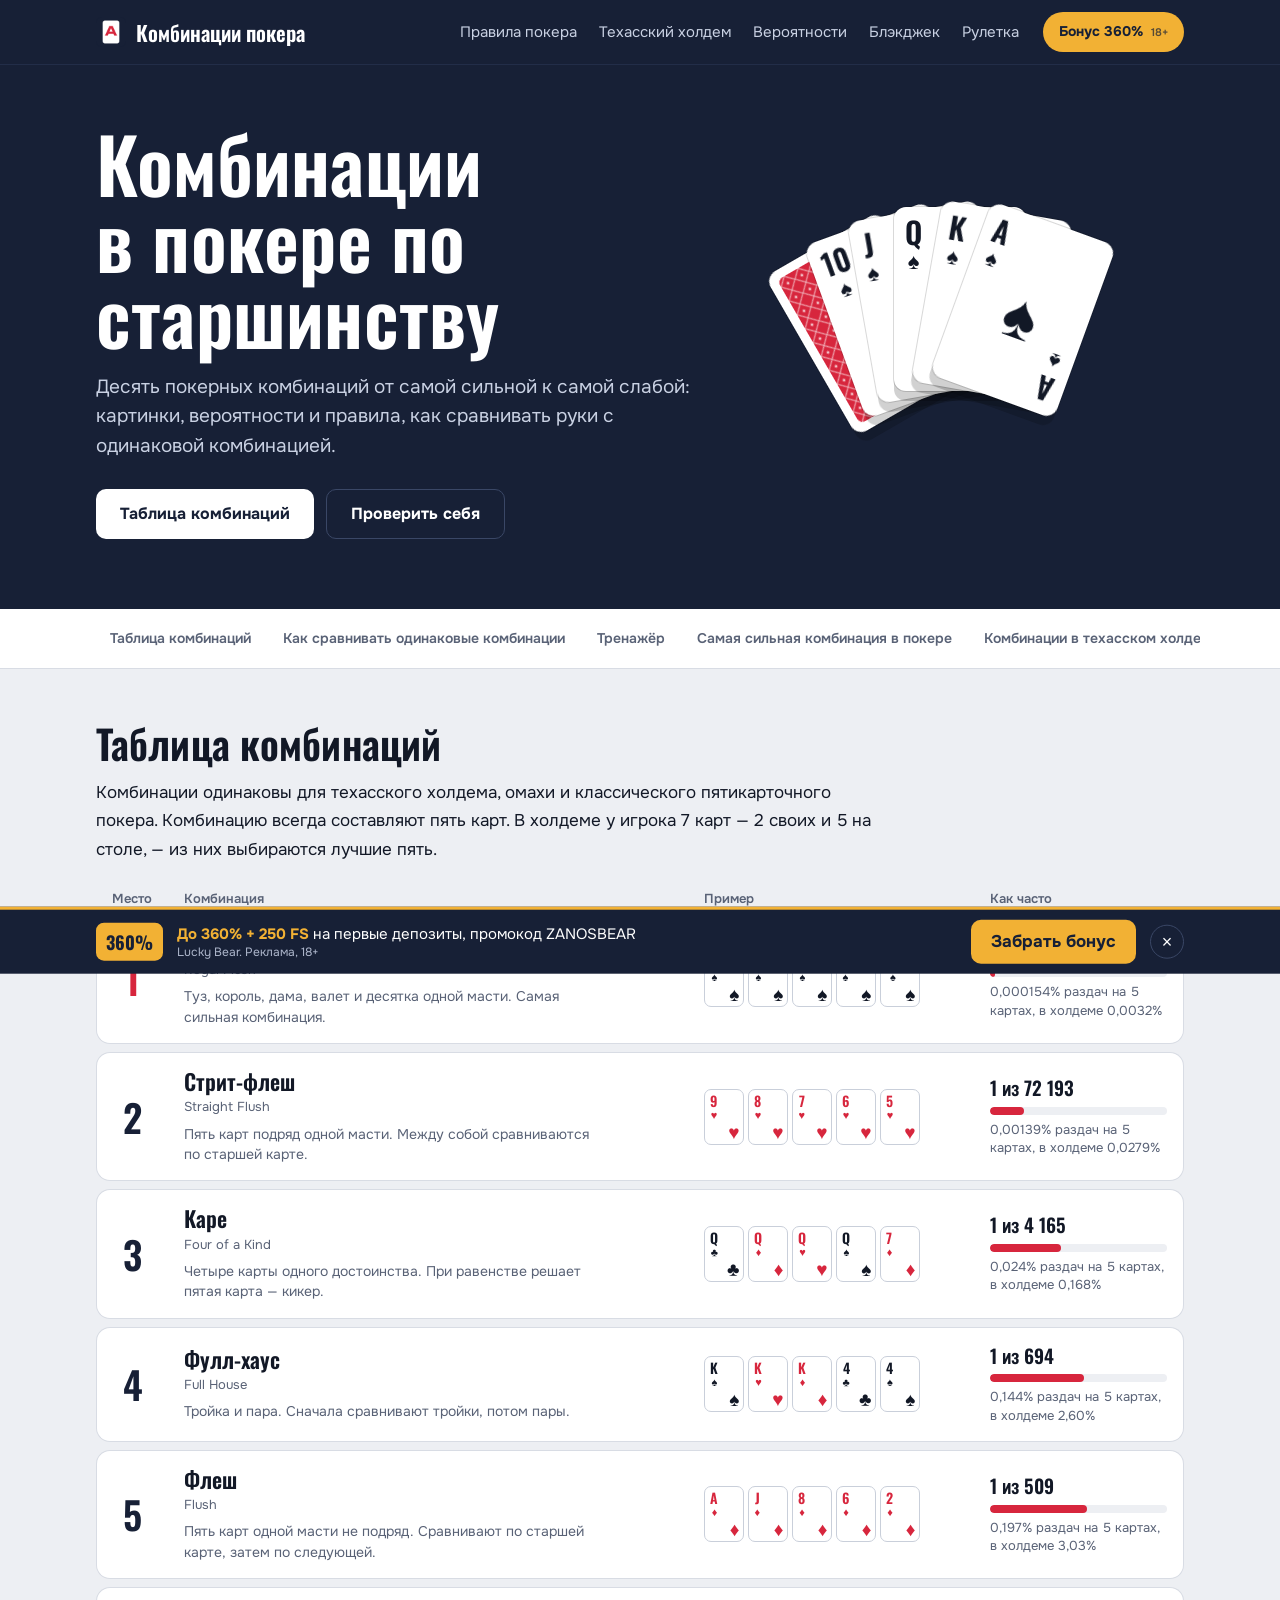
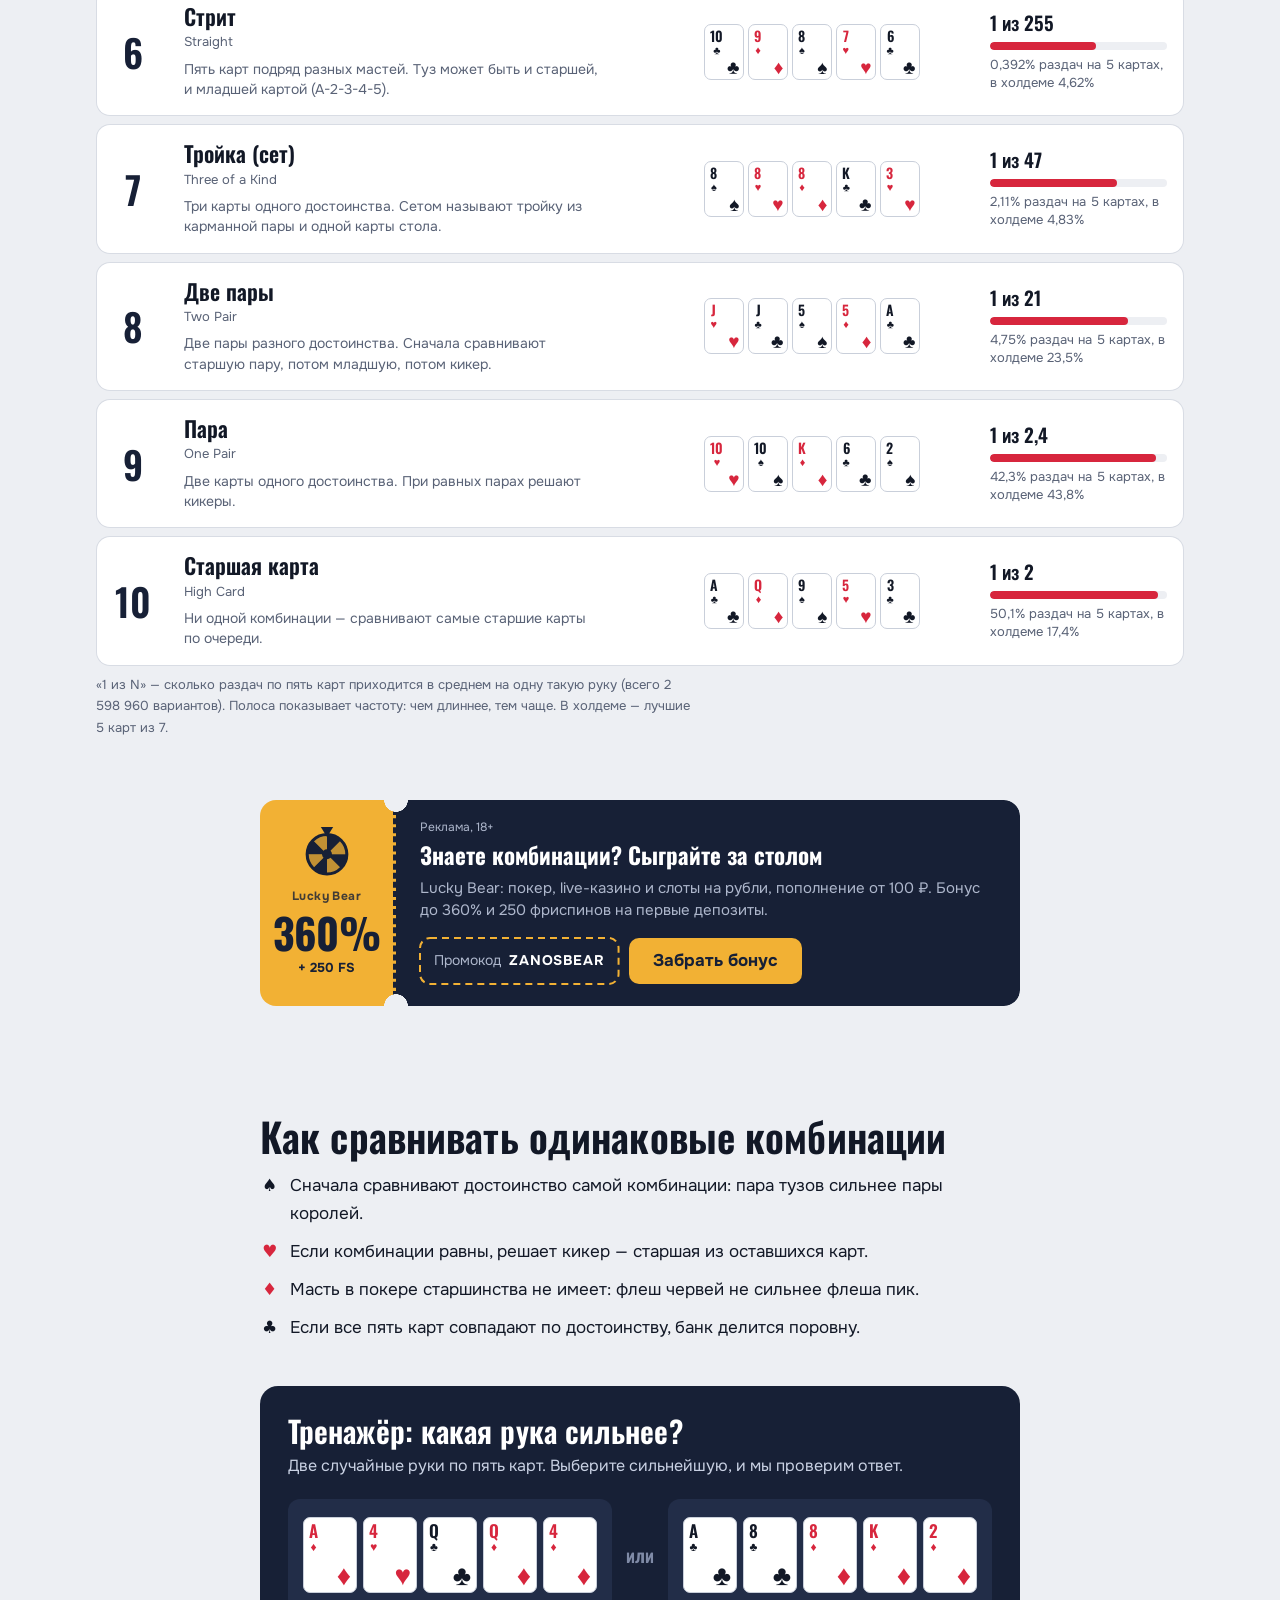
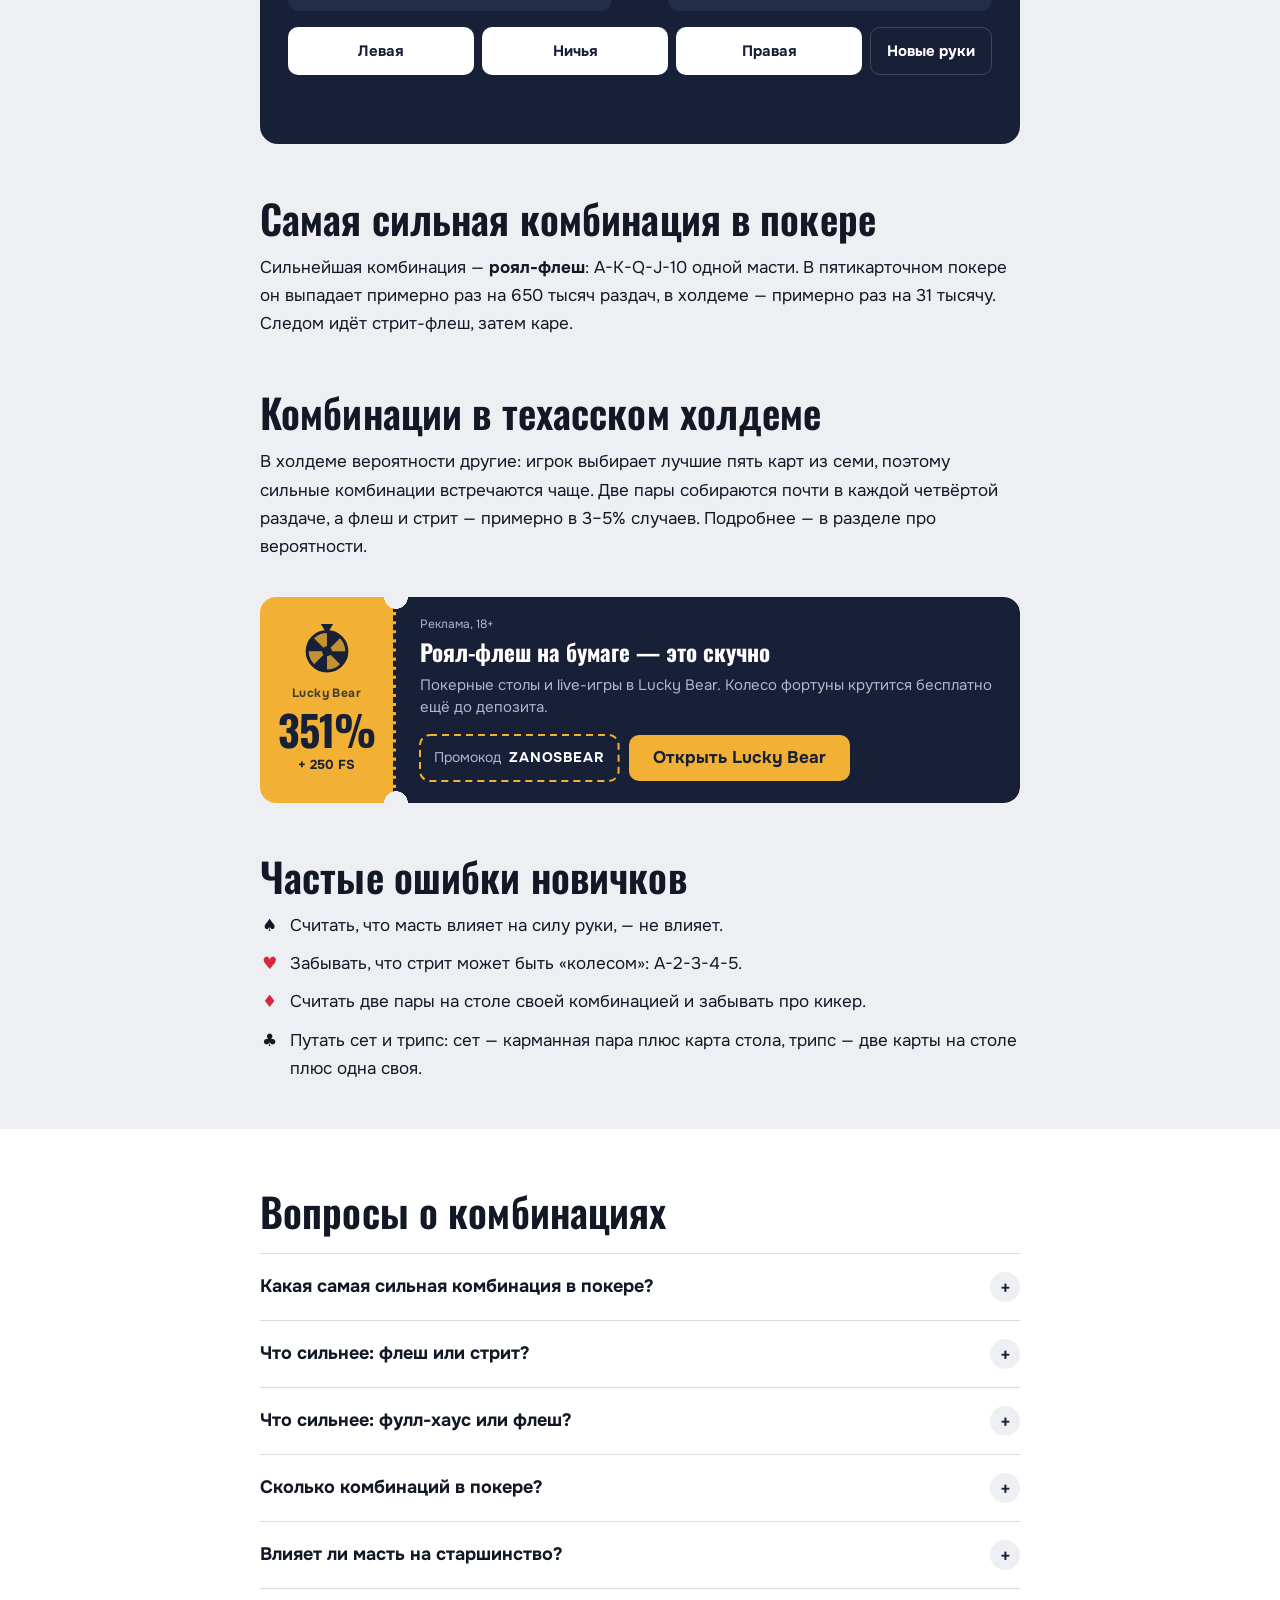
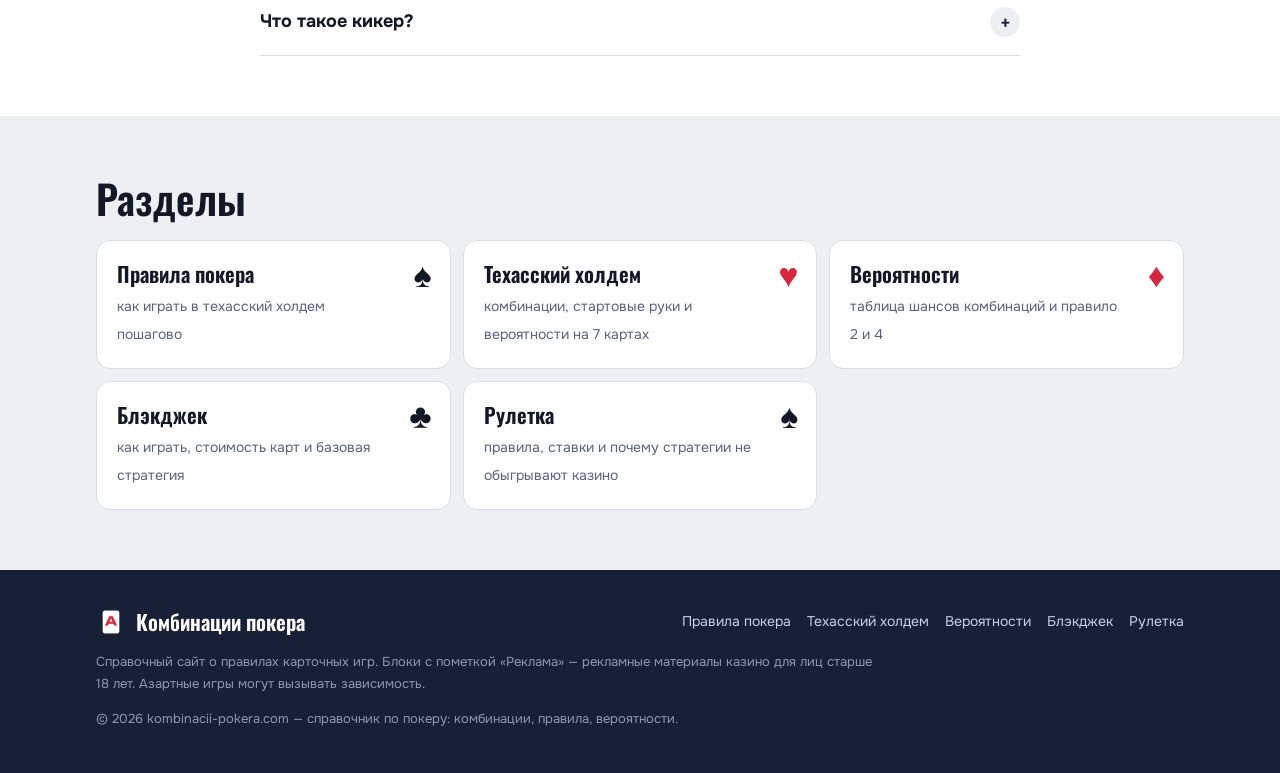
<file: index.html>
<!DOCTYPE html>
<html lang="ru">
<head>
<meta charset="utf-8" />
<meta name="viewport" content="width=device-width, initial-scale=1" />
<title>Комбинации в покере по старшинству — таблица с картинками и вероятностями</title>
<meta name="description" content="Все комбинации в покере по старшинству: от роял-флеша до старшей карты. Таблица с картинками, вероятности в 5-карточном покере и техасском холдеме, как сравнивать руки и кикеры. Тренажёр «какая рука сильнее»." />
<meta name="keywords" content="комбинации в покере, комбинации в покере по старшинству, комбинации покера, сильнейшая комбинация в покере, комбинации в покере техасский холдем, комбинации карт в покере" />
<meta name="robots" content="index, follow, max-image-preview:large" />
<meta name="theme-color" content="#172036" />
<meta name="yandex-verification" content="bfbb67720492504c" />
<link rel="canonical" href="https://kombinacii-pokera.com/" />
<meta property="og:type" content="website" />
<meta property="og:site_name" content="Комбинации покера" />
<meta property="og:title" content="Комбинации в покере по старшинству — таблица с картинками и вероятностями" />
<meta property="og:description" content="Все комбинации в покере по старшинству: от роял-флеша до старшей карты. Таблица с картинками, вероятности в 5-карточном покере и техасском холдеме, как сравнивать руки и кикеры. Тренажёр «какая рука сильнее»." />
<meta property="og:url" content="https://kombinacii-pokera.com/" />
<meta property="og:image" content="https://kombinacii-pokera.com/assets/og.png" />
<meta property="og:locale" content="ru_RU" />
<link rel="icon" href="/favicon.ico" sizes="any" />
<link rel="apple-touch-icon" href="/assets/icon-180.png" />
<link rel="preconnect" href="https://fonts.googleapis.com" />
<link rel="preconnect" href="https://fonts.gstatic.com" crossorigin />
<link rel="stylesheet" href="https://fonts.googleapis.com/css2?family=Oswald:wght@500;600&family=Onest:wght@400;600;700&display=swap" />
<link rel="stylesheet" href="/assets/site.css?v=9" />
<script type="application/ld+json">{"@context": "https://schema.org", "@graph": [{"@type": "Organization", "@id": "https://kombinacii-pokera.com/#org", "name": "Комбинации покера", "alternateName": ["Комбинации в покере", "Покер по старшинству"], "url": "https://kombinacii-pokera.com/", "logo": {"@type": "ImageObject", "url": "https://kombinacii-pokera.com/assets/icon-180.png"}}, {"@type": "WebSite", "@id": "https://kombinacii-pokera.com/#website", "url": "https://kombinacii-pokera.com/", "name": "Комбинации покера", "inLanguage": "ru-RU", "publisher": {"@id": "https://kombinacii-pokera.com/#org"}}, {"@type": "FAQPage", "@id": "https://kombinacii-pokera.com/#faq", "mainEntity": [{"@type": "Question", "name": "Какая самая сильная комбинация в покере?", "acceptedAnswer": {"@type": "Answer", "text": "Роял-флеш: туз, король, дама, валет и десятка одной масти."}}, {"@type": "Question", "name": "Что сильнее: флеш или стрит?", "acceptedAnswer": {"@type": "Answer", "text": "Флеш. Он выпадает реже стрита, поэтому стоит выше."}}, {"@type": "Question", "name": "Что сильнее: фулл-хаус или флеш?", "acceptedAnswer": {"@type": "Answer", "text": "Фулл-хаус."}}, {"@type": "Question", "name": "Сколько комбинаций в покере?", "acceptedAnswer": {"@type": "Answer", "text": "Десять: роял-флеш, стрит-флеш, каре, фулл-хаус, флеш, стрит, тройка, две пары, пара и старшая карта."}}, {"@type": "Question", "name": "Влияет ли масть на старшинство?", "acceptedAnswer": {"@type": "Answer", "text": "Нет. При полностью равных руках банк делится."}}, {"@type": "Question", "name": "Что такое кикер?", "acceptedAnswer": {"@type": "Answer", "text": "Старшая карта вне комбинации. Она решает исход, когда комбинации у игроков одинаковые."}}]}]}</script>
<!-- Yandex.Metrika counter --><script type="text/javascript">(function(m,e,t,r,i,k,a){m[i]=m[i]||function(){(m[i].a=m[i].a||[]).push(arguments)};m[i].l=1*new Date();for(var j=0;j<document.scripts.length;j++){if(document.scripts[j].src===r){return;}}k=e.createElement(t),a=e.getElementsByTagName(t)[0],k.async=1,k.src=r,a.parentNode.insertBefore(k,a)})(window,document,"script","https://mc.yandex.ru/metrika/tag.js?id=114197072","ym");ym(114197072,"init",{ssr:true,webvisor:false,clickmap:true,ecommerce:"dataLayer",accurateTrackBounce:true,trackLinks:true});</script><noscript><div><img src="https://mc.yandex.ru/watch/114197072" style="position:absolute;left:-9999px;" alt=""></div></noscript><!-- /Yandex.Metrika counter -->
</head>
<body class="poker">
<header class="top"><div class="wrap top__in"><a class="logo" href="/"><img src="/assets/icon-180.png" alt="" width="30" height="30" />Комбинации покера</a><nav class="nav" aria-label="Меню"><a href="/pravila/">Правила покера</a><a href="/holdem/">Техасский холдем</a><a href="/veroyatnosti/">Вероятности</a><a href="/blackjack/">Блэкджек</a><a href="/ruletka/">Рулетка</a></nav><a class="hcta" href="https://joyspin757.xyz/36ieun" target="_blank" rel="nofollow sponsored noopener">Бонус 360%<span class="hcta__a">18+</span></a></div></header>
<main><section class="hero"><div class="wrap hero__in"><div><h1>Комбинации в покере по старшинству</h1><p>Десять покерных комбинаций от самой сильной к самой слабой: картинки, вероятности и правила, как сравнивать руки с одинаковой комбинацией.</p>
<div class="hero__btns"><a class="b b--w" href="#s76507">Таблица комбинаций</a><a class="b b--line" href="#quiz">Проверить себя</a></div></div>
<div class="fan" role="img" aria-label="Роял-флеш: туз, король, дама, валет и десятка пик"><span class="card card--back" style="--r:-30deg" aria-hidden="true"></span><span style="--r:-20deg" class="card" role="img" aria-label="10♠"><span class="card__i">10<i>♠︎</i></span><span class="card__s" aria-hidden="true">♠︎</span><span class="card__i card__i--b">10<i>♠︎</i></span></span><span style="--r:-10deg" class="card" role="img" aria-label="J♠"><span class="card__i">J<i>♠︎</i></span><span class="card__s" aria-hidden="true">♠︎</span><span class="card__i card__i--b">J<i>♠︎</i></span></span><span style="--r:0deg" class="card" role="img" aria-label="Q♠"><span class="card__i">Q<i>♠︎</i></span><span class="card__s" aria-hidden="true">♠︎</span><span class="card__i card__i--b">Q<i>♠︎</i></span></span><span style="--r:10deg" class="card" role="img" aria-label="K♠"><span class="card__i">K<i>♠︎</i></span><span class="card__s" aria-hidden="true">♠︎</span><span class="card__i card__i--b">K<i>♠︎</i></span></span><span style="--r:20deg" class="card" role="img" aria-label="A♠"><span class="card__i">A<i>♠︎</i></span><span class="card__s" aria-hidden="true">♠︎</span><span class="card__i card__i--b">A<i>♠︎</i></span></span></div></div></section>
<nav class="secnav" aria-label="Содержание"><div class="wrap secnav__in"><a href="#s76507">Таблица комбинаций</a><a href="#s73242">Как сравнивать одинаковые комбинации</a><a href="#quiz">Тренажёр</a><a href="#s32226">Самая сильная комбинация в покере</a><a href="#s54052">Комбинации в техасском холдеме</a><a href="#s51870">Частые ошибки новичков</a><a href="#faq">Вопросы</a></div></nav>
<div class="wrap"><section class="wide"><h2 class="wide__h" id="s76507">Таблица комбинаций</h2><p>Комбинации одинаковы для техасского холдема, омахи и классического пятикарточного покера. Комбинацию всегда составляют пять карт. В холдеме у игрока 7 карт — 2 своих и 5 на столе, — из них выбираются лучшие пять.</p><table class="lad"><thead><tr><th>Место</th><th>Комбинация</th><th>Пример</th><th>Как часто</th></tr></thead><tbody><tr><td class="lad__n">1</td><td class="lad__h"><b>Роял-флеш</b><span class="lad__en">Royal Flush</span><small>Туз, король, дама, валет и десятка одной масти. Самая сильная комбинация.</small></td><td class="lad__c"><div class="cards"><span class="card" role="img" aria-label="A♠"><span class="card__i">A<i>♠︎</i></span><span class="card__s" aria-hidden="true">♠︎</span></span><span class="card" role="img" aria-label="K♠"><span class="card__i">K<i>♠︎</i></span><span class="card__s" aria-hidden="true">♠︎</span></span><span class="card" role="img" aria-label="Q♠"><span class="card__i">Q<i>♠︎</i></span><span class="card__s" aria-hidden="true">♠︎</span></span><span class="card" role="img" aria-label="J♠"><span class="card__i">J<i>♠︎</i></span><span class="card__s" aria-hidden="true">♠︎</span></span><span class="card" role="img" aria-label="10♠"><span class="card__i">10<i>♠︎</i></span><span class="card__s" aria-hidden="true">♠︎</span></span></div></td><td class="lad__p"><span class="odds">1 из 649 740</span><span class="meter" title="Частота: 0,000154%"><i style="width:3%"></i></span><small>0,000154% раздач на 5 картах, в холдеме 0,0032%</small></td></tr><tr><td class="lad__n">2</td><td class="lad__h"><b>Стрит-флеш</b><span class="lad__en">Straight Flush</span><small>Пять карт подряд одной масти. Между собой сравниваются по старшей карте.</small></td><td class="lad__c"><div class="cards"><span class="card r" role="img" aria-label="9♥"><span class="card__i">9<i>♥︎</i></span><span class="card__s" aria-hidden="true">♥︎</span></span><span class="card r" role="img" aria-label="8♥"><span class="card__i">8<i>♥︎</i></span><span class="card__s" aria-hidden="true">♥︎</span></span><span class="card r" role="img" aria-label="7♥"><span class="card__i">7<i>♥︎</i></span><span class="card__s" aria-hidden="true">♥︎</span></span><span class="card r" role="img" aria-label="6♥"><span class="card__i">6<i>♥︎</i></span><span class="card__s" aria-hidden="true">♥︎</span></span><span class="card r" role="img" aria-label="5♥"><span class="card__i">5<i>♥︎</i></span><span class="card__s" aria-hidden="true">♥︎</span></span></div></td><td class="lad__p"><span class="odds">1 из 72 193</span><span class="meter" title="Частота: 0,00139%"><i style="width:19%"></i></span><small>0,00139% раздач на 5 картах, в холдеме 0,0279%</small></td></tr><tr><td class="lad__n">3</td><td class="lad__h"><b>Каре</b><span class="lad__en">Four of a Kind</span><small>Четыре карты одного достоинства. При равенстве решает пятая карта — кикер.</small></td><td class="lad__c"><div class="cards"><span class="card" role="img" aria-label="Q♣"><span class="card__i">Q<i>♣︎</i></span><span class="card__s" aria-hidden="true">♣︎</span></span><span class="card r" role="img" aria-label="Q♦"><span class="card__i">Q<i>♦︎</i></span><span class="card__s" aria-hidden="true">♦︎</span></span><span class="card r" role="img" aria-label="Q♥"><span class="card__i">Q<i>♥︎</i></span><span class="card__s" aria-hidden="true">♥︎</span></span><span class="card" role="img" aria-label="Q♠"><span class="card__i">Q<i>♠︎</i></span><span class="card__s" aria-hidden="true">♠︎</span></span><span class="card r" role="img" aria-label="7♦"><span class="card__i">7<i>♦︎</i></span><span class="card__s" aria-hidden="true">♦︎</span></span></div></td><td class="lad__p"><span class="odds">1 из 4 165</span><span class="meter" title="Частота: 0,024%"><i style="width:40%"></i></span><small>0,024% раздач на 5 картах, в холдеме 0,168%</small></td></tr><tr><td class="lad__n">4</td><td class="lad__h"><b>Фулл-хаус</b><span class="lad__en">Full House</span><small>Тройка и пара. Сначала сравнивают тройки, потом пары.</small></td><td class="lad__c"><div class="cards"><span class="card" role="img" aria-label="K♠"><span class="card__i">K<i>♠︎</i></span><span class="card__s" aria-hidden="true">♠︎</span></span><span class="card r" role="img" aria-label="K♥"><span class="card__i">K<i>♥︎</i></span><span class="card__s" aria-hidden="true">♥︎</span></span><span class="card r" role="img" aria-label="K♦"><span class="card__i">K<i>♦︎</i></span><span class="card__s" aria-hidden="true">♦︎</span></span><span class="card" role="img" aria-label="4♣"><span class="card__i">4<i>♣︎</i></span><span class="card__s" aria-hidden="true">♣︎</span></span><span class="card" role="img" aria-label="4♠"><span class="card__i">4<i>♠︎</i></span><span class="card__s" aria-hidden="true">♠︎</span></span></div></td><td class="lad__p"><span class="odds">1 из 694</span><span class="meter" title="Частота: 0,144%"><i style="width:53%"></i></span><small>0,144% раздач на 5 картах, в холдеме 2,60%</small></td></tr><tr><td class="lad__n">5</td><td class="lad__h"><b>Флеш</b><span class="lad__en">Flush</span><small>Пять карт одной масти не подряд. Сравнивают по старшей карте, затем по следующей.</small></td><td class="lad__c"><div class="cards"><span class="card r" role="img" aria-label="A♦"><span class="card__i">A<i>♦︎</i></span><span class="card__s" aria-hidden="true">♦︎</span></span><span class="card r" role="img" aria-label="J♦"><span class="card__i">J<i>♦︎</i></span><span class="card__s" aria-hidden="true">♦︎</span></span><span class="card r" role="img" aria-label="8♦"><span class="card__i">8<i>♦︎</i></span><span class="card__s" aria-hidden="true">♦︎</span></span><span class="card r" role="img" aria-label="6♦"><span class="card__i">6<i>♦︎</i></span><span class="card__s" aria-hidden="true">♦︎</span></span><span class="card r" role="img" aria-label="2♦"><span class="card__i">2<i>♦︎</i></span><span class="card__s" aria-hidden="true">♦︎</span></span></div></td><td class="lad__p"><span class="odds">1 из 509</span><span class="meter" title="Частота: 0,197%"><i style="width:55%"></i></span><small>0,197% раздач на 5 картах, в холдеме 3,03%</small></td></tr><tr><td class="lad__n">6</td><td class="lad__h"><b>Стрит</b><span class="lad__en">Straight</span><small>Пять карт подряд разных мастей. Туз может быть и старшей, и младшей картой (A-2-3-4-5).</small></td><td class="lad__c"><div class="cards"><span class="card" role="img" aria-label="10♣"><span class="card__i">10<i>♣︎</i></span><span class="card__s" aria-hidden="true">♣︎</span></span><span class="card r" role="img" aria-label="9♦"><span class="card__i">9<i>♦︎</i></span><span class="card__s" aria-hidden="true">♦︎</span></span><span class="card" role="img" aria-label="8♠"><span class="card__i">8<i>♠︎</i></span><span class="card__s" aria-hidden="true">♠︎</span></span><span class="card r" role="img" aria-label="7♥"><span class="card__i">7<i>♥︎</i></span><span class="card__s" aria-hidden="true">♥︎</span></span><span class="card" role="img" aria-label="6♣"><span class="card__i">6<i>♣︎</i></span><span class="card__s" aria-hidden="true">♣︎</span></span></div></td><td class="lad__p"><span class="odds">1 из 255</span><span class="meter" title="Частота: 0,392%"><i style="width:60%"></i></span><small>0,392% раздач на 5 картах, в холдеме 4,62%</small></td></tr><tr><td class="lad__n">7</td><td class="lad__h"><b>Тройка (сет)</b><span class="lad__en">Three of a Kind</span><small>Три карты одного достоинства. Сетом называют тройку из карманной пары и одной карты стола.</small></td><td class="lad__c"><div class="cards"><span class="card" role="img" aria-label="8♠"><span class="card__i">8<i>♠︎</i></span><span class="card__s" aria-hidden="true">♠︎</span></span><span class="card r" role="img" aria-label="8♥"><span class="card__i">8<i>♥︎</i></span><span class="card__s" aria-hidden="true">♥︎</span></span><span class="card r" role="img" aria-label="8♦"><span class="card__i">8<i>♦︎</i></span><span class="card__s" aria-hidden="true">♦︎</span></span><span class="card" role="img" aria-label="K♣"><span class="card__i">K<i>♣︎</i></span><span class="card__s" aria-hidden="true">♣︎</span></span><span class="card r" role="img" aria-label="3♥"><span class="card__i">3<i>♥︎</i></span><span class="card__s" aria-hidden="true">♥︎</span></span></div></td><td class="lad__p"><span class="odds">1 из 47</span><span class="meter" title="Частота: 2,11%"><i style="width:72%"></i></span><small>2,11% раздач на 5 картах, в холдеме 4,83%</small></td></tr><tr><td class="lad__n">8</td><td class="lad__h"><b>Две пары</b><span class="lad__en">Two Pair</span><small>Две пары разного достоинства. Сначала сравнивают старшую пару, потом младшую, потом кикер.</small></td><td class="lad__c"><div class="cards"><span class="card r" role="img" aria-label="J♥"><span class="card__i">J<i>♥︎</i></span><span class="card__s" aria-hidden="true">♥︎</span></span><span class="card" role="img" aria-label="J♣"><span class="card__i">J<i>♣︎</i></span><span class="card__s" aria-hidden="true">♣︎</span></span><span class="card" role="img" aria-label="5♠"><span class="card__i">5<i>♠︎</i></span><span class="card__s" aria-hidden="true">♠︎</span></span><span class="card r" role="img" aria-label="5♦"><span class="card__i">5<i>♦︎</i></span><span class="card__s" aria-hidden="true">♦︎</span></span><span class="card" role="img" aria-label="A♣"><span class="card__i">A<i>♣︎</i></span><span class="card__s" aria-hidden="true">♣︎</span></span></div></td><td class="lad__p"><span class="odds">1 из 21</span><span class="meter" title="Частота: 4,75%"><i style="width:78%"></i></span><small>4,75% раздач на 5 картах, в холдеме 23,5%</small></td></tr><tr><td class="lad__n">9</td><td class="lad__h"><b>Пара</b><span class="lad__en">One Pair</span><small>Две карты одного достоинства. При равных парах решают кикеры.</small></td><td class="lad__c"><div class="cards"><span class="card r" role="img" aria-label="10♥"><span class="card__i">10<i>♥︎</i></span><span class="card__s" aria-hidden="true">♥︎</span></span><span class="card" role="img" aria-label="10♠"><span class="card__i">10<i>♠︎</i></span><span class="card__s" aria-hidden="true">♠︎</span></span><span class="card r" role="img" aria-label="K♦"><span class="card__i">K<i>♦︎</i></span><span class="card__s" aria-hidden="true">♦︎</span></span><span class="card" role="img" aria-label="6♣"><span class="card__i">6<i>♣︎</i></span><span class="card__s" aria-hidden="true">♣︎</span></span><span class="card" role="img" aria-label="2♠"><span class="card__i">2<i>♠︎</i></span><span class="card__s" aria-hidden="true">♠︎</span></span></div></td><td class="lad__p"><span class="odds">1 из 2,4</span><span class="meter" title="Частота: 42,3%"><i style="width:94%"></i></span><small>42,3% раздач на 5 картах, в холдеме 43,8%</small></td></tr><tr><td class="lad__n">10</td><td class="lad__h"><b>Старшая карта</b><span class="lad__en">High Card</span><small>Ни одной комбинации — сравнивают самые старшие карты по очереди.</small></td><td class="lad__c"><div class="cards"><span class="card" role="img" aria-label="A♣"><span class="card__i">A<i>♣︎</i></span><span class="card__s" aria-hidden="true">♣︎</span></span><span class="card r" role="img" aria-label="Q♦"><span class="card__i">Q<i>♦︎</i></span><span class="card__s" aria-hidden="true">♦︎</span></span><span class="card" role="img" aria-label="9♠"><span class="card__i">9<i>♠︎</i></span><span class="card__s" aria-hidden="true">♠︎</span></span><span class="card r" role="img" aria-label="5♥"><span class="card__i">5<i>♥︎</i></span><span class="card__s" aria-hidden="true">♥︎</span></span><span class="card" role="img" aria-label="3♣"><span class="card__i">3<i>♣︎</i></span><span class="card__s" aria-hidden="true">♣︎</span></span></div></td><td class="lad__p"><span class="odds">1 из 2</span><span class="meter" title="Частота: 50,1%"><i style="width:95%"></i></span><small>50,1% раздач на 5 картах, в холдеме 17,4%</small></td></tr></tbody></table><p class="note">«1 из N» — сколько раздач по пять карт приходится в среднем на одну такую руку (всего 2 598 960 вариантов). Полоса показывает частоту: чем длиннее, тем чаще. В холдеме — лучшие 5 карт из 7.</p></section><div class="col"><aside class="lbc"><div class="lbc__stub"><span class="lbc__wheel" aria-hidden="true"><svg viewBox="-20 -22 40 42"><g class="lbw"><path d="M0 0L0.00 -16.00A16 16 0 0 1 11.31 -11.31z" fill="currentColor" fill-opacity="1"/><path d="M0 0L11.31 -11.31A16 16 0 0 1 16.00 0.00z" fill="currentColor" fill-opacity=".22"/><path d="M0 0L16.00 0.00A16 16 0 0 1 11.31 11.31z" fill="currentColor" fill-opacity="1"/><path d="M0 0L11.31 11.31A16 16 0 0 1 0.00 16.00z" fill="currentColor" fill-opacity=".22"/><path d="M0 0L0.00 16.00A16 16 0 0 1 -11.31 11.31z" fill="currentColor" fill-opacity="1"/><path d="M0 0L-11.31 11.31A16 16 0 0 1 -16.00 0.00z" fill="currentColor" fill-opacity=".22"/><path d="M0 0L-16.00 0.00A16 16 0 0 1 -11.31 -11.31z" fill="currentColor" fill-opacity="1"/><path d="M0 0L-11.31 -11.31A16 16 0 0 1 -0.00 -16.00z" fill="currentColor" fill-opacity=".22"/></g><circle r="16" fill="none" stroke="currentColor" stroke-width="2.5"/><circle r="4" fill="currentColor"/><path d="M-5 -22h10l-5 8z" fill="currentColor"/></svg></span><span class="lbc__brand">Lucky Bear</span><b class="lbc__pct">360%</b><span class="lbc__fs">+ 250 FS</span></div><div class="lbc__main"><p class="lbc__ad">Реклама, 18+</p><p class="lbc__t">Знаете комбинации? Сыграйте за столом</p><p class="lbc__d">Lucky Bear: покер, live-казино и слоты на рубли, пополнение от 100 ₽. Бонус до 360% и 250 фриспинов на первые депозиты.</p><div class="lbc__row"><span class="lbc__code"><svg class="lbc__ants" aria-hidden="true"><rect width="100%" height="100%" rx="10"/></svg>Промокод <b>ZANOSBEAR</b></span><a class="lbc__go" href="https://joyspin757.xyz/36ieun" target="_blank" rel="nofollow sponsored noopener">Забрать бонус</a></div></div></aside><article class="art"><h2 id="s73242">Как сравнивать одинаковые комбинации</h2><ul><li>Сначала сравнивают достоинство самой комбинации: пара тузов сильнее пары королей.</li><li>Если комбинации равны, решает кикер — старшая из оставшихся карт.</li><li>Масть в покере старшинства не имеет: флеш червей не сильнее флеша пик.</li><li>Если все пять карт совпадают по достоинству, банк делится поровну.</li></ul><section class="quiz" id="quiz" aria-labelledby="qt"><h2 id="qt">Тренажёр: какая рука сильнее?<span class="quiz__score" id="qs"></span></h2><p>Две случайные руки по пять карт. Выберите сильнейшую, и мы проверим ответ.</p>
<div class="quiz__hands"><div class="quiz__h"><div class="cards" id="qa"></div></div><span class="quiz__vs" aria-hidden="true">или</span><div class="quiz__h"><div class="cards" id="qb"></div></div></div>
<div class="quiz__b"><button type="button" data-q="1">Левая</button><button type="button" data-q="0">Ничья</button><button type="button" data-q="-1">Правая</button><button type="button" class="alt" id="qn">Новые руки</button></div>
<div class="quiz__r" id="qr" aria-live="polite"></div><aside class="lbc" id="qpromo"><div class="lbc__stub"><span class="lbc__wheel" aria-hidden="true"><svg viewBox="-20 -22 40 42"><g class="lbw"><path d="M0 0L0.00 -16.00A16 16 0 0 1 11.31 -11.31z" fill="currentColor" fill-opacity="1"/><path d="M0 0L11.31 -11.31A16 16 0 0 1 16.00 0.00z" fill="currentColor" fill-opacity=".22"/><path d="M0 0L16.00 0.00A16 16 0 0 1 11.31 11.31z" fill="currentColor" fill-opacity="1"/><path d="M0 0L11.31 11.31A16 16 0 0 1 0.00 16.00z" fill="currentColor" fill-opacity=".22"/><path d="M0 0L0.00 16.00A16 16 0 0 1 -11.31 11.31z" fill="currentColor" fill-opacity="1"/><path d="M0 0L-11.31 11.31A16 16 0 0 1 -16.00 0.00z" fill="currentColor" fill-opacity=".22"/><path d="M0 0L-16.00 0.00A16 16 0 0 1 -11.31 -11.31z" fill="currentColor" fill-opacity="1"/><path d="M0 0L-11.31 -11.31A16 16 0 0 1 -0.00 -16.00z" fill="currentColor" fill-opacity=".22"/></g><circle r="16" fill="none" stroke="currentColor" stroke-width="2.5"/><circle r="4" fill="currentColor"/><path d="M-5 -22h10l-5 8z" fill="currentColor"/></svg></span><span class="lbc__brand">Lucky Bear</span><b class="lbc__pct">360%</b><span class="lbc__fs">+ 250 FS</span></div><div class="lbc__main"><p class="lbc__ad">Реклама, 18+</p><p class="lbc__t">Три верных ответа — вы знаете комбинации</p><p class="lbc__d">Lucky Bear: покер, live-казино и слоты на рубли, пополнение от 100 ₽. Бонус до 360% и 250 фриспинов на первые депозиты.</p><div class="lbc__row"><span class="lbc__code"><svg class="lbc__ants" aria-hidden="true"><rect width="100%" height="100%" rx="10"/></svg>Промокод <b>ZANOSBEAR</b></span><a class="lbc__go" href="https://joyspin757.xyz/36ieun" target="_blank" rel="nofollow sponsored noopener">Забрать бонус</a></div></div></aside></section>
<script>(function(){var R='23456789TJQKA',S=['\u2660','\u2665','\u2666','\u2663'],V='\ufe0e',N=['Старшая карта','Пара','Две пары','Тройка','Стрит','Флеш','Фулл-хаус','Каре','Стрит-флеш','Роял-флеш'],ok3=0,tot=0;
function deck(){var d=[];for(var r=0;r<13;r++)for(var s=0;s<4;s++)d.push({r:r+2,s:s});for(var i=d.length-1;i>0;i--){var j=Math.floor(Math.random()*(i+1)),t=d[i];d[i]=d[j];d[j]=t}return d}
function ev(h){var rs=h.map(function(c){return c.r}).sort(function(a,b){return b-a}),fl=h.every(function(c){return c.s===h[0].s}),cnt={};rs.forEach(function(r){cnt[r]=(cnt[r]||0)+1});
var g=Object.keys(cnt).map(Number).sort(function(a,b){return cnt[b]-cnt[a]||b-a}),u=Object.keys(cnt).map(Number).sort(function(a,b){return b-a}),st=0;
if(u.length===5){if(u[0]-u[4]===4)st=u[0];else if(u.join()==='14,5,4,3,2')st=5}
var c=g.map(function(r){return cnt[r]}),k;
if(st&&fl)k=[st===14?9:8,st];else if(c[0]===4)k=[7].concat(g);else if(c[0]===3&&c[1]===2)k=[6].concat(g);else if(fl)k=[5].concat(rs);else if(st)k=[4,st];
else if(c[0]===3)k=[3].concat(g);else if(c[0]===2&&c[1]===2)k=[2].concat(g);else if(c[0]===2)k=[1].concat(g);else k=[0].concat(rs);return k}
function cmp(a,b){for(var i=0;i<Math.max(a.length,b.length);i++){var x=a[i]||0,y=b[i]||0;if(x!==y)return x>y?1:-1}return 0}
function cd(c){var r=R[c.r-2]==='T'?'10':R[c.r-2],s=S[c.s];return '<span class="card'+(c.s===1||c.s===2?' r':'')+'" role="img" aria-label="'+r+s+'"><span class="card__i">'+r+'<i>'+s+V+'</i></span><span class="card__s" aria-hidden="true">'+s+V+'</span></span>'}
function show(id,h,o){document.getElementById(id).innerHTML=h.map(function(c,k){return cd(c).replace('<span class="card','<span style="--i:'+(k+o)+'" class="card is-deal')}).join('')}
function fx(el,c){if(!el)return;el.classList.remove(c);void el.offsetWidth;el.classList.add(c)}
var A,Bh,done;function deal(){var d=deck();A=d.slice(0,5);Bh=d.slice(5,10);show('qa',A,0);show('qb',Bh,5);document.getElementById('qr').textContent='';done=false;document.querySelectorAll('.quiz__h').forEach(function(h){h.classList.remove('is-win','is-lose')});document.querySelectorAll('.quiz [data-q]').forEach(function(x){x.classList.remove('is-ok','is-bad')});document.getElementById('qn').classList.remove('is-next')}
document.querySelectorAll('.quiz [data-q]').forEach(function(b){b.addEventListener('click',function(){if(done)return;done=true;var a=ev(A),bb=ev(Bh),res=cmp(a,bb),ok=String(res)===b.getAttribute('data-q');tot++;if(ok)ok3++;
document.getElementById('qs').textContent=ok3+' из '+tot;fx(document.getElementById('qs'),'is-pop');b.classList.add(ok?'is-ok':'is-bad');var hs=document.querySelectorAll('.quiz__h');if(res){hs[res>0?0:1].classList.add('is-win');hs[res>0?1:0].classList.add('is-lose')}document.getElementById('qn').classList.add('is-next');fx(document.getElementById('qr'),'is-new');if(ok3>=3){var qp=document.getElementById('qpromo');if(qp)qp.classList.add('on')}
document.getElementById('qr').textContent=(ok?'Верно. ':'Неверно. ')+'Слева: '+N[a[0]]+', справа: '+N[bb[0]]+(res===0?'. Ничья.':res>0?'. Сильнее левая.':'. Сильнее правая.')+' Нажмите «Новые руки».'})});
document.getElementById('qn').addEventListener('click',deal);deal()})();(function(){if(!('IntersectionObserver' in window))return;document.documentElement.classList.add('js-anim');var io=new IntersectionObserver(function(es){es.forEach(function(e){if(e.isIntersecting){e.target.classList.add('is-in');io.unobserve(e.target)}})},{threshold:.15});document.querySelectorAll('.lad').forEach(function(t){io.observe(t);setTimeout(function(){t.classList.add('is-in')},4000)})})();</script><h2 id="s32226">Самая сильная комбинация в покере</h2><p>Сильнейшая комбинация — <strong>роял-флеш</strong>: A-K-Q-J-10 одной масти. В пятикарточном покере он выпадает примерно раз на 650 тысяч раздач, в холдеме — примерно раз на 31 тысячу. Следом идёт стрит-флеш, затем каре.</p><h2 id="s54052">Комбинации в техасском холдеме</h2><p>В холдеме вероятности другие: игрок выбирает лучшие пять карт из семи, поэтому сильные комбинации встречаются чаще. Две пары собираются почти в каждой четвёртой раздаче, а флеш и стрит — примерно в 3–5% случаев. Подробнее — в разделе про вероятности.</p><aside class="lbc"><div class="lbc__stub"><span class="lbc__wheel" aria-hidden="true"><svg viewBox="-20 -22 40 42"><g class="lbw"><path d="M0 0L0.00 -16.00A16 16 0 0 1 11.31 -11.31z" fill="currentColor" fill-opacity="1"/><path d="M0 0L11.31 -11.31A16 16 0 0 1 16.00 0.00z" fill="currentColor" fill-opacity=".22"/><path d="M0 0L16.00 0.00A16 16 0 0 1 11.31 11.31z" fill="currentColor" fill-opacity="1"/><path d="M0 0L11.31 11.31A16 16 0 0 1 0.00 16.00z" fill="currentColor" fill-opacity=".22"/><path d="M0 0L0.00 16.00A16 16 0 0 1 -11.31 11.31z" fill="currentColor" fill-opacity="1"/><path d="M0 0L-11.31 11.31A16 16 0 0 1 -16.00 0.00z" fill="currentColor" fill-opacity=".22"/><path d="M0 0L-16.00 0.00A16 16 0 0 1 -11.31 -11.31z" fill="currentColor" fill-opacity="1"/><path d="M0 0L-11.31 -11.31A16 16 0 0 1 -0.00 -16.00z" fill="currentColor" fill-opacity=".22"/></g><circle r="16" fill="none" stroke="currentColor" stroke-width="2.5"/><circle r="4" fill="currentColor"/><path d="M-5 -22h10l-5 8z" fill="currentColor"/></svg></span><span class="lbc__brand">Lucky Bear</span><b class="lbc__pct">360%</b><span class="lbc__fs">+ 250 FS</span></div><div class="lbc__main"><p class="lbc__ad">Реклама, 18+</p><p class="lbc__t">Роял-флеш на бумаге — это скучно</p><p class="lbc__d">Покерные столы и live-игры в Lucky Bear. Колесо фортуны крутится бесплатно ещё до депозита.</p><div class="lbc__row"><span class="lbc__code"><svg class="lbc__ants" aria-hidden="true"><rect width="100%" height="100%" rx="10"/></svg>Промокод <b>ZANOSBEAR</b></span><a class="lbc__go" href="https://joyspin757.xyz/36ieun" target="_blank" rel="nofollow sponsored noopener">Открыть Lucky Bear</a></div></div></aside><h2 id="s51870">Частые ошибки новичков</h2><ul><li>Считать, что масть влияет на силу руки, — не влияет.</li><li>Забывать, что стрит может быть «колесом»: A-2-3-4-5.</li><li>Считать две пары на столе своей комбинацией и забывать про кикер.</li><li>Путать сет и трипс: сет — карманная пара плюс карта стола, трипс — две карты на столе плюс одна своя.</li></ul></article></div></div>
<section class="sec sec--paper" id="faq"><div class="wrap"><div class="col"><h2 class="t">Вопросы о комбинациях</h2><div class="faq"><details><summary>Какая самая сильная комбинация в покере?</summary><p>Роял-флеш: туз, король, дама, валет и десятка одной масти.</p></details><details><summary>Что сильнее: флеш или стрит?</summary><p>Флеш. Он выпадает реже стрита, поэтому стоит выше.</p></details><details><summary>Что сильнее: фулл-хаус или флеш?</summary><p>Фулл-хаус.</p></details><details><summary>Сколько комбинаций в покере?</summary><p>Десять: роял-флеш, стрит-флеш, каре, фулл-хаус, флеш, стрит, тройка, две пары, пара и старшая карта.</p></details><details><summary>Влияет ли масть на старшинство?</summary><p>Нет. При полностью равных руках банк делится.</p></details><details><summary>Что такое кикер?</summary><p>Старшая карта вне комбинации. Она решает исход, когда комбинации у игроков одинаковые.</p></details></div></div></div></section>
<section class="sec"><div class="wrap"><h2 class="t">Разделы</h2><div class="hub"><a href="/pravila/"><b>Правила покера</b><span>как играть в техасский холдем пошагово</span></a><a href="/holdem/"><b>Техасский холдем</b><span>комбинации, стартовые руки и вероятности на 7 картах</span></a><a href="/veroyatnosti/"><b>Вероятности</b><span>таблица шансов комбинаций и правило 2 и 4</span></a><a href="/blackjack/"><b>Блэкджек</b><span>как играть, стоимость карт и базовая стратегия</span></a><a href="/ruletka/"><b>Рулетка</b><span>правила, ставки и почему стратегии не обыгрывают казино</span></a></div></div></section></main>
<footer class="foot"><div class="wrap"><div class="foot__top"><a class="logo" href="/"><img src="/assets/icon-180.png" alt="" width="30" height="30" />Комбинации покера</a><nav class="foot__nav"><a href="/pravila/">Правила покера</a><a href="/holdem/">Техасский холдем</a><a href="/veroyatnosti/">Вероятности</a><a href="/blackjack/">Блэкджек</a><a href="/ruletka/">Рулетка</a></nav></div><p class="foot__note">Справочный сайт о правилах карточных игр. Блоки с пометкой «Реклама» — рекламные материалы казино для лиц старше 18 лет. Азартные игры могут вызывать зависимость.</p><p class="foot__copy">© 2026 kombinacii-pokera.com — справочник по покеру: комбинации, правила, вероятности.</p></div></footer>
<div class="lbbar" id="lbbar" role="complementary" aria-label="Реклама"><div class="lbbar__in"><span class="lbbadge">360%</span><div class="lbbar__t"><b>До 360% + 250 FS</b><span class="lbbar__d"> на первые депозиты, промокод ZANOSBEAR</span><small>Lucky Bear. Реклама, 18+</small></div><a class="lbbar__go" href="https://joyspin757.xyz/36ieun" target="_blank" rel="nofollow sponsored noopener">Забрать бонус</a><button class="lbbar__x" type="button" aria-label="Закрыть рекламу">×</button></div></div>
<script>(function(){if(!('IntersectionObserver' in window)||matchMedia('(prefers-reduced-motion: reduce)').matches)return;function spin(c){c.classList.remove('is-spin');void c.offsetWidth;c.classList.add('is-spin')}function count(c){var e=c.querySelector('.lbc__pct'),t0=null;if(!e)return;function f(t){t0=t0||t;var k=Math.min(1,(t-t0)/1100);e.textContent=Math.round(360*(1-Math.pow(1-k,3)))+'%';if(k<1)requestAnimationFrame(f);else{c.classList.add('is-pop')}}requestAnimationFrame(f)}var io=new IntersectionObserver(function(es){es.forEach(function(x){var c=x.target;if(!x.isIntersecting){c.__v=0;return}c.__v=1;if(!c.__d){c.__d=1;count(c);spin(c);setInterval(function(){if(c.__v)spin(c)},9000)}})},{threshold:.5});document.querySelectorAll('.lbc').forEach(function(c){io.observe(c)})})()</script><script>(function(){var b=document.getElementById('lbbar');if(!b)return;try{if(sessionStorage.getItem('lbx')){b.remove();return}}catch(e){}var on=false;function f(){var s=(window.scrollY||document.documentElement.scrollTop)>450;if(s!==on){on=s;b.classList.toggle('on',s);document.body.classList.toggle('has-lbbar',s)}}window.addEventListener('scroll',f,{passive:true});f();b.querySelector('.lbbar__x').addEventListener('click',function(){b.remove();document.body.classList.remove('has-lbbar');try{sessionStorage.setItem('lbx','1')}catch(e){}})})()</script>
</body>
</html>
</file>
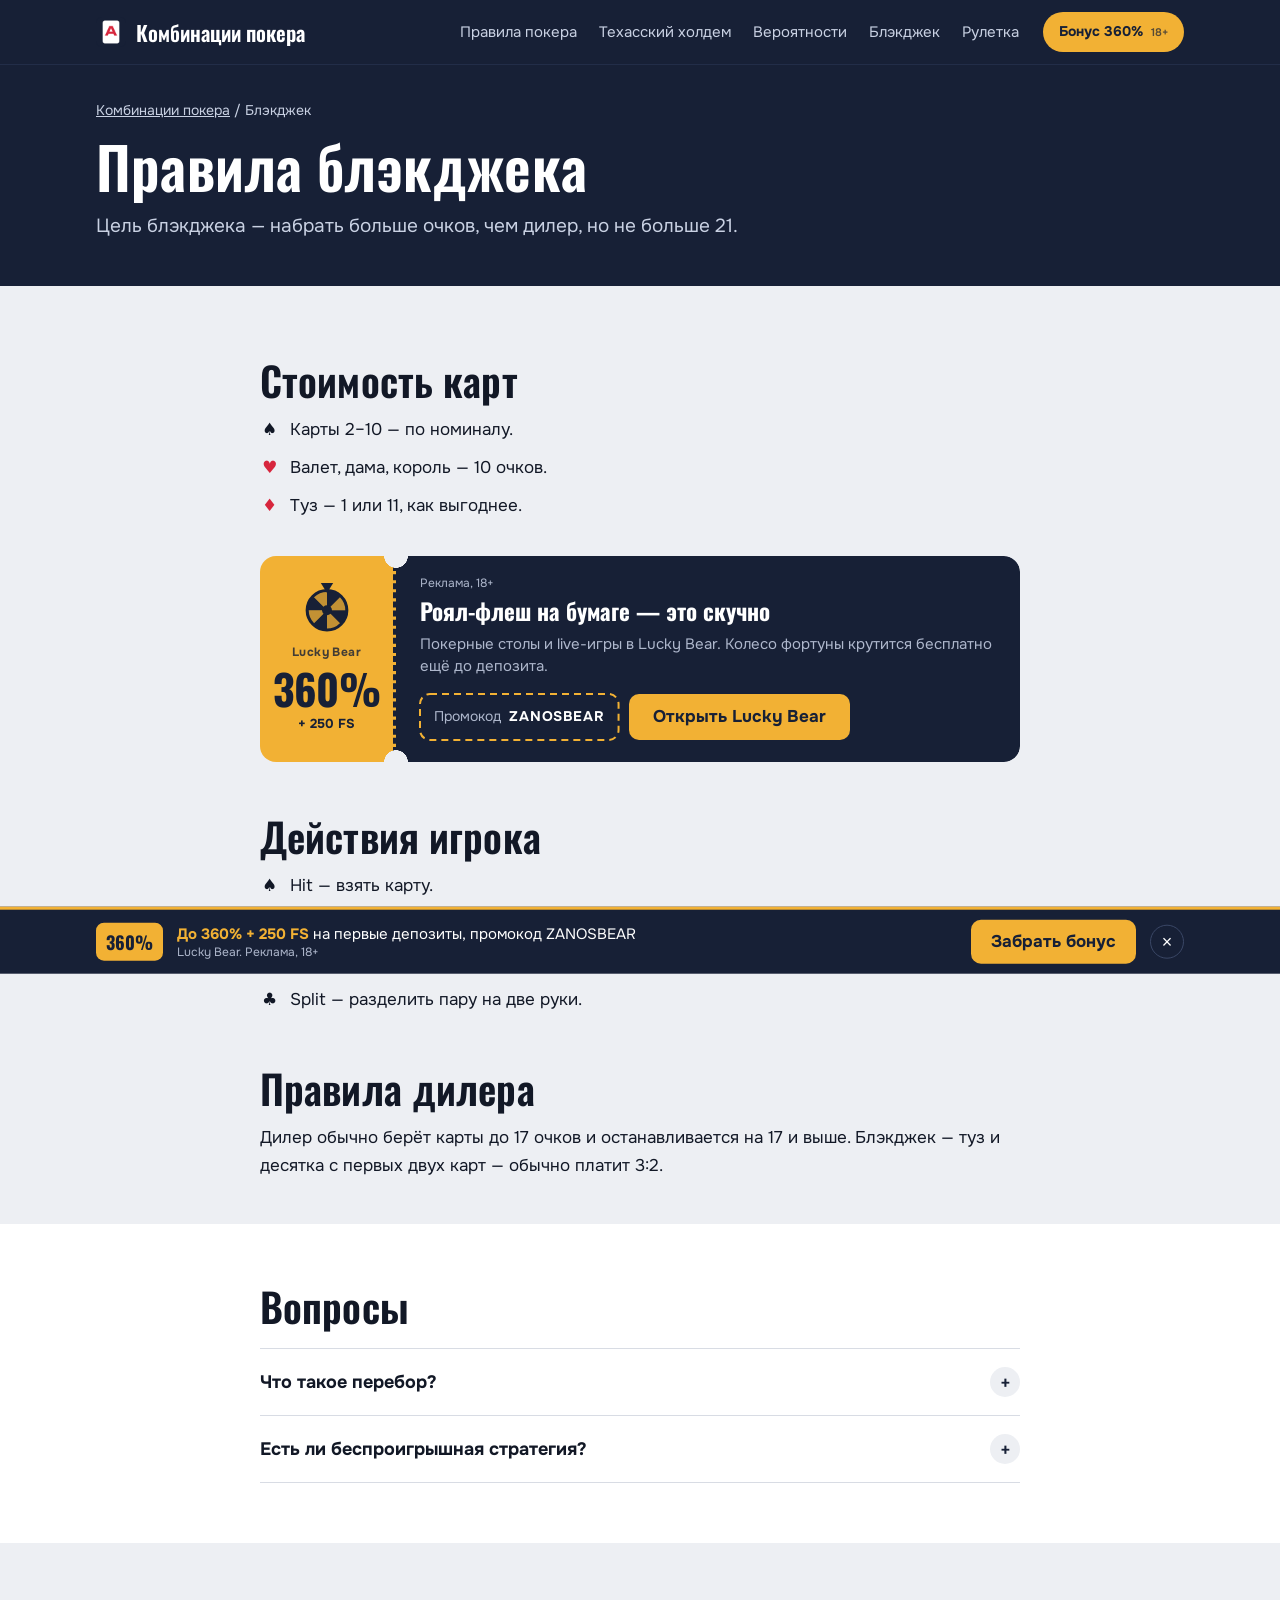
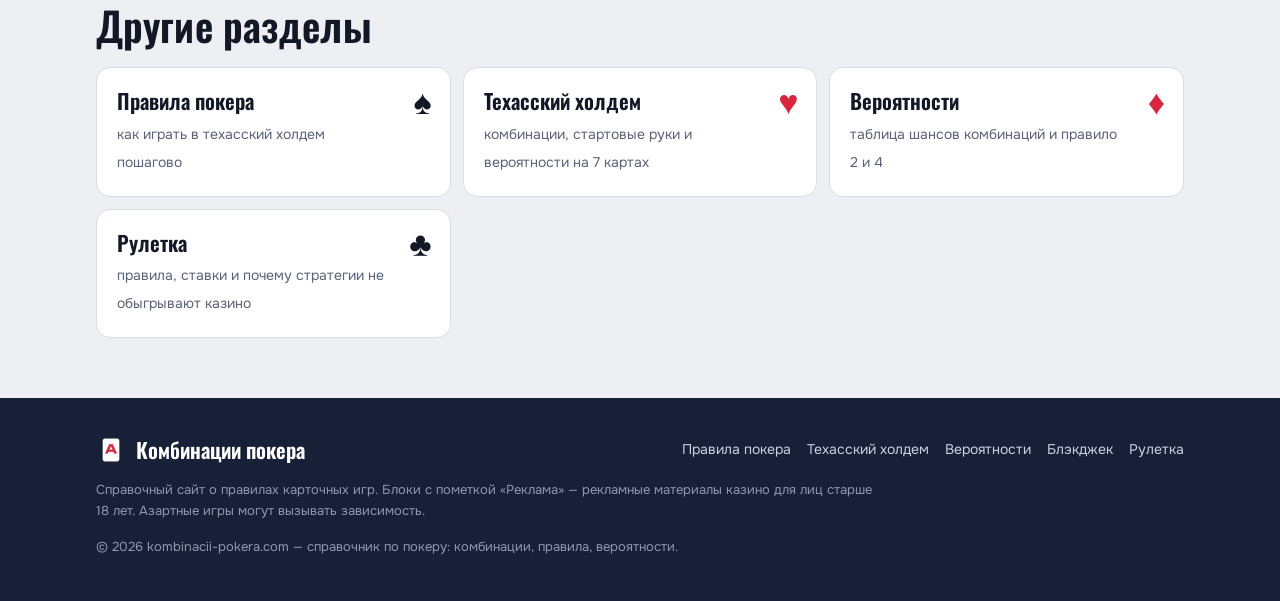
<file: blackjack/index.html>
<!DOCTYPE html>
<html lang="ru">
<head>
<meta charset="utf-8" />
<meta name="viewport" content="width=device-width, initial-scale=1" />
<title>Правила блэкджека — как играть, стоимость карт и базовая стратегия</title>
<meta name="description" content="Правила блэкджека простыми словами: цель игры, стоимость карт, действия игрока, правила дилера и основы базовой стратегии." />
<meta name="robots" content="index, follow, max-image-preview:large" />
<meta name="theme-color" content="#172036" />
<meta name="yandex-verification" content="bfbb67720492504c" />
<link rel="canonical" href="https://kombinacii-pokera.com/blackjack/" />
<meta property="og:type" content="website" />
<meta property="og:site_name" content="Комбинации покера" />
<meta property="og:title" content="Правила блэкджека — как играть, стоимость карт и базовая стратегия" />
<meta property="og:description" content="Правила блэкджека простыми словами: цель игры, стоимость карт, действия игрока, правила дилера и основы базовой стратегии." />
<meta property="og:url" content="https://kombinacii-pokera.com/blackjack/" />
<meta property="og:image" content="https://kombinacii-pokera.com/assets/og.png" />
<meta property="og:locale" content="ru_RU" />
<link rel="icon" href="/favicon.ico" sizes="any" />
<link rel="apple-touch-icon" href="/assets/icon-180.png" />
<link rel="preconnect" href="https://fonts.googleapis.com" />
<link rel="preconnect" href="https://fonts.gstatic.com" crossorigin />
<link rel="stylesheet" href="https://fonts.googleapis.com/css2?family=Oswald:wght@500;600&family=Onest:wght@400;600;700&display=swap" />
<link rel="stylesheet" href="/assets/site.css?v=9" />
<script type="application/ld+json">{"@context": "https://schema.org", "@graph": [{"@type": "WebPage", "@id": "https://kombinacii-pokera.com/blackjack/#page", "url": "https://kombinacii-pokera.com/blackjack/", "name": "Правила блэкджека — как играть, стоимость карт и базовая стратегия", "description": "Правила блэкджека простыми словами: цель игры, стоимость карт, действия игрока, правила дилера и основы базовой стратегии.", "inLanguage": "ru-RU", "isPartOf": {"@id": "https://kombinacii-pokera.com/#website"}}, {"@type": "BreadcrumbList", "itemListElement": [{"@type": "ListItem", "position": 1, "name": "Комбинации покера", "item": "https://kombinacii-pokera.com/"}, {"@type": "ListItem", "position": 2, "name": "Блэкджек", "item": "https://kombinacii-pokera.com/blackjack/"}]}, {"@type": "FAQPage", "@id": "https://kombinacii-pokera.com/blackjack/#faq", "mainEntity": [{"@type": "Question", "name": "Что такое перебор?", "acceptedAnswer": {"@type": "Answer", "text": "Больше 21 очка — рука проигрывает сразу."}}, {"@type": "Question", "name": "Есть ли беспроигрышная стратегия?", "acceptedAnswer": {"@type": "Answer", "text": "Нет. Базовая стратегия лишь уменьшает преимущество казино."}}]}]}</script>
<!-- Yandex.Metrika counter --><script type="text/javascript">(function(m,e,t,r,i,k,a){m[i]=m[i]||function(){(m[i].a=m[i].a||[]).push(arguments)};m[i].l=1*new Date();for(var j=0;j<document.scripts.length;j++){if(document.scripts[j].src===r){return;}}k=e.createElement(t),a=e.getElementsByTagName(t)[0],k.async=1,k.src=r,a.parentNode.insertBefore(k,a)})(window,document,"script","https://mc.yandex.ru/metrika/tag.js?id=114197072","ym");ym(114197072,"init",{ssr:true,webvisor:false,clickmap:true,ecommerce:"dataLayer",accurateTrackBounce:true,trackLinks:true});</script><noscript><div><img src="https://mc.yandex.ru/watch/114197072" style="position:absolute;left:-9999px;" alt=""></div></noscript><!-- /Yandex.Metrika counter -->
</head>
<body class="poker">
<header class="top"><div class="wrap top__in"><a class="logo" href="/"><img src="/assets/icon-180.png" alt="" width="30" height="30" />Комбинации покера</a><nav class="nav" aria-label="Меню"><a href="/pravila/">Правила покера</a><a href="/holdem/">Техасский холдем</a><a href="/veroyatnosti/">Вероятности</a><a href="/blackjack/">Блэкджек</a><a href="/ruletka/">Рулетка</a></nav><a class="hcta" href="https://joyspin757.xyz/36ieun" target="_blank" rel="nofollow sponsored noopener">Бонус 360%<span class="hcta__a">18+</span></a></div></header>
<main><section class="phead"><div class="wrap"><nav class="crumbs"><a href="/">Комбинации покера</a> / Блэкджек</nav>
<h1>Правила блэкджека</h1><p>Цель блэкджека — набрать больше очков, чем дилер, но не больше 21.</p></div></section><div class="wrap"><div class="col"><article class="art"><h2 id="s3484">Стоимость карт</h2><ul><li>Карты 2–10 — по номиналу.</li><li>Валет, дама, король — 10 очков.</li><li>Туз — 1 или 11, как выгоднее.</li></ul><aside class="lbc"><div class="lbc__stub"><span class="lbc__wheel" aria-hidden="true"><svg viewBox="-20 -22 40 42"><g class="lbw"><path d="M0 0L0.00 -16.00A16 16 0 0 1 11.31 -11.31z" fill="currentColor" fill-opacity="1"/><path d="M0 0L11.31 -11.31A16 16 0 0 1 16.00 0.00z" fill="currentColor" fill-opacity=".22"/><path d="M0 0L16.00 0.00A16 16 0 0 1 11.31 11.31z" fill="currentColor" fill-opacity="1"/><path d="M0 0L11.31 11.31A16 16 0 0 1 0.00 16.00z" fill="currentColor" fill-opacity=".22"/><path d="M0 0L0.00 16.00A16 16 0 0 1 -11.31 11.31z" fill="currentColor" fill-opacity="1"/><path d="M0 0L-11.31 11.31A16 16 0 0 1 -16.00 0.00z" fill="currentColor" fill-opacity=".22"/><path d="M0 0L-16.00 0.00A16 16 0 0 1 -11.31 -11.31z" fill="currentColor" fill-opacity="1"/><path d="M0 0L-11.31 -11.31A16 16 0 0 1 -0.00 -16.00z" fill="currentColor" fill-opacity=".22"/></g><circle r="16" fill="none" stroke="currentColor" stroke-width="2.5"/><circle r="4" fill="currentColor"/><path d="M-5 -22h10l-5 8z" fill="currentColor"/></svg></span><span class="lbc__brand">Lucky Bear</span><b class="lbc__pct">360%</b><span class="lbc__fs">+ 250 FS</span></div><div class="lbc__main"><p class="lbc__ad">Реклама, 18+</p><p class="lbc__t">Роял-флеш на бумаге — это скучно</p><p class="lbc__d">Покерные столы и live-игры в Lucky Bear. Колесо фортуны крутится бесплатно ещё до депозита.</p><div class="lbc__row"><span class="lbc__code"><svg class="lbc__ants" aria-hidden="true"><rect width="100%" height="100%" rx="10"/></svg>Промокод <b>ZANOSBEAR</b></span><a class="lbc__go" href="https://joyspin757.xyz/36ieun" target="_blank" rel="nofollow sponsored noopener">Открыть Lucky Bear</a></div></div></aside><h2 id="s20390">Действия игрока</h2><ul><li>Hit — взять карту.</li><li>Stand — остановиться.</li><li>Double — удвоить ставку и взять одну карту.</li><li>Split — разделить пару на две руки.</li></ul><h2 id="s4874">Правила дилера</h2><p>Дилер обычно берёт карты до 17 очков и останавливается на 17 и выше. Блэкджек — туз и десятка с первых двух карт — обычно платит 3:2.</p></article></div></div>
<section class="sec sec--paper"><div class="wrap"><div class="col"><h2 class="t">Вопросы</h2><div class="faq"><details><summary>Что такое перебор?</summary><p>Больше 21 очка — рука проигрывает сразу.</p></details><details><summary>Есть ли беспроигрышная стратегия?</summary><p>Нет. Базовая стратегия лишь уменьшает преимущество казино.</p></details></div></div></div></section>
<section class="sec"><div class="wrap"><h2 class="t">Другие разделы</h2><div class="hub"><a href="/pravila/"><b>Правила покера</b><span>как играть в техасский холдем пошагово</span></a><a href="/holdem/"><b>Техасский холдем</b><span>комбинации, стартовые руки и вероятности на 7 картах</span></a><a href="/veroyatnosti/"><b>Вероятности</b><span>таблица шансов комбинаций и правило 2 и 4</span></a><a href="/ruletka/"><b>Рулетка</b><span>правила, ставки и почему стратегии не обыгрывают казино</span></a></div></div></section></main>
<footer class="foot"><div class="wrap"><div class="foot__top"><a class="logo" href="/"><img src="/assets/icon-180.png" alt="" width="30" height="30" />Комбинации покера</a><nav class="foot__nav"><a href="/pravila/">Правила покера</a><a href="/holdem/">Техасский холдем</a><a href="/veroyatnosti/">Вероятности</a><a href="/blackjack/">Блэкджек</a><a href="/ruletka/">Рулетка</a></nav></div><p class="foot__note">Справочный сайт о правилах карточных игр. Блоки с пометкой «Реклама» — рекламные материалы казино для лиц старше 18 лет. Азартные игры могут вызывать зависимость.</p><p class="foot__copy">© 2026 kombinacii-pokera.com — справочник по покеру: комбинации, правила, вероятности.</p></div></footer>
<div class="lbbar" id="lbbar" role="complementary" aria-label="Реклама"><div class="lbbar__in"><span class="lbbadge">360%</span><div class="lbbar__t"><b>До 360% + 250 FS</b><span class="lbbar__d"> на первые депозиты, промокод ZANOSBEAR</span><small>Lucky Bear. Реклама, 18+</small></div><a class="lbbar__go" href="https://joyspin757.xyz/36ieun" target="_blank" rel="nofollow sponsored noopener">Забрать бонус</a><button class="lbbar__x" type="button" aria-label="Закрыть рекламу">×</button></div></div>
<script>(function(){if(!('IntersectionObserver' in window)||matchMedia('(prefers-reduced-motion: reduce)').matches)return;function spin(c){c.classList.remove('is-spin');void c.offsetWidth;c.classList.add('is-spin')}function count(c){var e=c.querySelector('.lbc__pct'),t0=null;if(!e)return;function f(t){t0=t0||t;var k=Math.min(1,(t-t0)/1100);e.textContent=Math.round(360*(1-Math.pow(1-k,3)))+'%';if(k<1)requestAnimationFrame(f);else{c.classList.add('is-pop')}}requestAnimationFrame(f)}var io=new IntersectionObserver(function(es){es.forEach(function(x){var c=x.target;if(!x.isIntersecting){c.__v=0;return}c.__v=1;if(!c.__d){c.__d=1;count(c);spin(c);setInterval(function(){if(c.__v)spin(c)},9000)}})},{threshold:.5});document.querySelectorAll('.lbc').forEach(function(c){io.observe(c)})})()</script><script>(function(){var b=document.getElementById('lbbar');if(!b)return;try{if(sessionStorage.getItem('lbx')){b.remove();return}}catch(e){}var on=false;function f(){var s=(window.scrollY||document.documentElement.scrollTop)>450;if(s!==on){on=s;b.classList.toggle('on',s);document.body.classList.toggle('has-lbbar',s)}}window.addEventListener('scroll',f,{passive:true});f();b.querySelector('.lbbar__x').addEventListener('click',function(){b.remove();document.body.classList.remove('has-lbbar');try{sessionStorage.setItem('lbx','1')}catch(e){}})})()</script>
</body>
</html>
</file>
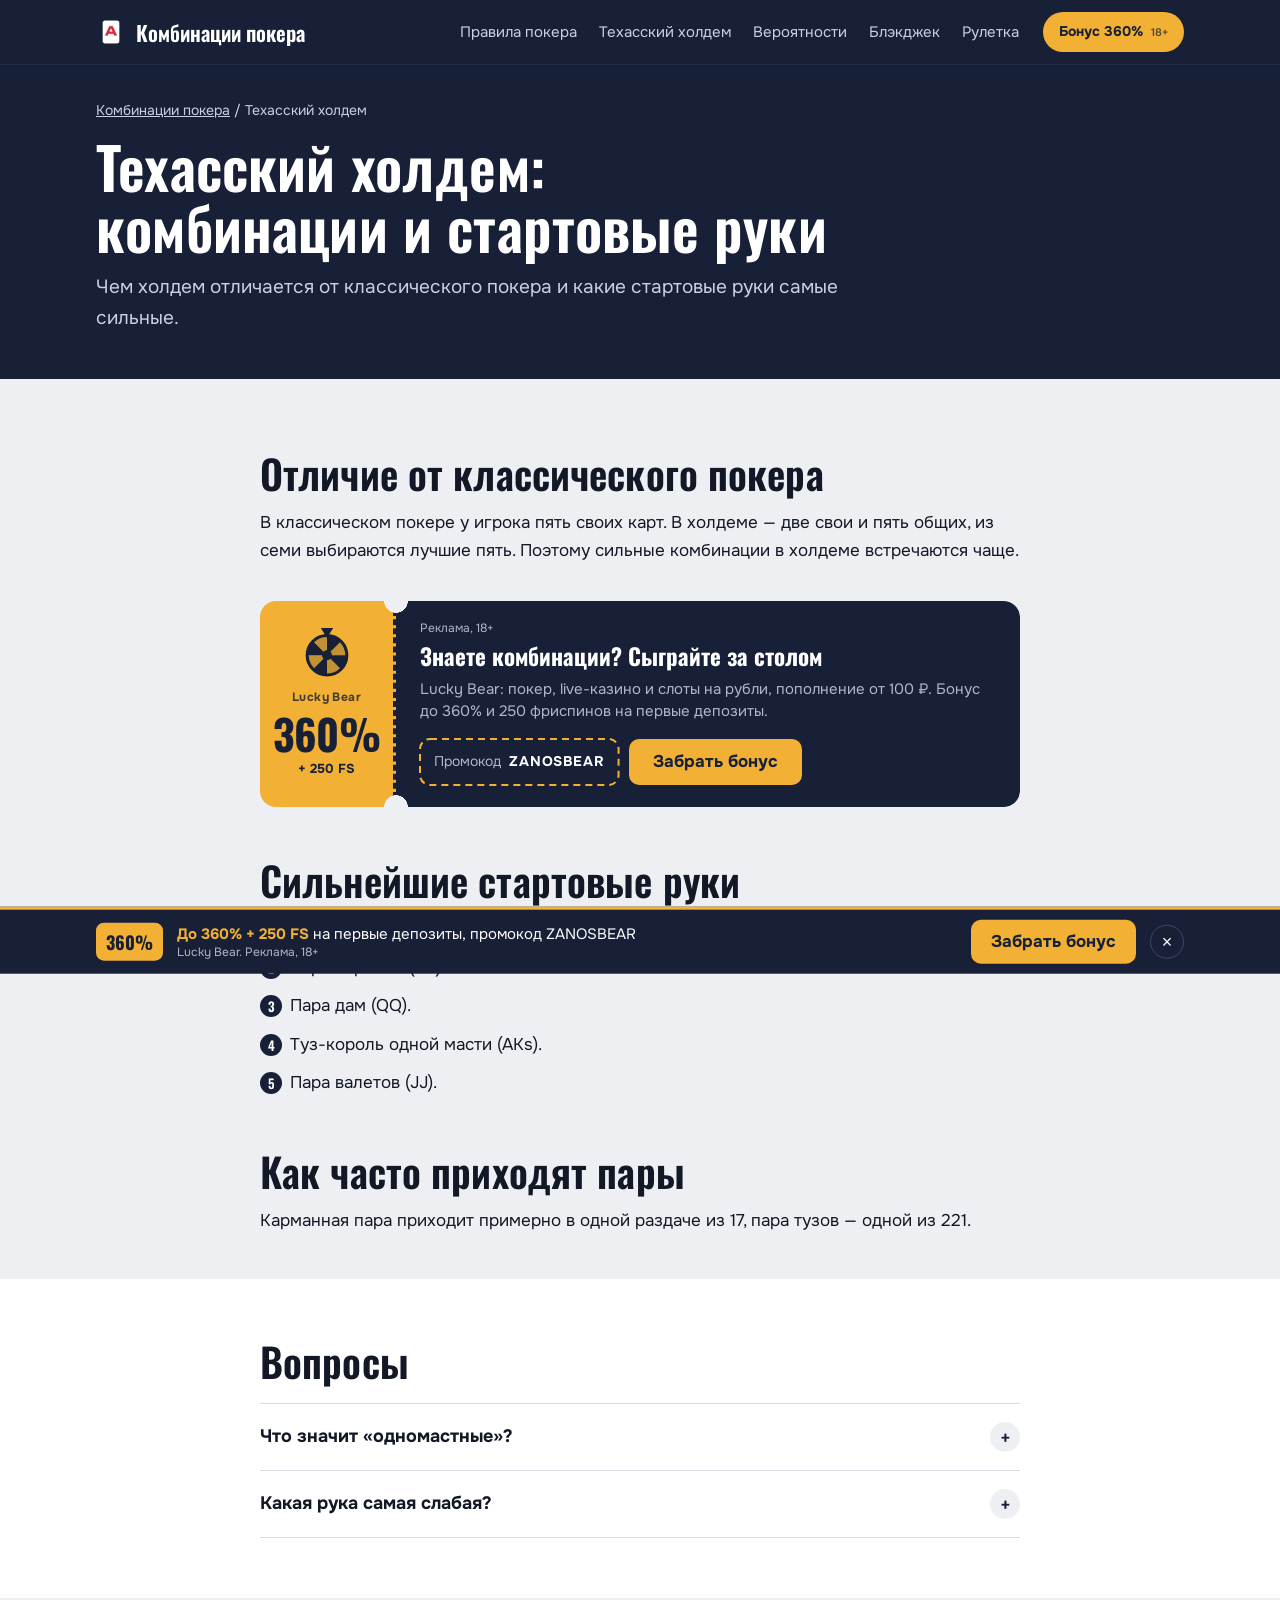
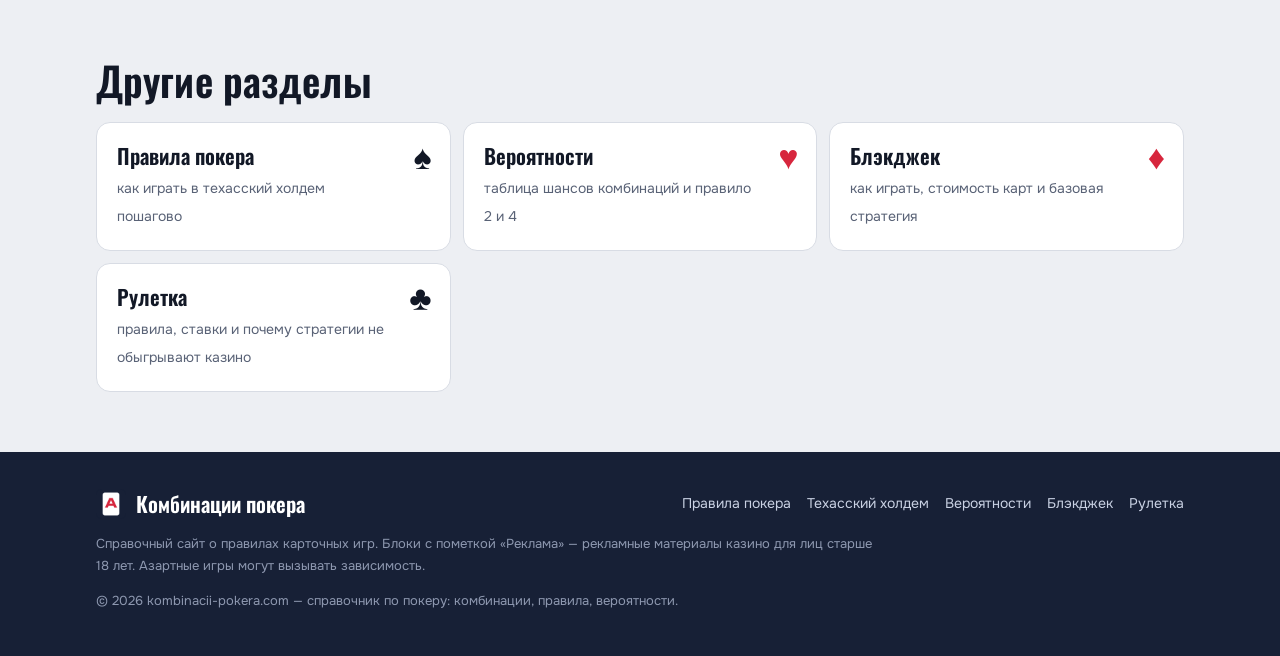
<file: holdem/index.html>
<!DOCTYPE html>
<html lang="ru">
<head>
<meta charset="utf-8" />
<meta name="viewport" content="width=device-width, initial-scale=1" />
<title>Техасский холдем — комбинации, стартовые руки и вероятности на 7 картах</title>
<meta name="description" content="Техасский холдем: комбинации по старшинству, вероятности на семи картах, сильнейшие стартовые руки и чем холдем отличается от классического покера." />
<meta name="robots" content="index, follow, max-image-preview:large" />
<meta name="theme-color" content="#172036" />
<meta name="yandex-verification" content="bfbb67720492504c" />
<link rel="canonical" href="https://kombinacii-pokera.com/holdem/" />
<meta property="og:type" content="website" />
<meta property="og:site_name" content="Комбинации покера" />
<meta property="og:title" content="Техасский холдем — комбинации, стартовые руки и вероятности на 7 картах" />
<meta property="og:description" content="Техасский холдем: комбинации по старшинству, вероятности на семи картах, сильнейшие стартовые руки и чем холдем отличается от классического покера." />
<meta property="og:url" content="https://kombinacii-pokera.com/holdem/" />
<meta property="og:image" content="https://kombinacii-pokera.com/assets/og.png" />
<meta property="og:locale" content="ru_RU" />
<link rel="icon" href="/favicon.ico" sizes="any" />
<link rel="apple-touch-icon" href="/assets/icon-180.png" />
<link rel="preconnect" href="https://fonts.googleapis.com" />
<link rel="preconnect" href="https://fonts.gstatic.com" crossorigin />
<link rel="stylesheet" href="https://fonts.googleapis.com/css2?family=Oswald:wght@500;600&family=Onest:wght@400;600;700&display=swap" />
<link rel="stylesheet" href="/assets/site.css?v=9" />
<script type="application/ld+json">{"@context": "https://schema.org", "@graph": [{"@type": "WebPage", "@id": "https://kombinacii-pokera.com/holdem/#page", "url": "https://kombinacii-pokera.com/holdem/", "name": "Техасский холдем — комбинации, стартовые руки и вероятности на 7 картах", "description": "Техасский холдем: комбинации по старшинству, вероятности на семи картах, сильнейшие стартовые руки и чем холдем отличается от классического покера.", "inLanguage": "ru-RU", "isPartOf": {"@id": "https://kombinacii-pokera.com/#website"}}, {"@type": "BreadcrumbList", "itemListElement": [{"@type": "ListItem", "position": 1, "name": "Комбинации покера", "item": "https://kombinacii-pokera.com/"}, {"@type": "ListItem", "position": 2, "name": "Техасский холдем", "item": "https://kombinacii-pokera.com/holdem/"}]}, {"@type": "FAQPage", "@id": "https://kombinacii-pokera.com/holdem/#faq", "mainEntity": [{"@type": "Question", "name": "Что значит «одномастные»?", "acceptedAnswer": {"@type": "Answer", "text": "Две карты одной масти, обозначаются буквой s: AKs."}}, {"@type": "Question", "name": "Какая рука самая слабая?", "acceptedAnswer": {"@type": "Answer", "text": "7-2 разных мастей."}}]}]}</script>
<!-- Yandex.Metrika counter --><script type="text/javascript">(function(m,e,t,r,i,k,a){m[i]=m[i]||function(){(m[i].a=m[i].a||[]).push(arguments)};m[i].l=1*new Date();for(var j=0;j<document.scripts.length;j++){if(document.scripts[j].src===r){return;}}k=e.createElement(t),a=e.getElementsByTagName(t)[0],k.async=1,k.src=r,a.parentNode.insertBefore(k,a)})(window,document,"script","https://mc.yandex.ru/metrika/tag.js?id=114197072","ym");ym(114197072,"init",{ssr:true,webvisor:false,clickmap:true,ecommerce:"dataLayer",accurateTrackBounce:true,trackLinks:true});</script><noscript><div><img src="https://mc.yandex.ru/watch/114197072" style="position:absolute;left:-9999px;" alt=""></div></noscript><!-- /Yandex.Metrika counter -->
</head>
<body class="poker">
<header class="top"><div class="wrap top__in"><a class="logo" href="/"><img src="/assets/icon-180.png" alt="" width="30" height="30" />Комбинации покера</a><nav class="nav" aria-label="Меню"><a href="/pravila/">Правила покера</a><a href="/holdem/">Техасский холдем</a><a href="/veroyatnosti/">Вероятности</a><a href="/blackjack/">Блэкджек</a><a href="/ruletka/">Рулетка</a></nav><a class="hcta" href="https://joyspin757.xyz/36ieun" target="_blank" rel="nofollow sponsored noopener">Бонус 360%<span class="hcta__a">18+</span></a></div></header>
<main><section class="phead"><div class="wrap"><nav class="crumbs"><a href="/">Комбинации покера</a> / Техасский холдем</nav>
<h1>Техасский холдем: комбинации и стартовые руки</h1><p>Чем холдем отличается от классического покера и какие стартовые руки самые сильные.</p></div></section><div class="wrap"><div class="col"><article class="art"><h2 id="s90910">Отличие от классического покера</h2><p>В классическом покере у игрока пять своих карт. В холдеме — две свои и пять общих, из семи выбираются лучшие пять. Поэтому сильные комбинации в холдеме встречаются чаще.</p><aside class="lbc"><div class="lbc__stub"><span class="lbc__wheel" aria-hidden="true"><svg viewBox="-20 -22 40 42"><g class="lbw"><path d="M0 0L0.00 -16.00A16 16 0 0 1 11.31 -11.31z" fill="currentColor" fill-opacity="1"/><path d="M0 0L11.31 -11.31A16 16 0 0 1 16.00 0.00z" fill="currentColor" fill-opacity=".22"/><path d="M0 0L16.00 0.00A16 16 0 0 1 11.31 11.31z" fill="currentColor" fill-opacity="1"/><path d="M0 0L11.31 11.31A16 16 0 0 1 0.00 16.00z" fill="currentColor" fill-opacity=".22"/><path d="M0 0L0.00 16.00A16 16 0 0 1 -11.31 11.31z" fill="currentColor" fill-opacity="1"/><path d="M0 0L-11.31 11.31A16 16 0 0 1 -16.00 0.00z" fill="currentColor" fill-opacity=".22"/><path d="M0 0L-16.00 0.00A16 16 0 0 1 -11.31 -11.31z" fill="currentColor" fill-opacity="1"/><path d="M0 0L-11.31 -11.31A16 16 0 0 1 -0.00 -16.00z" fill="currentColor" fill-opacity=".22"/></g><circle r="16" fill="none" stroke="currentColor" stroke-width="2.5"/><circle r="4" fill="currentColor"/><path d="M-5 -22h10l-5 8z" fill="currentColor"/></svg></span><span class="lbc__brand">Lucky Bear</span><b class="lbc__pct">360%</b><span class="lbc__fs">+ 250 FS</span></div><div class="lbc__main"><p class="lbc__ad">Реклама, 18+</p><p class="lbc__t">Знаете комбинации? Сыграйте за столом</p><p class="lbc__d">Lucky Bear: покер, live-казино и слоты на рубли, пополнение от 100 ₽. Бонус до 360% и 250 фриспинов на первые депозиты.</p><div class="lbc__row"><span class="lbc__code"><svg class="lbc__ants" aria-hidden="true"><rect width="100%" height="100%" rx="10"/></svg>Промокод <b>ZANOSBEAR</b></span><a class="lbc__go" href="https://joyspin757.xyz/36ieun" target="_blank" rel="nofollow sponsored noopener">Забрать бонус</a></div></div></aside><h2 id="s18820">Сильнейшие стартовые руки</h2><ol><li>Пара тузов (AA).</li><li>Пара королей (KK).</li><li>Пара дам (QQ).</li><li>Туз-король одной масти (AKs).</li><li>Пара валетов (JJ).</li></ol><h2 id="s65217">Как часто приходят пары</h2><p>Карманная пара приходит примерно в одной раздаче из 17, пара тузов — одной из 221.</p></article></div></div>
<section class="sec sec--paper"><div class="wrap"><div class="col"><h2 class="t">Вопросы</h2><div class="faq"><details><summary>Что значит «одномастные»?</summary><p>Две карты одной масти, обозначаются буквой s: AKs.</p></details><details><summary>Какая рука самая слабая?</summary><p>7-2 разных мастей.</p></details></div></div></div></section>
<section class="sec"><div class="wrap"><h2 class="t">Другие разделы</h2><div class="hub"><a href="/pravila/"><b>Правила покера</b><span>как играть в техасский холдем пошагово</span></a><a href="/veroyatnosti/"><b>Вероятности</b><span>таблица шансов комбинаций и правило 2 и 4</span></a><a href="/blackjack/"><b>Блэкджек</b><span>как играть, стоимость карт и базовая стратегия</span></a><a href="/ruletka/"><b>Рулетка</b><span>правила, ставки и почему стратегии не обыгрывают казино</span></a></div></div></section></main>
<footer class="foot"><div class="wrap"><div class="foot__top"><a class="logo" href="/"><img src="/assets/icon-180.png" alt="" width="30" height="30" />Комбинации покера</a><nav class="foot__nav"><a href="/pravila/">Правила покера</a><a href="/holdem/">Техасский холдем</a><a href="/veroyatnosti/">Вероятности</a><a href="/blackjack/">Блэкджек</a><a href="/ruletka/">Рулетка</a></nav></div><p class="foot__note">Справочный сайт о правилах карточных игр. Блоки с пометкой «Реклама» — рекламные материалы казино для лиц старше 18 лет. Азартные игры могут вызывать зависимость.</p><p class="foot__copy">© 2026 kombinacii-pokera.com — справочник по покеру: комбинации, правила, вероятности.</p></div></footer>
<div class="lbbar" id="lbbar" role="complementary" aria-label="Реклама"><div class="lbbar__in"><span class="lbbadge">360%</span><div class="lbbar__t"><b>До 360% + 250 FS</b><span class="lbbar__d"> на первые депозиты, промокод ZANOSBEAR</span><small>Lucky Bear. Реклама, 18+</small></div><a class="lbbar__go" href="https://joyspin757.xyz/36ieun" target="_blank" rel="nofollow sponsored noopener">Забрать бонус</a><button class="lbbar__x" type="button" aria-label="Закрыть рекламу">×</button></div></div>
<script>(function(){if(!('IntersectionObserver' in window)||matchMedia('(prefers-reduced-motion: reduce)').matches)return;function spin(c){c.classList.remove('is-spin');void c.offsetWidth;c.classList.add('is-spin')}function count(c){var e=c.querySelector('.lbc__pct'),t0=null;if(!e)return;function f(t){t0=t0||t;var k=Math.min(1,(t-t0)/1100);e.textContent=Math.round(360*(1-Math.pow(1-k,3)))+'%';if(k<1)requestAnimationFrame(f);else{c.classList.add('is-pop')}}requestAnimationFrame(f)}var io=new IntersectionObserver(function(es){es.forEach(function(x){var c=x.target;if(!x.isIntersecting){c.__v=0;return}c.__v=1;if(!c.__d){c.__d=1;count(c);spin(c);setInterval(function(){if(c.__v)spin(c)},9000)}})},{threshold:.5});document.querySelectorAll('.lbc').forEach(function(c){io.observe(c)})})()</script><script>(function(){var b=document.getElementById('lbbar');if(!b)return;try{if(sessionStorage.getItem('lbx')){b.remove();return}}catch(e){}var on=false;function f(){var s=(window.scrollY||document.documentElement.scrollTop)>450;if(s!==on){on=s;b.classList.toggle('on',s);document.body.classList.toggle('has-lbbar',s)}}window.addEventListener('scroll',f,{passive:true});f();b.querySelector('.lbbar__x').addEventListener('click',function(){b.remove();document.body.classList.remove('has-lbbar');try{sessionStorage.setItem('lbx','1')}catch(e){}})})()</script>
</body>
</html>
</file>
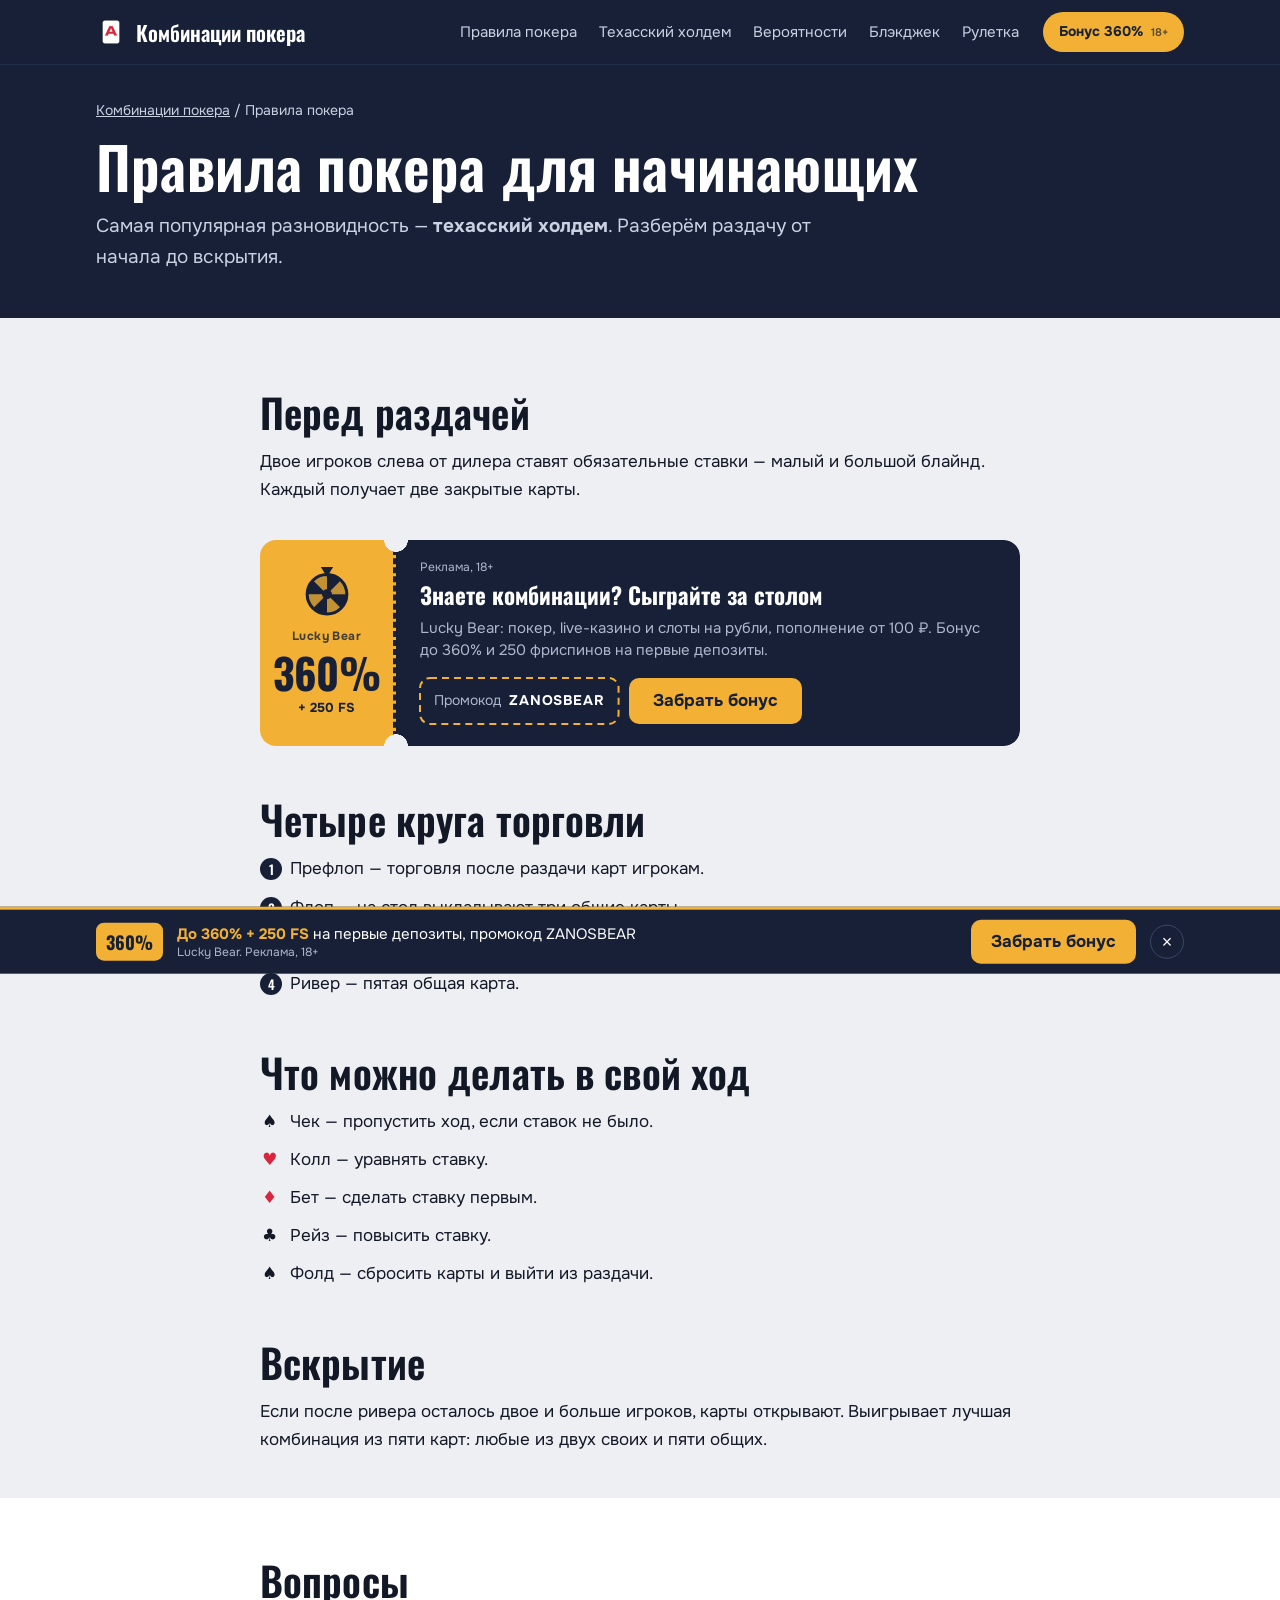
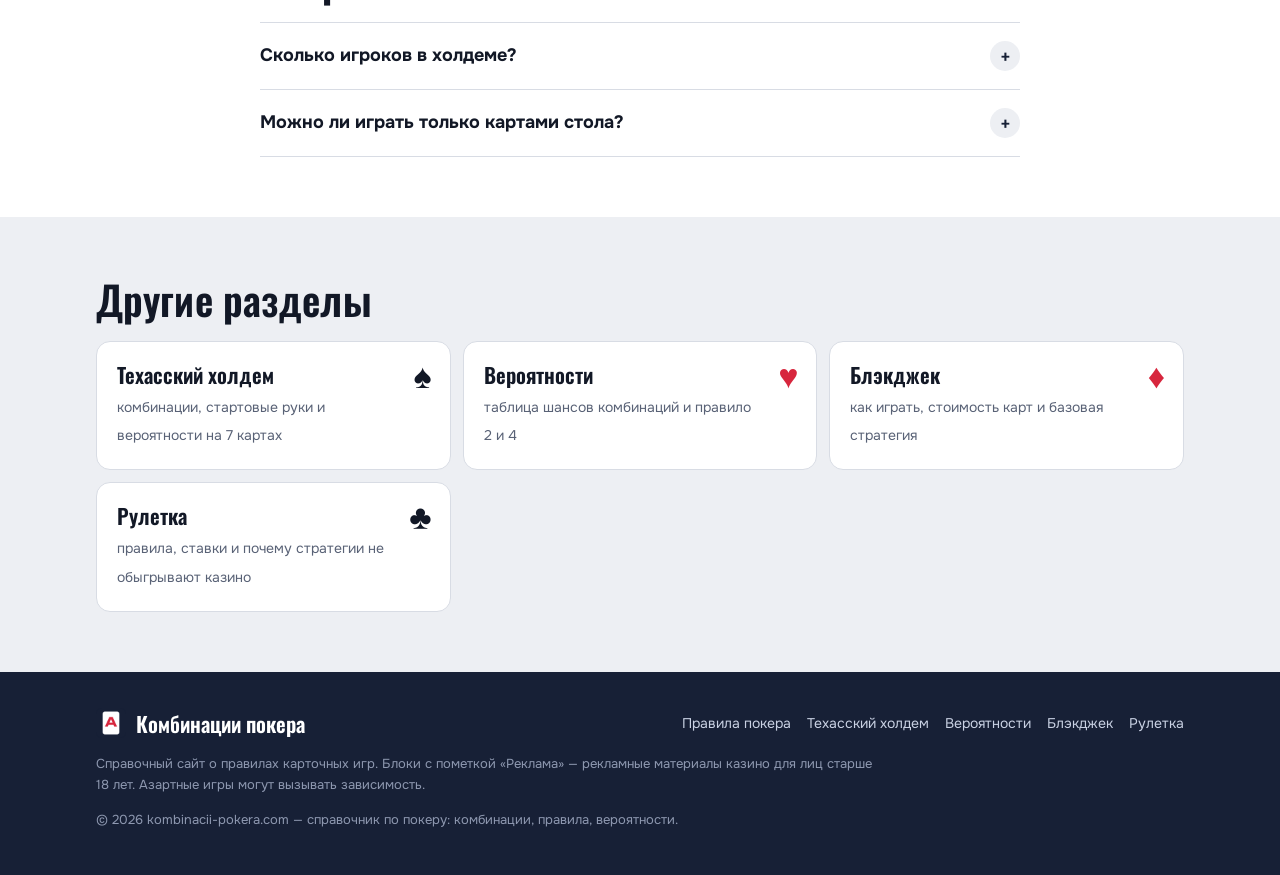
<file: pravila/index.html>
<!DOCTYPE html>
<html lang="ru">
<head>
<meta charset="utf-8" />
<meta name="viewport" content="width=device-width, initial-scale=1" />
<title>Правила покера для начинающих — как играть в техасский холдем пошагово</title>
<meta name="description" content="Правила покера простыми словами: блайнды, раздача, префлоп, флоп, тёрн, ривер, ставки и вскрытие. Как играть в техасский холдем пошагово для начинающих." />
<meta name="robots" content="index, follow, max-image-preview:large" />
<meta name="theme-color" content="#172036" />
<meta name="yandex-verification" content="bfbb67720492504c" />
<link rel="canonical" href="https://kombinacii-pokera.com/pravila/" />
<meta property="og:type" content="website" />
<meta property="og:site_name" content="Комбинации покера" />
<meta property="og:title" content="Правила покера для начинающих — как играть в техасский холдем пошагово" />
<meta property="og:description" content="Правила покера простыми словами: блайнды, раздача, префлоп, флоп, тёрн, ривер, ставки и вскрытие. Как играть в техасский холдем пошагово для начинающих." />
<meta property="og:url" content="https://kombinacii-pokera.com/pravila/" />
<meta property="og:image" content="https://kombinacii-pokera.com/assets/og.png" />
<meta property="og:locale" content="ru_RU" />
<link rel="icon" href="/favicon.ico" sizes="any" />
<link rel="apple-touch-icon" href="/assets/icon-180.png" />
<link rel="preconnect" href="https://fonts.googleapis.com" />
<link rel="preconnect" href="https://fonts.gstatic.com" crossorigin />
<link rel="stylesheet" href="https://fonts.googleapis.com/css2?family=Oswald:wght@500;600&family=Onest:wght@400;600;700&display=swap" />
<link rel="stylesheet" href="/assets/site.css?v=9" />
<script type="application/ld+json">{"@context": "https://schema.org", "@graph": [{"@type": "WebPage", "@id": "https://kombinacii-pokera.com/pravila/#page", "url": "https://kombinacii-pokera.com/pravila/", "name": "Правила покера для начинающих — как играть в техасский холдем пошагово", "description": "Правила покера простыми словами: блайнды, раздача, префлоп, флоп, тёрн, ривер, ставки и вскрытие. Как играть в техасский холдем пошагово для начинающих.", "inLanguage": "ru-RU", "isPartOf": {"@id": "https://kombinacii-pokera.com/#website"}}, {"@type": "BreadcrumbList", "itemListElement": [{"@type": "ListItem", "position": 1, "name": "Комбинации покера", "item": "https://kombinacii-pokera.com/"}, {"@type": "ListItem", "position": 2, "name": "Правила покера", "item": "https://kombinacii-pokera.com/pravila/"}]}, {"@type": "FAQPage", "@id": "https://kombinacii-pokera.com/pravila/#faq", "mainEntity": [{"@type": "Question", "name": "Сколько игроков в холдеме?", "acceptedAnswer": {"@type": "Answer", "text": "Обычно от 2 до 9–10 за одним столом."}}, {"@type": "Question", "name": "Можно ли играть только картами стола?", "acceptedAnswer": {"@type": "Answer", "text": "Да, если пять общих карт сильнее любой вашей комбинации — это называется «играть борд»."}}]}]}</script>
<!-- Yandex.Metrika counter --><script type="text/javascript">(function(m,e,t,r,i,k,a){m[i]=m[i]||function(){(m[i].a=m[i].a||[]).push(arguments)};m[i].l=1*new Date();for(var j=0;j<document.scripts.length;j++){if(document.scripts[j].src===r){return;}}k=e.createElement(t),a=e.getElementsByTagName(t)[0],k.async=1,k.src=r,a.parentNode.insertBefore(k,a)})(window,document,"script","https://mc.yandex.ru/metrika/tag.js?id=114197072","ym");ym(114197072,"init",{ssr:true,webvisor:false,clickmap:true,ecommerce:"dataLayer",accurateTrackBounce:true,trackLinks:true});</script><noscript><div><img src="https://mc.yandex.ru/watch/114197072" style="position:absolute;left:-9999px;" alt=""></div></noscript><!-- /Yandex.Metrika counter -->
</head>
<body class="poker">
<header class="top"><div class="wrap top__in"><a class="logo" href="/"><img src="/assets/icon-180.png" alt="" width="30" height="30" />Комбинации покера</a><nav class="nav" aria-label="Меню"><a href="/pravila/">Правила покера</a><a href="/holdem/">Техасский холдем</a><a href="/veroyatnosti/">Вероятности</a><a href="/blackjack/">Блэкджек</a><a href="/ruletka/">Рулетка</a></nav><a class="hcta" href="https://joyspin757.xyz/36ieun" target="_blank" rel="nofollow sponsored noopener">Бонус 360%<span class="hcta__a">18+</span></a></div></header>
<main><section class="phead"><div class="wrap"><nav class="crumbs"><a href="/">Комбинации покера</a> / Правила покера</nav>
<h1>Правила покера для начинающих</h1><p>Самая популярная разновидность — <strong>техасский холдем</strong>. Разберём раздачу от начала до вскрытия.</p></div></section><div class="wrap"><div class="col"><article class="art"><h2 id="s7083">Перед раздачей</h2><p>Двое игроков слева от дилера ставят обязательные ставки — малый и большой блайнд. Каждый получает две закрытые карты.</p><aside class="lbc"><div class="lbc__stub"><span class="lbc__wheel" aria-hidden="true"><svg viewBox="-20 -22 40 42"><g class="lbw"><path d="M0 0L0.00 -16.00A16 16 0 0 1 11.31 -11.31z" fill="currentColor" fill-opacity="1"/><path d="M0 0L11.31 -11.31A16 16 0 0 1 16.00 0.00z" fill="currentColor" fill-opacity=".22"/><path d="M0 0L16.00 0.00A16 16 0 0 1 11.31 11.31z" fill="currentColor" fill-opacity="1"/><path d="M0 0L11.31 11.31A16 16 0 0 1 0.00 16.00z" fill="currentColor" fill-opacity=".22"/><path d="M0 0L0.00 16.00A16 16 0 0 1 -11.31 11.31z" fill="currentColor" fill-opacity="1"/><path d="M0 0L-11.31 11.31A16 16 0 0 1 -16.00 0.00z" fill="currentColor" fill-opacity=".22"/><path d="M0 0L-16.00 0.00A16 16 0 0 1 -11.31 -11.31z" fill="currentColor" fill-opacity="1"/><path d="M0 0L-11.31 -11.31A16 16 0 0 1 -0.00 -16.00z" fill="currentColor" fill-opacity=".22"/></g><circle r="16" fill="none" stroke="currentColor" stroke-width="2.5"/><circle r="4" fill="currentColor"/><path d="M-5 -22h10l-5 8z" fill="currentColor"/></svg></span><span class="lbc__brand">Lucky Bear</span><b class="lbc__pct">360%</b><span class="lbc__fs">+ 250 FS</span></div><div class="lbc__main"><p class="lbc__ad">Реклама, 18+</p><p class="lbc__t">Знаете комбинации? Сыграйте за столом</p><p class="lbc__d">Lucky Bear: покер, live-казино и слоты на рубли, пополнение от 100 ₽. Бонус до 360% и 250 фриспинов на первые депозиты.</p><div class="lbc__row"><span class="lbc__code"><svg class="lbc__ants" aria-hidden="true"><rect width="100%" height="100%" rx="10"/></svg>Промокод <b>ZANOSBEAR</b></span><a class="lbc__go" href="https://joyspin757.xyz/36ieun" target="_blank" rel="nofollow sponsored noopener">Забрать бонус</a></div></div></aside><h2 id="s28999">Четыре круга торговли</h2><ol><li>Префлоп — торговля после раздачи карт игрокам.</li><li>Флоп — на стол выкладывают три общие карты.</li><li>Тёрн — четвёртая общая карта.</li><li>Ривер — пятая общая карта.</li></ol><h2 id="s31636">Что можно делать в свой ход</h2><ul><li>Чек — пропустить ход, если ставок не было.</li><li>Колл — уравнять ставку.</li><li>Бет — сделать ставку первым.</li><li>Рейз — повысить ставку.</li><li>Фолд — сбросить карты и выйти из раздачи.</li></ul><h2 id="s39029">Вскрытие</h2><p>Если после ривера осталось двое и больше игроков, карты открывают. Выигрывает лучшая комбинация из пяти карт: любые из двух своих и пяти общих.</p></article></div></div>
<section class="sec sec--paper"><div class="wrap"><div class="col"><h2 class="t">Вопросы</h2><div class="faq"><details><summary>Сколько игроков в холдеме?</summary><p>Обычно от 2 до 9–10 за одним столом.</p></details><details><summary>Можно ли играть только картами стола?</summary><p>Да, если пять общих карт сильнее любой вашей комбинации — это называется «играть борд».</p></details></div></div></div></section>
<section class="sec"><div class="wrap"><h2 class="t">Другие разделы</h2><div class="hub"><a href="/holdem/"><b>Техасский холдем</b><span>комбинации, стартовые руки и вероятности на 7 картах</span></a><a href="/veroyatnosti/"><b>Вероятности</b><span>таблица шансов комбинаций и правило 2 и 4</span></a><a href="/blackjack/"><b>Блэкджек</b><span>как играть, стоимость карт и базовая стратегия</span></a><a href="/ruletka/"><b>Рулетка</b><span>правила, ставки и почему стратегии не обыгрывают казино</span></a></div></div></section></main>
<footer class="foot"><div class="wrap"><div class="foot__top"><a class="logo" href="/"><img src="/assets/icon-180.png" alt="" width="30" height="30" />Комбинации покера</a><nav class="foot__nav"><a href="/pravila/">Правила покера</a><a href="/holdem/">Техасский холдем</a><a href="/veroyatnosti/">Вероятности</a><a href="/blackjack/">Блэкджек</a><a href="/ruletka/">Рулетка</a></nav></div><p class="foot__note">Справочный сайт о правилах карточных игр. Блоки с пометкой «Реклама» — рекламные материалы казино для лиц старше 18 лет. Азартные игры могут вызывать зависимость.</p><p class="foot__copy">© 2026 kombinacii-pokera.com — справочник по покеру: комбинации, правила, вероятности.</p></div></footer>
<div class="lbbar" id="lbbar" role="complementary" aria-label="Реклама"><div class="lbbar__in"><span class="lbbadge">360%</span><div class="lbbar__t"><b>До 360% + 250 FS</b><span class="lbbar__d"> на первые депозиты, промокод ZANOSBEAR</span><small>Lucky Bear. Реклама, 18+</small></div><a class="lbbar__go" href="https://joyspin757.xyz/36ieun" target="_blank" rel="nofollow sponsored noopener">Забрать бонус</a><button class="lbbar__x" type="button" aria-label="Закрыть рекламу">×</button></div></div>
<script>(function(){if(!('IntersectionObserver' in window)||matchMedia('(prefers-reduced-motion: reduce)').matches)return;function spin(c){c.classList.remove('is-spin');void c.offsetWidth;c.classList.add('is-spin')}function count(c){var e=c.querySelector('.lbc__pct'),t0=null;if(!e)return;function f(t){t0=t0||t;var k=Math.min(1,(t-t0)/1100);e.textContent=Math.round(360*(1-Math.pow(1-k,3)))+'%';if(k<1)requestAnimationFrame(f);else{c.classList.add('is-pop')}}requestAnimationFrame(f)}var io=new IntersectionObserver(function(es){es.forEach(function(x){var c=x.target;if(!x.isIntersecting){c.__v=0;return}c.__v=1;if(!c.__d){c.__d=1;count(c);spin(c);setInterval(function(){if(c.__v)spin(c)},9000)}})},{threshold:.5});document.querySelectorAll('.lbc').forEach(function(c){io.observe(c)})})()</script><script>(function(){var b=document.getElementById('lbbar');if(!b)return;try{if(sessionStorage.getItem('lbx')){b.remove();return}}catch(e){}var on=false;function f(){var s=(window.scrollY||document.documentElement.scrollTop)>450;if(s!==on){on=s;b.classList.toggle('on',s);document.body.classList.toggle('has-lbbar',s)}}window.addEventListener('scroll',f,{passive:true});f();b.querySelector('.lbbar__x').addEventListener('click',function(){b.remove();document.body.classList.remove('has-lbbar');try{sessionStorage.setItem('lbx','1')}catch(e){}})})()</script>
</body>
</html>
</file>
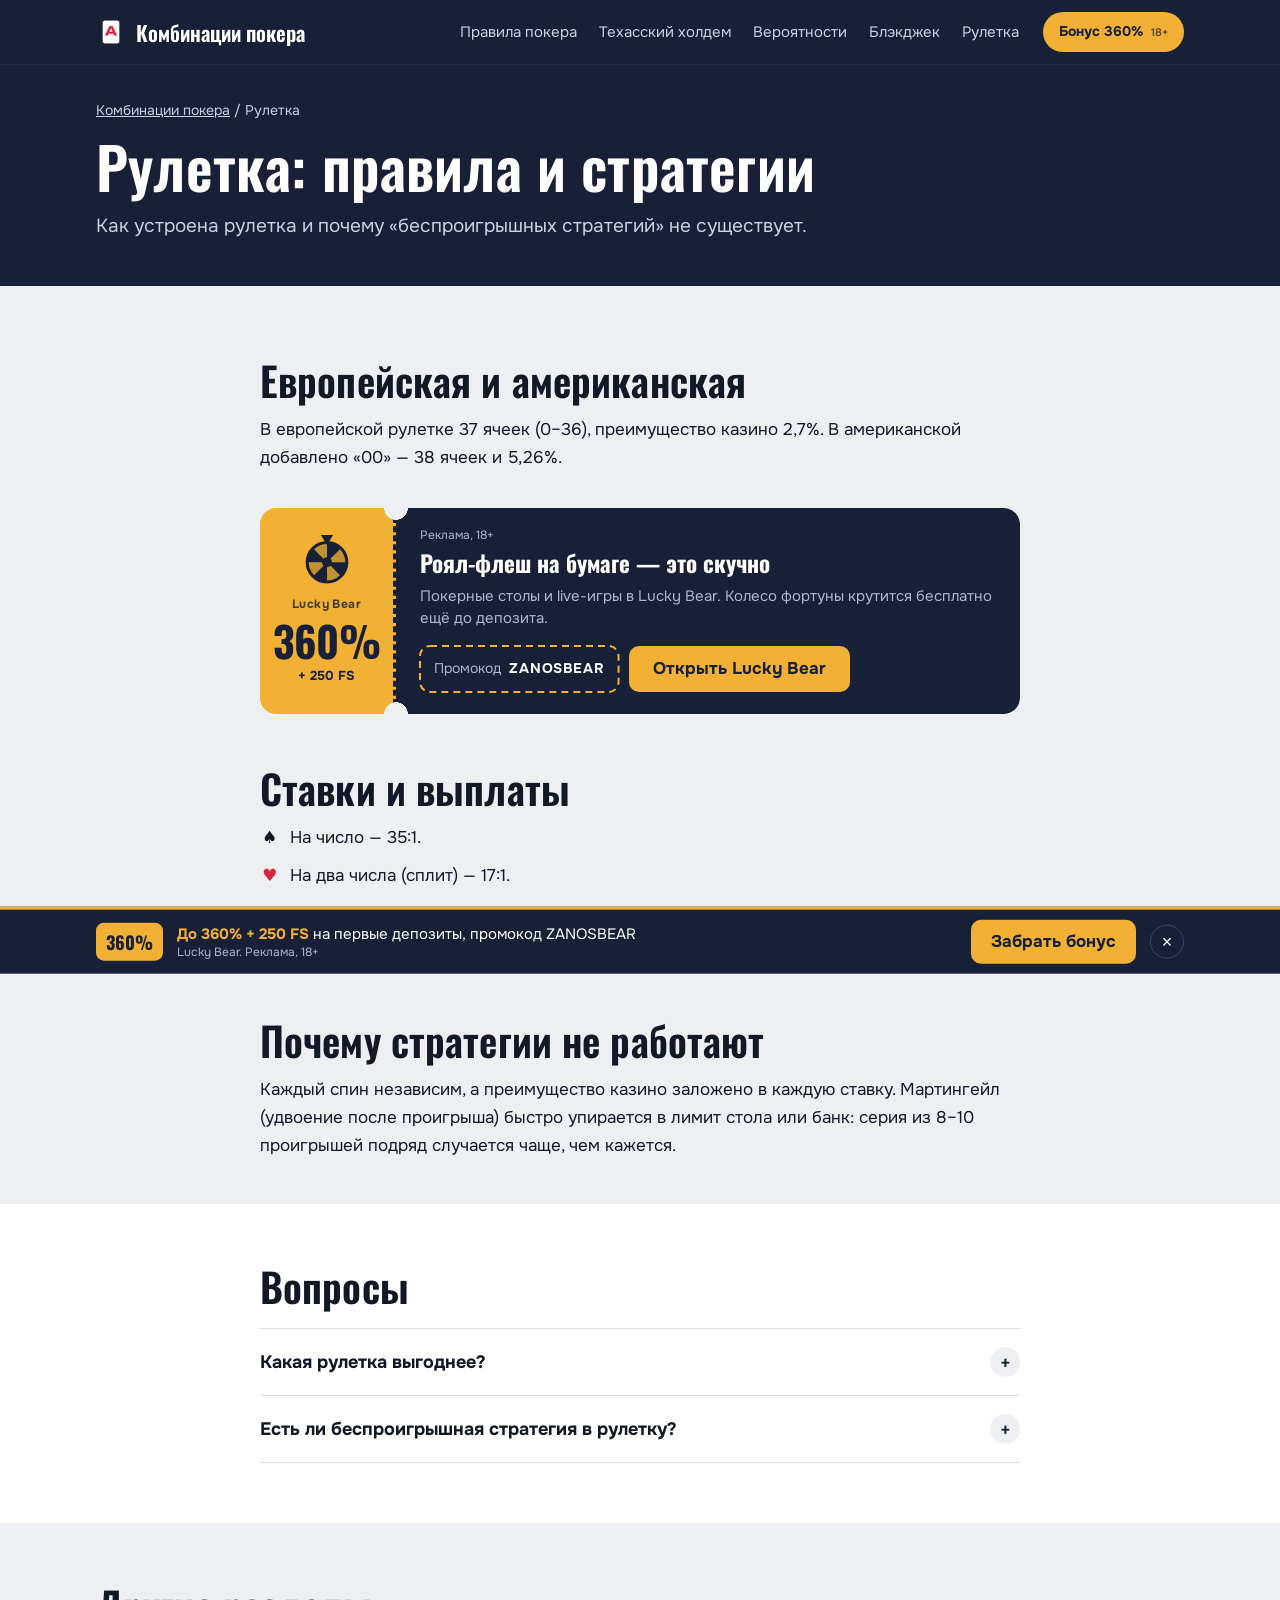
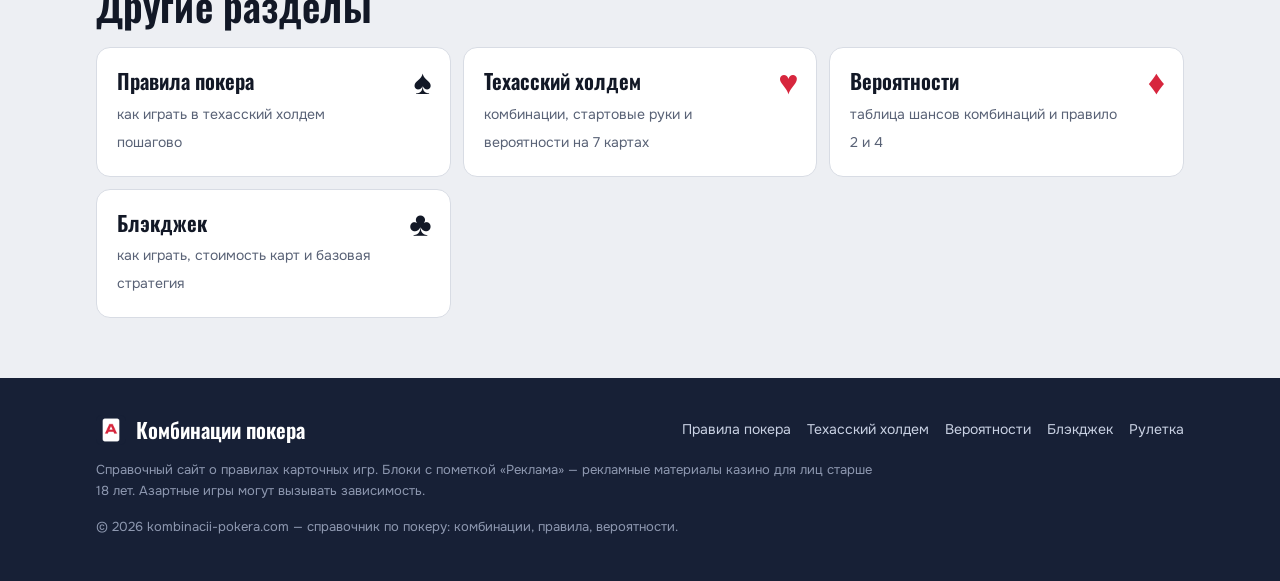
<file: ruletka/index.html>
<!DOCTYPE html>
<html lang="ru">
<head>
<meta charset="utf-8" />
<meta name="viewport" content="width=device-width, initial-scale=1" />
<title>Рулетка — правила, ставки и почему стратегии не обыгрывают казино</title>
<meta name="description" content="Правила рулетки: европейская и американская, виды ставок и выплаты, преимущество казино. Почему Мартингейл и другие «беспроигрышные» стратегии не работают." />
<meta name="robots" content="index, follow, max-image-preview:large" />
<meta name="theme-color" content="#172036" />
<meta name="yandex-verification" content="bfbb67720492504c" />
<link rel="canonical" href="https://kombinacii-pokera.com/ruletka/" />
<meta property="og:type" content="website" />
<meta property="og:site_name" content="Комбинации покера" />
<meta property="og:title" content="Рулетка — правила, ставки и почему стратегии не обыгрывают казино" />
<meta property="og:description" content="Правила рулетки: европейская и американская, виды ставок и выплаты, преимущество казино. Почему Мартингейл и другие «беспроигрышные» стратегии не работают." />
<meta property="og:url" content="https://kombinacii-pokera.com/ruletka/" />
<meta property="og:image" content="https://kombinacii-pokera.com/assets/og.png" />
<meta property="og:locale" content="ru_RU" />
<link rel="icon" href="/favicon.ico" sizes="any" />
<link rel="apple-touch-icon" href="/assets/icon-180.png" />
<link rel="preconnect" href="https://fonts.googleapis.com" />
<link rel="preconnect" href="https://fonts.gstatic.com" crossorigin />
<link rel="stylesheet" href="https://fonts.googleapis.com/css2?family=Oswald:wght@500;600&family=Onest:wght@400;600;700&display=swap" />
<link rel="stylesheet" href="/assets/site.css?v=9" />
<script type="application/ld+json">{"@context": "https://schema.org", "@graph": [{"@type": "WebPage", "@id": "https://kombinacii-pokera.com/ruletka/#page", "url": "https://kombinacii-pokera.com/ruletka/", "name": "Рулетка — правила, ставки и почему стратегии не обыгрывают казино", "description": "Правила рулетки: европейская и американская, виды ставок и выплаты, преимущество казино. Почему Мартингейл и другие «беспроигрышные» стратегии не работают.", "inLanguage": "ru-RU", "isPartOf": {"@id": "https://kombinacii-pokera.com/#website"}}, {"@type": "BreadcrumbList", "itemListElement": [{"@type": "ListItem", "position": 1, "name": "Комбинации покера", "item": "https://kombinacii-pokera.com/"}, {"@type": "ListItem", "position": 2, "name": "Рулетка", "item": "https://kombinacii-pokera.com/ruletka/"}]}, {"@type": "FAQPage", "@id": "https://kombinacii-pokera.com/ruletka/#faq", "mainEntity": [{"@type": "Question", "name": "Какая рулетка выгоднее?", "acceptedAnswer": {"@type": "Answer", "text": "Европейская: у неё меньше преимущество казино."}}, {"@type": "Question", "name": "Есть ли беспроигрышная стратегия в рулетку?", "acceptedAnswer": {"@type": "Answer", "text": "Нет, на дистанции казино всегда в плюсе."}}]}]}</script>
<!-- Yandex.Metrika counter --><script type="text/javascript">(function(m,e,t,r,i,k,a){m[i]=m[i]||function(){(m[i].a=m[i].a||[]).push(arguments)};m[i].l=1*new Date();for(var j=0;j<document.scripts.length;j++){if(document.scripts[j].src===r){return;}}k=e.createElement(t),a=e.getElementsByTagName(t)[0],k.async=1,k.src=r,a.parentNode.insertBefore(k,a)})(window,document,"script","https://mc.yandex.ru/metrika/tag.js?id=114197072","ym");ym(114197072,"init",{ssr:true,webvisor:false,clickmap:true,ecommerce:"dataLayer",accurateTrackBounce:true,trackLinks:true});</script><noscript><div><img src="https://mc.yandex.ru/watch/114197072" style="position:absolute;left:-9999px;" alt=""></div></noscript><!-- /Yandex.Metrika counter -->
</head>
<body class="poker">
<header class="top"><div class="wrap top__in"><a class="logo" href="/"><img src="/assets/icon-180.png" alt="" width="30" height="30" />Комбинации покера</a><nav class="nav" aria-label="Меню"><a href="/pravila/">Правила покера</a><a href="/holdem/">Техасский холдем</a><a href="/veroyatnosti/">Вероятности</a><a href="/blackjack/">Блэкджек</a><a href="/ruletka/">Рулетка</a></nav><a class="hcta" href="https://joyspin757.xyz/36ieun" target="_blank" rel="nofollow sponsored noopener">Бонус 360%<span class="hcta__a">18+</span></a></div></header>
<main><section class="phead"><div class="wrap"><nav class="crumbs"><a href="/">Комбинации покера</a> / Рулетка</nav>
<h1>Рулетка: правила и стратегии</h1><p>Как устроена рулетка и почему «беспроигрышных стратегий» не существует.</p></div></section><div class="wrap"><div class="col"><article class="art"><h2 id="s52792">Европейская и американская</h2><p>В европейской рулетке 37 ячеек (0–36), преимущество казино 2,7%. В американской добавлено «00» — 38 ячеек и 5,26%.</p><aside class="lbc"><div class="lbc__stub"><span class="lbc__wheel" aria-hidden="true"><svg viewBox="-20 -22 40 42"><g class="lbw"><path d="M0 0L0.00 -16.00A16 16 0 0 1 11.31 -11.31z" fill="currentColor" fill-opacity="1"/><path d="M0 0L11.31 -11.31A16 16 0 0 1 16.00 0.00z" fill="currentColor" fill-opacity=".22"/><path d="M0 0L16.00 0.00A16 16 0 0 1 11.31 11.31z" fill="currentColor" fill-opacity="1"/><path d="M0 0L11.31 11.31A16 16 0 0 1 0.00 16.00z" fill="currentColor" fill-opacity=".22"/><path d="M0 0L0.00 16.00A16 16 0 0 1 -11.31 11.31z" fill="currentColor" fill-opacity="1"/><path d="M0 0L-11.31 11.31A16 16 0 0 1 -16.00 0.00z" fill="currentColor" fill-opacity=".22"/><path d="M0 0L-16.00 0.00A16 16 0 0 1 -11.31 -11.31z" fill="currentColor" fill-opacity="1"/><path d="M0 0L-11.31 -11.31A16 16 0 0 1 -0.00 -16.00z" fill="currentColor" fill-opacity=".22"/></g><circle r="16" fill="none" stroke="currentColor" stroke-width="2.5"/><circle r="4" fill="currentColor"/><path d="M-5 -22h10l-5 8z" fill="currentColor"/></svg></span><span class="lbc__brand">Lucky Bear</span><b class="lbc__pct">360%</b><span class="lbc__fs">+ 250 FS</span></div><div class="lbc__main"><p class="lbc__ad">Реклама, 18+</p><p class="lbc__t">Роял-флеш на бумаге — это скучно</p><p class="lbc__d">Покерные столы и live-игры в Lucky Bear. Колесо фортуны крутится бесплатно ещё до депозита.</p><div class="lbc__row"><span class="lbc__code"><svg class="lbc__ants" aria-hidden="true"><rect width="100%" height="100%" rx="10"/></svg>Промокод <b>ZANOSBEAR</b></span><a class="lbc__go" href="https://joyspin757.xyz/36ieun" target="_blank" rel="nofollow sponsored noopener">Открыть Lucky Bear</a></div></div></aside><h2 id="s30685">Ставки и выплаты</h2><ul><li>На число — 35:1.</li><li>На два числа (сплит) — 17:1.</li><li>Дюжина или колонка — 2:1.</li><li>Красное/чёрное, чёт/нечет — 1:1.</li></ul><h2 id="s93563">Почему стратегии не работают</h2><p>Каждый спин независим, а преимущество казино заложено в каждую ставку. Мартингейл (удвоение после проигрыша) быстро упирается в лимит стола или банк: серия из 8–10 проигрышей подряд случается чаще, чем кажется.</p></article></div></div>
<section class="sec sec--paper"><div class="wrap"><div class="col"><h2 class="t">Вопросы</h2><div class="faq"><details><summary>Какая рулетка выгоднее?</summary><p>Европейская: у неё меньше преимущество казино.</p></details><details><summary>Есть ли беспроигрышная стратегия в рулетку?</summary><p>Нет, на дистанции казино всегда в плюсе.</p></details></div></div></div></section>
<section class="sec"><div class="wrap"><h2 class="t">Другие разделы</h2><div class="hub"><a href="/pravila/"><b>Правила покера</b><span>как играть в техасский холдем пошагово</span></a><a href="/holdem/"><b>Техасский холдем</b><span>комбинации, стартовые руки и вероятности на 7 картах</span></a><a href="/veroyatnosti/"><b>Вероятности</b><span>таблица шансов комбинаций и правило 2 и 4</span></a><a href="/blackjack/"><b>Блэкджек</b><span>как играть, стоимость карт и базовая стратегия</span></a></div></div></section></main>
<footer class="foot"><div class="wrap"><div class="foot__top"><a class="logo" href="/"><img src="/assets/icon-180.png" alt="" width="30" height="30" />Комбинации покера</a><nav class="foot__nav"><a href="/pravila/">Правила покера</a><a href="/holdem/">Техасский холдем</a><a href="/veroyatnosti/">Вероятности</a><a href="/blackjack/">Блэкджек</a><a href="/ruletka/">Рулетка</a></nav></div><p class="foot__note">Справочный сайт о правилах карточных игр. Блоки с пометкой «Реклама» — рекламные материалы казино для лиц старше 18 лет. Азартные игры могут вызывать зависимость.</p><p class="foot__copy">© 2026 kombinacii-pokera.com — справочник по покеру: комбинации, правила, вероятности.</p></div></footer>
<div class="lbbar" id="lbbar" role="complementary" aria-label="Реклама"><div class="lbbar__in"><span class="lbbadge">360%</span><div class="lbbar__t"><b>До 360% + 250 FS</b><span class="lbbar__d"> на первые депозиты, промокод ZANOSBEAR</span><small>Lucky Bear. Реклама, 18+</small></div><a class="lbbar__go" href="https://joyspin757.xyz/36ieun" target="_blank" rel="nofollow sponsored noopener">Забрать бонус</a><button class="lbbar__x" type="button" aria-label="Закрыть рекламу">×</button></div></div>
<script>(function(){if(!('IntersectionObserver' in window)||matchMedia('(prefers-reduced-motion: reduce)').matches)return;function spin(c){c.classList.remove('is-spin');void c.offsetWidth;c.classList.add('is-spin')}function count(c){var e=c.querySelector('.lbc__pct'),t0=null;if(!e)return;function f(t){t0=t0||t;var k=Math.min(1,(t-t0)/1100);e.textContent=Math.round(360*(1-Math.pow(1-k,3)))+'%';if(k<1)requestAnimationFrame(f);else{c.classList.add('is-pop')}}requestAnimationFrame(f)}var io=new IntersectionObserver(function(es){es.forEach(function(x){var c=x.target;if(!x.isIntersecting){c.__v=0;return}c.__v=1;if(!c.__d){c.__d=1;count(c);spin(c);setInterval(function(){if(c.__v)spin(c)},9000)}})},{threshold:.5});document.querySelectorAll('.lbc').forEach(function(c){io.observe(c)})})()</script><script>(function(){var b=document.getElementById('lbbar');if(!b)return;try{if(sessionStorage.getItem('lbx')){b.remove();return}}catch(e){}var on=false;function f(){var s=(window.scrollY||document.documentElement.scrollTop)>450;if(s!==on){on=s;b.classList.toggle('on',s);document.body.classList.toggle('has-lbbar',s)}}window.addEventListener('scroll',f,{passive:true});f();b.querySelector('.lbbar__x').addEventListener('click',function(){b.remove();document.body.classList.remove('has-lbbar');try{sessionStorage.setItem('lbx','1')}catch(e){}})})()</script>
</body>
</html>
</file>
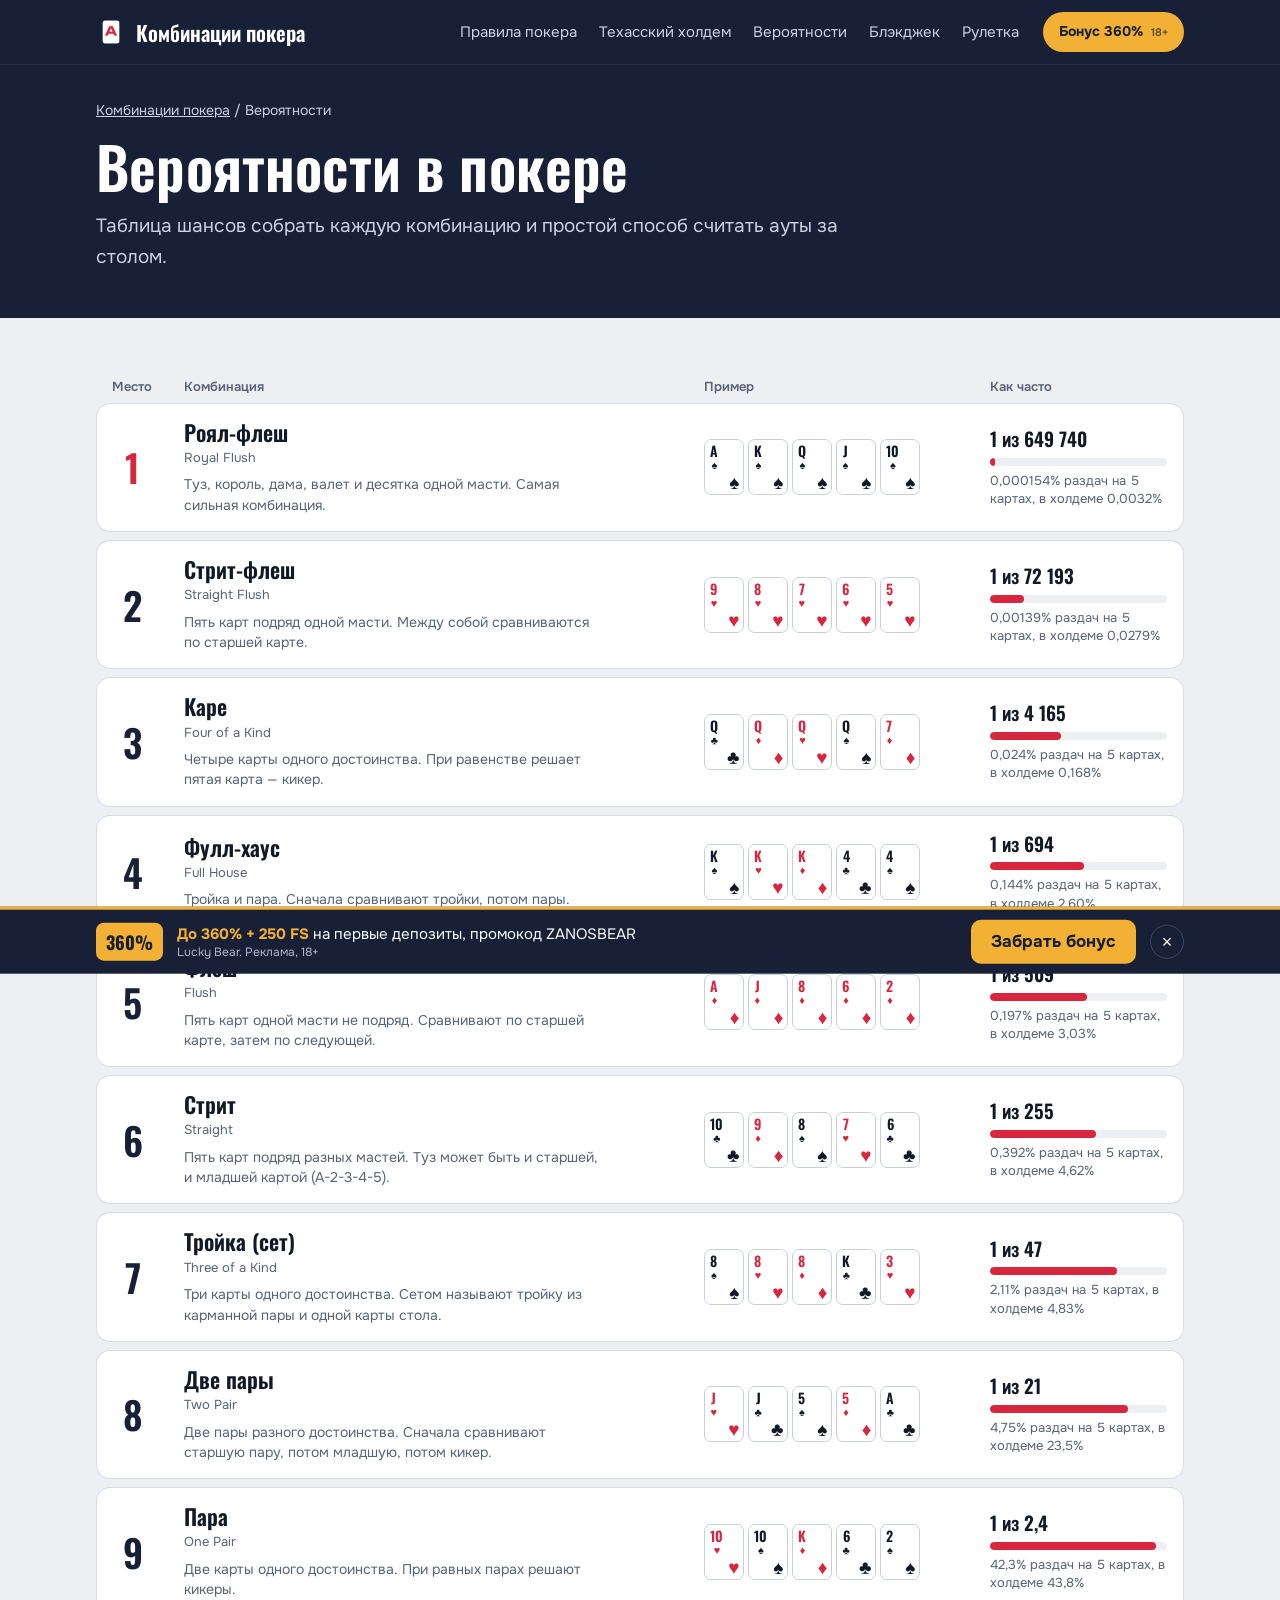
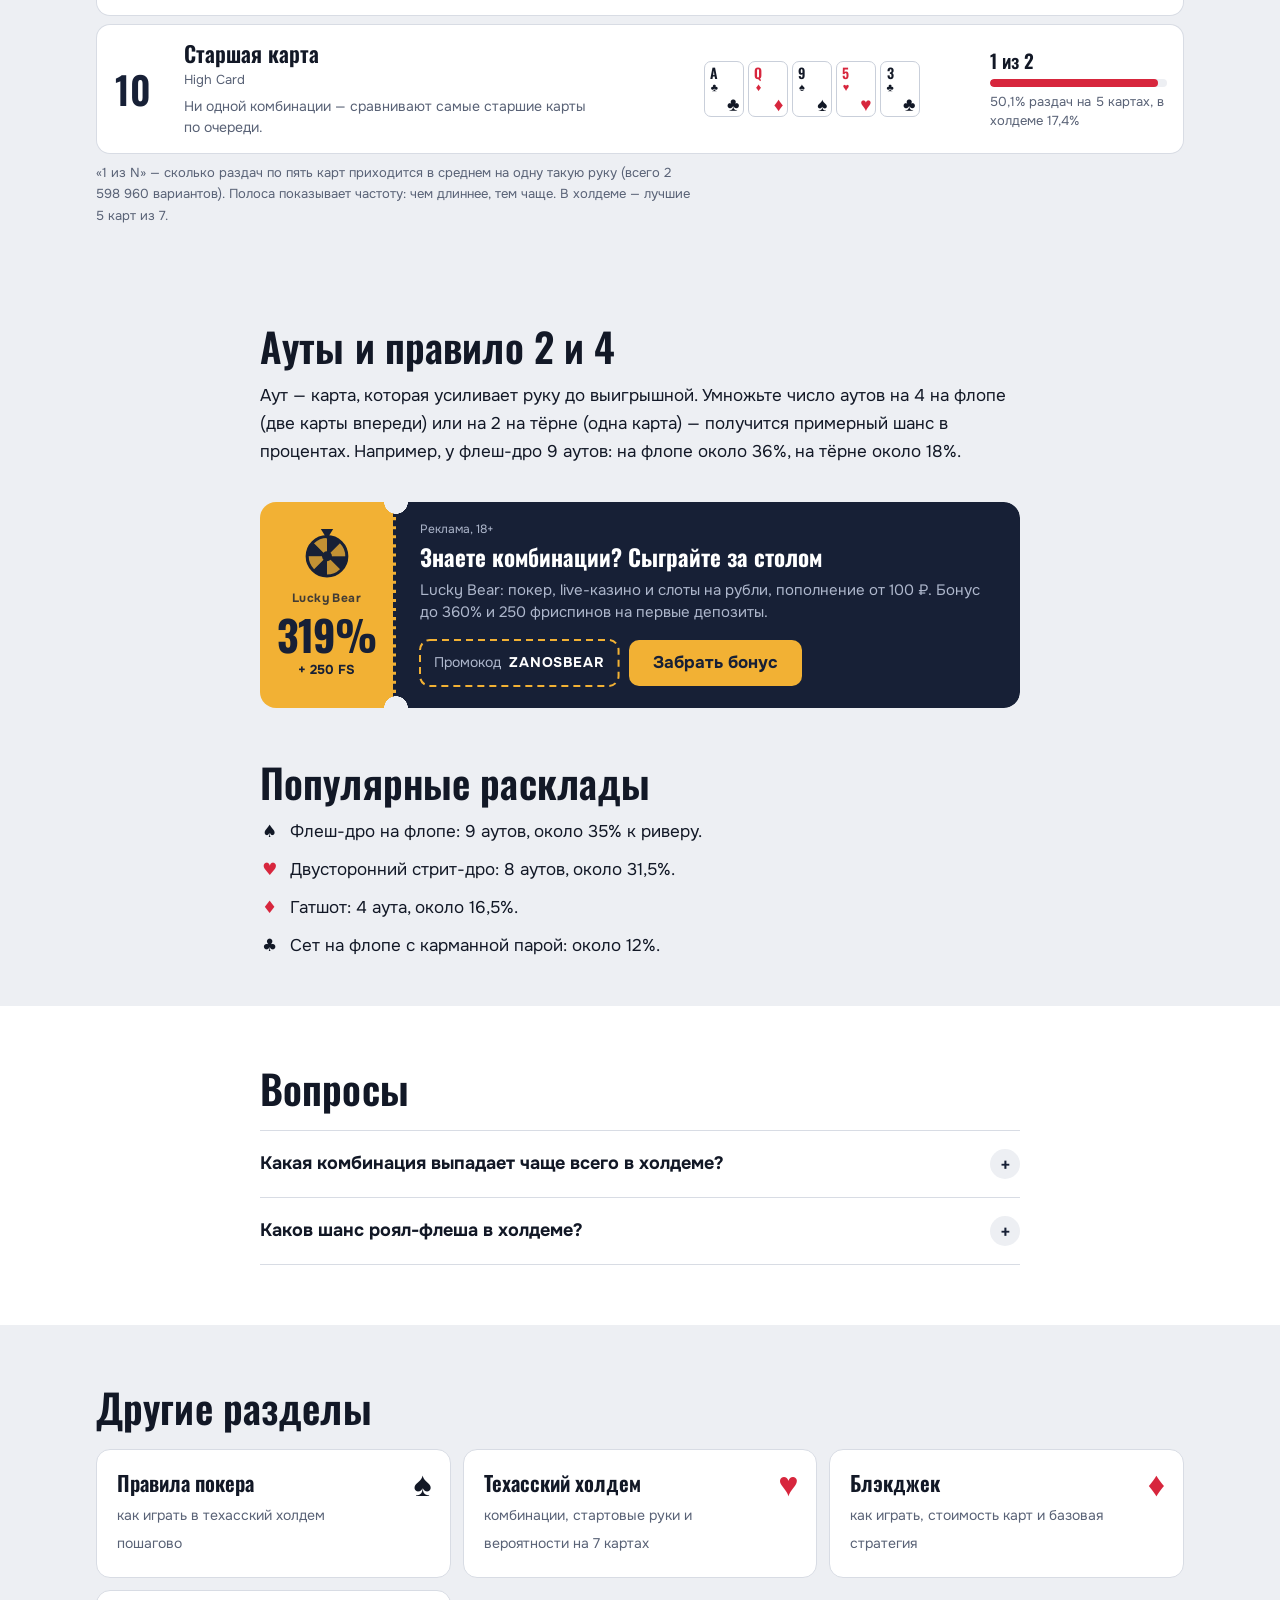
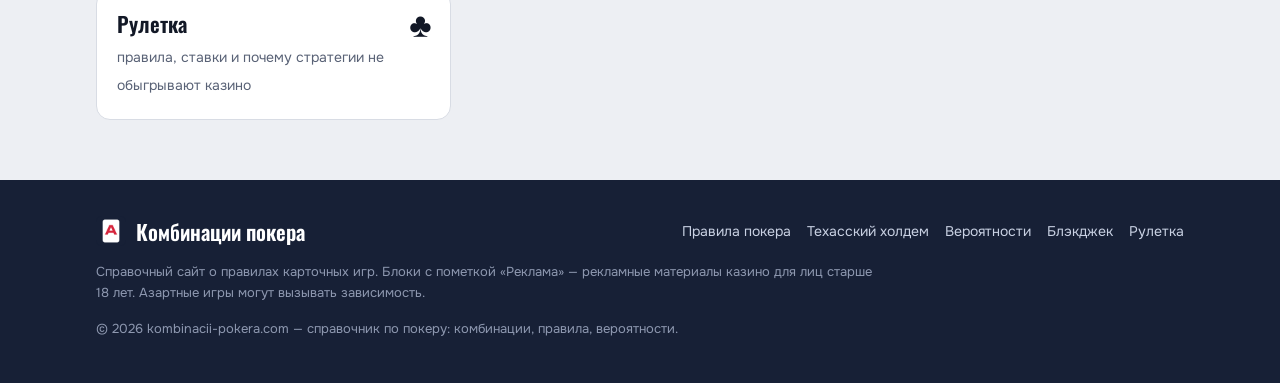
<file: veroyatnosti/index.html>
<!DOCTYPE html>
<html lang="ru">
<head>
<meta charset="utf-8" />
<meta name="viewport" content="width=device-width, initial-scale=1" />
<title>Вероятности в покере — таблица шансов комбинаций и правило 2 и 4</title>
<meta name="description" content="Вероятности комбинаций в покере: таблица для 5 и 7 карт, шанс собрать флеш и стрит на флопе, правило 2 и 4 для подсчёта аутов." />
<meta name="robots" content="index, follow, max-image-preview:large" />
<meta name="theme-color" content="#172036" />
<meta name="yandex-verification" content="bfbb67720492504c" />
<link rel="canonical" href="https://kombinacii-pokera.com/veroyatnosti/" />
<meta property="og:type" content="website" />
<meta property="og:site_name" content="Комбинации покера" />
<meta property="og:title" content="Вероятности в покере — таблица шансов комбинаций и правило 2 и 4" />
<meta property="og:description" content="Вероятности комбинаций в покере: таблица для 5 и 7 карт, шанс собрать флеш и стрит на флопе, правило 2 и 4 для подсчёта аутов." />
<meta property="og:url" content="https://kombinacii-pokera.com/veroyatnosti/" />
<meta property="og:image" content="https://kombinacii-pokera.com/assets/og.png" />
<meta property="og:locale" content="ru_RU" />
<link rel="icon" href="/favicon.ico" sizes="any" />
<link rel="apple-touch-icon" href="/assets/icon-180.png" />
<link rel="preconnect" href="https://fonts.googleapis.com" />
<link rel="preconnect" href="https://fonts.gstatic.com" crossorigin />
<link rel="stylesheet" href="https://fonts.googleapis.com/css2?family=Oswald:wght@500;600&family=Onest:wght@400;600;700&display=swap" />
<link rel="stylesheet" href="/assets/site.css?v=9" />
<script type="application/ld+json">{"@context": "https://schema.org", "@graph": [{"@type": "WebPage", "@id": "https://kombinacii-pokera.com/veroyatnosti/#page", "url": "https://kombinacii-pokera.com/veroyatnosti/", "name": "Вероятности в покере — таблица шансов комбинаций и правило 2 и 4", "description": "Вероятности комбинаций в покере: таблица для 5 и 7 карт, шанс собрать флеш и стрит на флопе, правило 2 и 4 для подсчёта аутов.", "inLanguage": "ru-RU", "isPartOf": {"@id": "https://kombinacii-pokera.com/#website"}}, {"@type": "BreadcrumbList", "itemListElement": [{"@type": "ListItem", "position": 1, "name": "Комбинации покера", "item": "https://kombinacii-pokera.com/"}, {"@type": "ListItem", "position": 2, "name": "Вероятности", "item": "https://kombinacii-pokera.com/veroyatnosti/"}]}, {"@type": "FAQPage", "@id": "https://kombinacii-pokera.com/veroyatnosti/#faq", "mainEntity": [{"@type": "Question", "name": "Какая комбинация выпадает чаще всего в холдеме?", "acceptedAnswer": {"@type": "Answer", "text": "Пара — примерно в 44% раздач на семи картах."}}, {"@type": "Question", "name": "Каков шанс роял-флеша в холдеме?", "acceptedAnswer": {"@type": "Answer", "text": "Около 0,0032%, примерно раз на 31 тысячу раздач."}}]}]}</script>
<!-- Yandex.Metrika counter --><script type="text/javascript">(function(m,e,t,r,i,k,a){m[i]=m[i]||function(){(m[i].a=m[i].a||[]).push(arguments)};m[i].l=1*new Date();for(var j=0;j<document.scripts.length;j++){if(document.scripts[j].src===r){return;}}k=e.createElement(t),a=e.getElementsByTagName(t)[0],k.async=1,k.src=r,a.parentNode.insertBefore(k,a)})(window,document,"script","https://mc.yandex.ru/metrika/tag.js?id=114197072","ym");ym(114197072,"init",{ssr:true,webvisor:false,clickmap:true,ecommerce:"dataLayer",accurateTrackBounce:true,trackLinks:true});</script><noscript><div><img src="https://mc.yandex.ru/watch/114197072" style="position:absolute;left:-9999px;" alt=""></div></noscript><!-- /Yandex.Metrika counter -->
</head>
<body class="poker">
<header class="top"><div class="wrap top__in"><a class="logo" href="/"><img src="/assets/icon-180.png" alt="" width="30" height="30" />Комбинации покера</a><nav class="nav" aria-label="Меню"><a href="/pravila/">Правила покера</a><a href="/holdem/">Техасский холдем</a><a href="/veroyatnosti/">Вероятности</a><a href="/blackjack/">Блэкджек</a><a href="/ruletka/">Рулетка</a></nav><a class="hcta" href="https://joyspin757.xyz/36ieun" target="_blank" rel="nofollow sponsored noopener">Бонус 360%<span class="hcta__a">18+</span></a></div></header>
<main><section class="phead"><div class="wrap"><nav class="crumbs"><a href="/">Комбинации покера</a> / Вероятности</nav>
<h1>Вероятности в покере</h1><p>Таблица шансов собрать каждую комбинацию и простой способ считать ауты за столом.</p></div></section><div class="wrap"><section class="wide"><table class="lad"><thead><tr><th>Место</th><th>Комбинация</th><th>Пример</th><th>Как часто</th></tr></thead><tbody><tr><td class="lad__n">1</td><td class="lad__h"><b>Роял-флеш</b><span class="lad__en">Royal Flush</span><small>Туз, король, дама, валет и десятка одной масти. Самая сильная комбинация.</small></td><td class="lad__c"><div class="cards"><span class="card" role="img" aria-label="A♠"><span class="card__i">A<i>♠︎</i></span><span class="card__s" aria-hidden="true">♠︎</span></span><span class="card" role="img" aria-label="K♠"><span class="card__i">K<i>♠︎</i></span><span class="card__s" aria-hidden="true">♠︎</span></span><span class="card" role="img" aria-label="Q♠"><span class="card__i">Q<i>♠︎</i></span><span class="card__s" aria-hidden="true">♠︎</span></span><span class="card" role="img" aria-label="J♠"><span class="card__i">J<i>♠︎</i></span><span class="card__s" aria-hidden="true">♠︎</span></span><span class="card" role="img" aria-label="10♠"><span class="card__i">10<i>♠︎</i></span><span class="card__s" aria-hidden="true">♠︎</span></span></div></td><td class="lad__p"><span class="odds">1 из 649 740</span><span class="meter" title="Частота: 0,000154%"><i style="width:3%"></i></span><small>0,000154% раздач на 5 картах, в холдеме 0,0032%</small></td></tr><tr><td class="lad__n">2</td><td class="lad__h"><b>Стрит-флеш</b><span class="lad__en">Straight Flush</span><small>Пять карт подряд одной масти. Между собой сравниваются по старшей карте.</small></td><td class="lad__c"><div class="cards"><span class="card r" role="img" aria-label="9♥"><span class="card__i">9<i>♥︎</i></span><span class="card__s" aria-hidden="true">♥︎</span></span><span class="card r" role="img" aria-label="8♥"><span class="card__i">8<i>♥︎</i></span><span class="card__s" aria-hidden="true">♥︎</span></span><span class="card r" role="img" aria-label="7♥"><span class="card__i">7<i>♥︎</i></span><span class="card__s" aria-hidden="true">♥︎</span></span><span class="card r" role="img" aria-label="6♥"><span class="card__i">6<i>♥︎</i></span><span class="card__s" aria-hidden="true">♥︎</span></span><span class="card r" role="img" aria-label="5♥"><span class="card__i">5<i>♥︎</i></span><span class="card__s" aria-hidden="true">♥︎</span></span></div></td><td class="lad__p"><span class="odds">1 из 72 193</span><span class="meter" title="Частота: 0,00139%"><i style="width:19%"></i></span><small>0,00139% раздач на 5 картах, в холдеме 0,0279%</small></td></tr><tr><td class="lad__n">3</td><td class="lad__h"><b>Каре</b><span class="lad__en">Four of a Kind</span><small>Четыре карты одного достоинства. При равенстве решает пятая карта — кикер.</small></td><td class="lad__c"><div class="cards"><span class="card" role="img" aria-label="Q♣"><span class="card__i">Q<i>♣︎</i></span><span class="card__s" aria-hidden="true">♣︎</span></span><span class="card r" role="img" aria-label="Q♦"><span class="card__i">Q<i>♦︎</i></span><span class="card__s" aria-hidden="true">♦︎</span></span><span class="card r" role="img" aria-label="Q♥"><span class="card__i">Q<i>♥︎</i></span><span class="card__s" aria-hidden="true">♥︎</span></span><span class="card" role="img" aria-label="Q♠"><span class="card__i">Q<i>♠︎</i></span><span class="card__s" aria-hidden="true">♠︎</span></span><span class="card r" role="img" aria-label="7♦"><span class="card__i">7<i>♦︎</i></span><span class="card__s" aria-hidden="true">♦︎</span></span></div></td><td class="lad__p"><span class="odds">1 из 4 165</span><span class="meter" title="Частота: 0,024%"><i style="width:40%"></i></span><small>0,024% раздач на 5 картах, в холдеме 0,168%</small></td></tr><tr><td class="lad__n">4</td><td class="lad__h"><b>Фулл-хаус</b><span class="lad__en">Full House</span><small>Тройка и пара. Сначала сравнивают тройки, потом пары.</small></td><td class="lad__c"><div class="cards"><span class="card" role="img" aria-label="K♠"><span class="card__i">K<i>♠︎</i></span><span class="card__s" aria-hidden="true">♠︎</span></span><span class="card r" role="img" aria-label="K♥"><span class="card__i">K<i>♥︎</i></span><span class="card__s" aria-hidden="true">♥︎</span></span><span class="card r" role="img" aria-label="K♦"><span class="card__i">K<i>♦︎</i></span><span class="card__s" aria-hidden="true">♦︎</span></span><span class="card" role="img" aria-label="4♣"><span class="card__i">4<i>♣︎</i></span><span class="card__s" aria-hidden="true">♣︎</span></span><span class="card" role="img" aria-label="4♠"><span class="card__i">4<i>♠︎</i></span><span class="card__s" aria-hidden="true">♠︎</span></span></div></td><td class="lad__p"><span class="odds">1 из 694</span><span class="meter" title="Частота: 0,144%"><i style="width:53%"></i></span><small>0,144% раздач на 5 картах, в холдеме 2,60%</small></td></tr><tr><td class="lad__n">5</td><td class="lad__h"><b>Флеш</b><span class="lad__en">Flush</span><small>Пять карт одной масти не подряд. Сравнивают по старшей карте, затем по следующей.</small></td><td class="lad__c"><div class="cards"><span class="card r" role="img" aria-label="A♦"><span class="card__i">A<i>♦︎</i></span><span class="card__s" aria-hidden="true">♦︎</span></span><span class="card r" role="img" aria-label="J♦"><span class="card__i">J<i>♦︎</i></span><span class="card__s" aria-hidden="true">♦︎</span></span><span class="card r" role="img" aria-label="8♦"><span class="card__i">8<i>♦︎</i></span><span class="card__s" aria-hidden="true">♦︎</span></span><span class="card r" role="img" aria-label="6♦"><span class="card__i">6<i>♦︎</i></span><span class="card__s" aria-hidden="true">♦︎</span></span><span class="card r" role="img" aria-label="2♦"><span class="card__i">2<i>♦︎</i></span><span class="card__s" aria-hidden="true">♦︎</span></span></div></td><td class="lad__p"><span class="odds">1 из 509</span><span class="meter" title="Частота: 0,197%"><i style="width:55%"></i></span><small>0,197% раздач на 5 картах, в холдеме 3,03%</small></td></tr><tr><td class="lad__n">6</td><td class="lad__h"><b>Стрит</b><span class="lad__en">Straight</span><small>Пять карт подряд разных мастей. Туз может быть и старшей, и младшей картой (A-2-3-4-5).</small></td><td class="lad__c"><div class="cards"><span class="card" role="img" aria-label="10♣"><span class="card__i">10<i>♣︎</i></span><span class="card__s" aria-hidden="true">♣︎</span></span><span class="card r" role="img" aria-label="9♦"><span class="card__i">9<i>♦︎</i></span><span class="card__s" aria-hidden="true">♦︎</span></span><span class="card" role="img" aria-label="8♠"><span class="card__i">8<i>♠︎</i></span><span class="card__s" aria-hidden="true">♠︎</span></span><span class="card r" role="img" aria-label="7♥"><span class="card__i">7<i>♥︎</i></span><span class="card__s" aria-hidden="true">♥︎</span></span><span class="card" role="img" aria-label="6♣"><span class="card__i">6<i>♣︎</i></span><span class="card__s" aria-hidden="true">♣︎</span></span></div></td><td class="lad__p"><span class="odds">1 из 255</span><span class="meter" title="Частота: 0,392%"><i style="width:60%"></i></span><small>0,392% раздач на 5 картах, в холдеме 4,62%</small></td></tr><tr><td class="lad__n">7</td><td class="lad__h"><b>Тройка (сет)</b><span class="lad__en">Three of a Kind</span><small>Три карты одного достоинства. Сетом называют тройку из карманной пары и одной карты стола.</small></td><td class="lad__c"><div class="cards"><span class="card" role="img" aria-label="8♠"><span class="card__i">8<i>♠︎</i></span><span class="card__s" aria-hidden="true">♠︎</span></span><span class="card r" role="img" aria-label="8♥"><span class="card__i">8<i>♥︎</i></span><span class="card__s" aria-hidden="true">♥︎</span></span><span class="card r" role="img" aria-label="8♦"><span class="card__i">8<i>♦︎</i></span><span class="card__s" aria-hidden="true">♦︎</span></span><span class="card" role="img" aria-label="K♣"><span class="card__i">K<i>♣︎</i></span><span class="card__s" aria-hidden="true">♣︎</span></span><span class="card r" role="img" aria-label="3♥"><span class="card__i">3<i>♥︎</i></span><span class="card__s" aria-hidden="true">♥︎</span></span></div></td><td class="lad__p"><span class="odds">1 из 47</span><span class="meter" title="Частота: 2,11%"><i style="width:72%"></i></span><small>2,11% раздач на 5 картах, в холдеме 4,83%</small></td></tr><tr><td class="lad__n">8</td><td class="lad__h"><b>Две пары</b><span class="lad__en">Two Pair</span><small>Две пары разного достоинства. Сначала сравнивают старшую пару, потом младшую, потом кикер.</small></td><td class="lad__c"><div class="cards"><span class="card r" role="img" aria-label="J♥"><span class="card__i">J<i>♥︎</i></span><span class="card__s" aria-hidden="true">♥︎</span></span><span class="card" role="img" aria-label="J♣"><span class="card__i">J<i>♣︎</i></span><span class="card__s" aria-hidden="true">♣︎</span></span><span class="card" role="img" aria-label="5♠"><span class="card__i">5<i>♠︎</i></span><span class="card__s" aria-hidden="true">♠︎</span></span><span class="card r" role="img" aria-label="5♦"><span class="card__i">5<i>♦︎</i></span><span class="card__s" aria-hidden="true">♦︎</span></span><span class="card" role="img" aria-label="A♣"><span class="card__i">A<i>♣︎</i></span><span class="card__s" aria-hidden="true">♣︎</span></span></div></td><td class="lad__p"><span class="odds">1 из 21</span><span class="meter" title="Частота: 4,75%"><i style="width:78%"></i></span><small>4,75% раздач на 5 картах, в холдеме 23,5%</small></td></tr><tr><td class="lad__n">9</td><td class="lad__h"><b>Пара</b><span class="lad__en">One Pair</span><small>Две карты одного достоинства. При равных парах решают кикеры.</small></td><td class="lad__c"><div class="cards"><span class="card r" role="img" aria-label="10♥"><span class="card__i">10<i>♥︎</i></span><span class="card__s" aria-hidden="true">♥︎</span></span><span class="card" role="img" aria-label="10♠"><span class="card__i">10<i>♠︎</i></span><span class="card__s" aria-hidden="true">♠︎</span></span><span class="card r" role="img" aria-label="K♦"><span class="card__i">K<i>♦︎</i></span><span class="card__s" aria-hidden="true">♦︎</span></span><span class="card" role="img" aria-label="6♣"><span class="card__i">6<i>♣︎</i></span><span class="card__s" aria-hidden="true">♣︎</span></span><span class="card" role="img" aria-label="2♠"><span class="card__i">2<i>♠︎</i></span><span class="card__s" aria-hidden="true">♠︎</span></span></div></td><td class="lad__p"><span class="odds">1 из 2,4</span><span class="meter" title="Частота: 42,3%"><i style="width:94%"></i></span><small>42,3% раздач на 5 картах, в холдеме 43,8%</small></td></tr><tr><td class="lad__n">10</td><td class="lad__h"><b>Старшая карта</b><span class="lad__en">High Card</span><small>Ни одной комбинации — сравнивают самые старшие карты по очереди.</small></td><td class="lad__c"><div class="cards"><span class="card" role="img" aria-label="A♣"><span class="card__i">A<i>♣︎</i></span><span class="card__s" aria-hidden="true">♣︎</span></span><span class="card r" role="img" aria-label="Q♦"><span class="card__i">Q<i>♦︎</i></span><span class="card__s" aria-hidden="true">♦︎</span></span><span class="card" role="img" aria-label="9♠"><span class="card__i">9<i>♠︎</i></span><span class="card__s" aria-hidden="true">♠︎</span></span><span class="card r" role="img" aria-label="5♥"><span class="card__i">5<i>♥︎</i></span><span class="card__s" aria-hidden="true">♥︎</span></span><span class="card" role="img" aria-label="3♣"><span class="card__i">3<i>♣︎</i></span><span class="card__s" aria-hidden="true">♣︎</span></span></div></td><td class="lad__p"><span class="odds">1 из 2</span><span class="meter" title="Частота: 50,1%"><i style="width:95%"></i></span><small>50,1% раздач на 5 картах, в холдеме 17,4%</small></td></tr></tbody></table><p class="note">«1 из N» — сколько раздач по пять карт приходится в среднем на одну такую руку (всего 2 598 960 вариантов). Полоса показывает частоту: чем длиннее, тем чаще. В холдеме — лучшие 5 карт из 7.</p></section><div class="col"><article class="art"><h2 id="s23929">Ауты и правило 2 и 4</h2><p>Аут — карта, которая усиливает руку до выигрышной. Умножьте число аутов на 4 на флопе (две карты впереди) или на 2 на тёрне (одна карта) — получится примерный шанс в процентах. Например, у флеш-дро 9 аутов: на флопе около 36%, на тёрне около 18%.</p><aside class="lbc"><div class="lbc__stub"><span class="lbc__wheel" aria-hidden="true"><svg viewBox="-20 -22 40 42"><g class="lbw"><path d="M0 0L0.00 -16.00A16 16 0 0 1 11.31 -11.31z" fill="currentColor" fill-opacity="1"/><path d="M0 0L11.31 -11.31A16 16 0 0 1 16.00 0.00z" fill="currentColor" fill-opacity=".22"/><path d="M0 0L16.00 0.00A16 16 0 0 1 11.31 11.31z" fill="currentColor" fill-opacity="1"/><path d="M0 0L11.31 11.31A16 16 0 0 1 0.00 16.00z" fill="currentColor" fill-opacity=".22"/><path d="M0 0L0.00 16.00A16 16 0 0 1 -11.31 11.31z" fill="currentColor" fill-opacity="1"/><path d="M0 0L-11.31 11.31A16 16 0 0 1 -16.00 0.00z" fill="currentColor" fill-opacity=".22"/><path d="M0 0L-16.00 0.00A16 16 0 0 1 -11.31 -11.31z" fill="currentColor" fill-opacity="1"/><path d="M0 0L-11.31 -11.31A16 16 0 0 1 -0.00 -16.00z" fill="currentColor" fill-opacity=".22"/></g><circle r="16" fill="none" stroke="currentColor" stroke-width="2.5"/><circle r="4" fill="currentColor"/><path d="M-5 -22h10l-5 8z" fill="currentColor"/></svg></span><span class="lbc__brand">Lucky Bear</span><b class="lbc__pct">360%</b><span class="lbc__fs">+ 250 FS</span></div><div class="lbc__main"><p class="lbc__ad">Реклама, 18+</p><p class="lbc__t">Знаете комбинации? Сыграйте за столом</p><p class="lbc__d">Lucky Bear: покер, live-казино и слоты на рубли, пополнение от 100 ₽. Бонус до 360% и 250 фриспинов на первые депозиты.</p><div class="lbc__row"><span class="lbc__code"><svg class="lbc__ants" aria-hidden="true"><rect width="100%" height="100%" rx="10"/></svg>Промокод <b>ZANOSBEAR</b></span><a class="lbc__go" href="https://joyspin757.xyz/36ieun" target="_blank" rel="nofollow sponsored noopener">Забрать бонус</a></div></div></aside><h2 id="s94463">Популярные расклады</h2><ul><li>Флеш-дро на флопе: 9 аутов, около 35% к риверу.</li><li>Двусторонний стрит-дро: 8 аутов, около 31,5%.</li><li>Гатшот: 4 аута, около 16,5%.</li><li>Сет на флопе с карманной парой: около 12%.</li></ul></article></div></div>
<section class="sec sec--paper"><div class="wrap"><div class="col"><h2 class="t">Вопросы</h2><div class="faq"><details><summary>Какая комбинация выпадает чаще всего в холдеме?</summary><p>Пара — примерно в 44% раздач на семи картах.</p></details><details><summary>Каков шанс роял-флеша в холдеме?</summary><p>Около 0,0032%, примерно раз на 31 тысячу раздач.</p></details></div></div></div></section>
<section class="sec"><div class="wrap"><h2 class="t">Другие разделы</h2><div class="hub"><a href="/pravila/"><b>Правила покера</b><span>как играть в техасский холдем пошагово</span></a><a href="/holdem/"><b>Техасский холдем</b><span>комбинации, стартовые руки и вероятности на 7 картах</span></a><a href="/blackjack/"><b>Блэкджек</b><span>как играть, стоимость карт и базовая стратегия</span></a><a href="/ruletka/"><b>Рулетка</b><span>правила, ставки и почему стратегии не обыгрывают казино</span></a></div></div></section></main>
<footer class="foot"><div class="wrap"><div class="foot__top"><a class="logo" href="/"><img src="/assets/icon-180.png" alt="" width="30" height="30" />Комбинации покера</a><nav class="foot__nav"><a href="/pravila/">Правила покера</a><a href="/holdem/">Техасский холдем</a><a href="/veroyatnosti/">Вероятности</a><a href="/blackjack/">Блэкджек</a><a href="/ruletka/">Рулетка</a></nav></div><p class="foot__note">Справочный сайт о правилах карточных игр. Блоки с пометкой «Реклама» — рекламные материалы казино для лиц старше 18 лет. Азартные игры могут вызывать зависимость.</p><p class="foot__copy">© 2026 kombinacii-pokera.com — справочник по покеру: комбинации, правила, вероятности.</p></div></footer>
<div class="lbbar" id="lbbar" role="complementary" aria-label="Реклама"><div class="lbbar__in"><span class="lbbadge">360%</span><div class="lbbar__t"><b>До 360% + 250 FS</b><span class="lbbar__d"> на первые депозиты, промокод ZANOSBEAR</span><small>Lucky Bear. Реклама, 18+</small></div><a class="lbbar__go" href="https://joyspin757.xyz/36ieun" target="_blank" rel="nofollow sponsored noopener">Забрать бонус</a><button class="lbbar__x" type="button" aria-label="Закрыть рекламу">×</button></div></div>
<script>(function(){if(!('IntersectionObserver' in window)||matchMedia('(prefers-reduced-motion: reduce)').matches)return;function spin(c){c.classList.remove('is-spin');void c.offsetWidth;c.classList.add('is-spin')}function count(c){var e=c.querySelector('.lbc__pct'),t0=null;if(!e)return;function f(t){t0=t0||t;var k=Math.min(1,(t-t0)/1100);e.textContent=Math.round(360*(1-Math.pow(1-k,3)))+'%';if(k<1)requestAnimationFrame(f);else{c.classList.add('is-pop')}}requestAnimationFrame(f)}var io=new IntersectionObserver(function(es){es.forEach(function(x){var c=x.target;if(!x.isIntersecting){c.__v=0;return}c.__v=1;if(!c.__d){c.__d=1;count(c);spin(c);setInterval(function(){if(c.__v)spin(c)},9000)}})},{threshold:.5});document.querySelectorAll('.lbc').forEach(function(c){io.observe(c)})})()</script><script>(function(){var b=document.getElementById('lbbar');if(!b)return;try{if(sessionStorage.getItem('lbx')){b.remove();return}}catch(e){}var on=false;function f(){var s=(window.scrollY||document.documentElement.scrollTop)>450;if(s!==on){on=s;b.classList.toggle('on',s);document.body.classList.toggle('has-lbbar',s)}}window.addEventListener('scroll',f,{passive:true});f();b.querySelector('.lbbar__x').addEventListener('click',function(){b.remove();document.body.classList.remove('has-lbbar');try{sessionStorage.setItem('lbx','1')}catch(e){}})})()</script>
</body>
</html>
</file>
<file: assets/site.css>
:root{--navy:#172036;--navy2:#222D48;--navy3:#3A4766;--red:#D7263D;--gold:#F2B134;--paper:#FFFFFF;--bg:#EDEFF3;--tx:#121826;--mt:#596276;--ln:#D8DCE4;--soft:#C9D1E3;
--lb-body:#172036;--lb-ink:#FFFFFF;--lb-mute:#AEB7CC;--lb-stub:#F2B134;--lb-stub-ink:#172036;--lb-btn:#F2B134;--lb-btn-ink:#172036;--lb-line:#3A4766;--lb-pulse:rgba(242,177,52,.55);--lb-display:Oswald,sans-serif}
*{box-sizing:border-box}html{-webkit-text-size-adjust:100%;scroll-padding-top:64px}
body{margin:0;background:var(--bg);color:var(--tx);font:17px/1.65 Onest,system-ui,sans-serif}
a{color:var(--navy)}img{max-width:100%;height:auto}
:focus-visible{outline:3px solid var(--gold);outline-offset:2px}
.wrap{max-width:1120px;margin:0 auto;padding:0 16px}
h1,h2,h3{font-family:Oswald,sans-serif;font-weight:600;letter-spacing:.003em}
/* шапка */
.top{background:var(--navy);border-bottom:1px solid var(--navy2)}
.top__in{display:flex;align-items:center;gap:24px;height:64px}
.logo{display:inline-flex;align-items:center;gap:10px;color:#fff;text-decoration:none;font:600 21px Oswald,sans-serif;white-space:nowrap}.logo img{width:30px;height:30px}
.nav{display:flex;gap:22px;margin-left:auto}.nav a{color:var(--soft);text-decoration:none;font-size:15px;white-space:nowrap}.nav a:hover{color:#fff}
/* карты */
.card{position:relative;display:inline-flex;flex:none;width:46px;height:64px;border-radius:7px;background:#fff;border:1px solid #C9CFDA;color:var(--tx);font-family:Oswald,sans-serif;font-weight:600;user-select:none}
.card.r{color:var(--red)}
.card__i{position:absolute;top:4px;left:5px;font-size:15px;line-height:1;text-align:center}
.card__i i{display:block;font-style:normal;font-size:12px;margin-top:1px}
.card__i--b{top:auto;left:auto;bottom:4px;right:5px;transform:rotate(180deg)}
.card__s{position:absolute;right:5px;bottom:5px;font-size:24px;line-height:1}
.cards{display:flex;gap:6px}
/* первый экран */
.hero{background:var(--navy);color:#fff;overflow:hidden}
.hero__in{display:grid;grid-template-columns:1.15fr .85fr;gap:32px;align-items:center;padding:60px 16px 70px}
.hero h1{font-size:clamp(40px,6vw,76px);line-height:1;margin:0 0 20px;text-wrap:balance}
.hero p{font-size:19px;line-height:1.55;color:var(--soft);margin:0 0 28px;max-width:32em}
.hero__btns{display:flex;gap:12px;flex-wrap:wrap}
.b{display:inline-flex;align-items:center;justify-content:center;min-height:50px;padding:0 24px;border-radius:10px;font-weight:700;text-decoration:none;font-size:16px}
.b--w{background:#fff;color:var(--navy)}.b--w:hover{background:var(--gold)}
.b--line{border:1.5px solid var(--navy3);color:#fff}.b--line:hover{border-color:#fff}
.fan{position:relative;height:330px}
.fan .card{position:absolute;left:50%;top:40px;width:132px;height:184px;margin-left:-66px;border-radius:12px;border:0;box-shadow:0 0 0 1px rgba(0,0,0,.15),0 10px 0 rgba(0,0,0,.18);transform-origin:50% 150%;transform:rotate(var(--r))}
.fan .card__i{top:10px;left:11px;font-size:30px}.fan .card__i i{font-size:22px}
.fan .card__i--b{top:auto;left:auto;bottom:10px;right:11px}
.fan .card__s{position:static;margin:auto;font-size:64px}
.fan .card--back{background:#fff;padding:9px}
.fan .card--back::before{content:"";flex:1;border-radius:6px;background:var(--red) url("/assets/back.svg") 0 0/16px 16px}
/* навигация по разделам */
.secnav{position:sticky;top:0;z-index:20;background:var(--paper);border-bottom:1px solid var(--ln)}
.secnav__in{display:flex;gap:4px;overflow-x:auto;padding:10px 16px;scrollbar-width:none}.secnav__in::-webkit-scrollbar{display:none}
.secnav a{flex:none;padding:8px 14px;border-radius:999px;color:var(--mt);text-decoration:none;font-size:14px;font-weight:600}
.secnav a:hover{background:var(--bg);color:var(--tx)}
/* лесенка комбинаций */
.wide{padding:52px 0 8px}
.wide h2,.art h2{font-size:clamp(28px,3.4vw,40px);line-height:1.1;margin:0 0 14px}
.wide>p{max-width:46em;margin:0 0 18px}
.lad{width:100%;border-collapse:separate;border-spacing:0 8px}
.lad thead th{font:600 13px Onest,sans-serif;color:var(--mt);text-align:left;padding:0 16px}
.lad td{background:var(--paper);padding:16px;vertical-align:middle;border-top:1px solid var(--ln);border-bottom:1px solid var(--ln)}
.lad td:first-child{border-left:1px solid var(--ln);border-radius:14px 0 0 14px}.lad td:last-child{border-right:1px solid var(--ln);border-radius:0 14px 14px 0}
.lad__n{width:72px;text-align:center;font:600 38px/1 Oswald,sans-serif;color:var(--navy)}
.lad tr:first-child .lad__n{color:var(--red)}
.lad__h b{display:block;font:600 22px/1.15 Oswald,sans-serif}
.lad__en{display:block;font-size:13px;color:var(--mt);margin-top:2px}
.lad__h small{display:block;font-size:14px;line-height:1.45;color:var(--mt);margin-top:6px;max-width:30em}
.lad__c .card{width:40px;height:56px}.lad__c .card__i{font-size:14px}.lad__c .card__i i{font-size:11px}.lad__c .card__s{font-size:19px;right:4px;bottom:4px}
.lad__c .cards{gap:4px}
.lad__p{width:210px}
.odds{display:block;font:600 19px/1.2 Oswald,sans-serif}
.meter{display:block;height:8px;border-radius:4px;background:var(--bg);margin:8px 0 6px;overflow:hidden}.meter i{display:block;height:100%;background:var(--red);border-radius:4px}
.lad__p small{display:block;font-size:13px;color:var(--mt);line-height:1.4}
.note{font-size:13px;color:var(--mt);margin:4px 0 0;max-width:60em}
/* текст */
.col{max-width:760px;margin:0 auto}
.art{padding:20px 0 30px}
.art h2{margin:52px 0 14px}
.art p{margin:0 0 14px}
.art ul,.art ol{list-style:none;padding:0;margin:0 0 16px}
.art li{position:relative;padding-left:30px;margin:10px 0}
.art ul li::before{position:absolute;left:2px;top:0;font-size:17px;content:"\2660\FE0E";color:var(--tx)}
.art ul li:nth-child(4n+2)::before{content:"\2665\FE0E";color:var(--red)}
.art ul li:nth-child(4n+3)::before{content:"\2666\FE0E";color:var(--red)}
.art ul li:nth-child(4n+4)::before{content:"\2663\FE0E"}
.art ol{counter-reset:o}.art ol li{counter-increment:o}
.art ol li::before{content:counter(o);position:absolute;left:0;top:3px;width:22px;height:22px;border-radius:50%;background:var(--navy);color:#fff;font:600 13px/22px Oswald,sans-serif;text-align:center}
/* тренажёр */
.quiz{margin:44px 0;padding:28px;border-radius:18px;background:var(--navy);color:#fff}
.quiz h2{margin:0 0 6px;color:#fff;font-size:30px}
.quiz>p{margin:0 0 20px;color:var(--soft);font-size:16px}
.quiz__hands{display:grid;grid-template-columns:1fr auto 1fr;gap:14px;align-items:center}
.quiz__h{display:flex;justify-content:center;padding:18px 10px;border-radius:12px;background:var(--navy2)}
.quiz__vs{font:600 18px Oswald,sans-serif;color:#7F8AA6}
.quiz .card{width:54px;height:76px}.quiz .card__i{font-size:17px}.quiz .card__s{font-size:28px}
.quiz__b{display:grid;grid-template-columns:repeat(3,1fr) auto;gap:8px;margin-top:16px}
.quiz button{min-height:48px;padding:0 16px;border:0;border-radius:10px;background:#fff;color:var(--navy);font:700 15px Onest,sans-serif;cursor:pointer}
.quiz button:hover{background:var(--gold)}
.quiz button.alt{background:none;border:1.5px solid var(--navy3);color:#fff}.quiz button.alt:hover{border-color:#fff;background:none}
.quiz__r{margin-top:14px;min-height:27px;font-weight:600}
.quiz__score{float:right;font:600 15px Oswald,sans-serif;color:var(--gold)}
#qpromo{display:none;margin:18px 0 0}#qpromo.on{display:grid}
/* вопросы и разделы */
.sec{padding:60px 0}.sec--paper{background:var(--paper)}
.sec h2.t{font-size:clamp(28px,3.4vw,40px);line-height:1.1;margin:0 0 20px}
.faq{border-top:1px solid var(--ln)}
.faq details{border-bottom:1px solid var(--ln)}
.faq summary{list-style:none;cursor:pointer;display:flex;align-items:center;justify-content:space-between;gap:16px;padding:18px 0;font-weight:700;font-size:18px}
.faq summary::-webkit-details-marker{display:none}
.faq summary::after{content:"+";flex:none;width:30px;height:30px;border-radius:50%;background:var(--bg);color:var(--navy);font:600 20px/30px Oswald,sans-serif;text-align:center}
.faq details[open] summary::after{content:"\2212";background:var(--navy);color:#fff}
.faq p{margin:0 0 18px;color:var(--mt);max-width:60ch}
.hub{display:grid;grid-template-columns:repeat(3,1fr);gap:12px}
.hub a{position:relative;display:block;min-height:128px;padding:20px 64px 20px 20px;border-radius:14px;background:var(--paper);border:1px solid var(--ln);text-decoration:none;color:var(--tx)}
.hub a:hover{border-color:var(--navy)}
.hub a::after{position:absolute;top:14px;right:18px;font:600 34px/1 Oswald,sans-serif;content:"\2660\FE0E"}
.hub a:nth-child(4n+2)::after{content:"\2665\FE0E";color:var(--red)}.hub a:nth-child(4n+3)::after{content:"\2666\FE0E";color:var(--red)}.hub a:nth-child(4n+4)::after{content:"\2663\FE0E"}
.hub b{display:block;font:600 21px/1.2 Oswald,sans-serif;margin-bottom:6px}.hub span{font-size:14px;color:var(--mt);line-height:1.45}
/* внутренние страницы */
.phead{background:var(--navy);color:#fff;padding:34px 0 44px}
.crumbs{font-size:14px;color:var(--soft);margin:0 0 14px}.crumbs a{color:var(--soft)}
.phead h1{font-size:clamp(34px,5vw,58px);line-height:1.05;margin:0 0 14px;text-wrap:balance}
.phead p{font-size:19px;color:var(--soft);margin:0;max-width:40em}
/* подвал */
.foot{background:var(--navy);color:var(--soft);padding:36px 0 44px}
.foot .logo{color:#fff}.foot__top{display:flex;justify-content:space-between;align-items:center;gap:16px;flex-wrap:wrap}
.foot__nav{display:flex;gap:16px;flex-wrap:wrap}.foot__nav a{color:var(--soft);text-decoration:none;font-size:14px}.foot__nav a:hover{color:#fff}
.foot__note,.foot__copy{font-size:13px;margin:14px 0 0;color:#8E98B0;max-width:60em}
@media(max-width:960px){.hero__in{grid-template-columns:1fr;padding:44px 16px 20px}.fan{height:250px;transform:scale(.8);transform-origin:50% 0;margin-bottom:-40px}.hub{grid-template-columns:1fr 1fr}}
@media(max-width:760px){.nav{display:none}
.lad thead{display:none}.lad,.lad tbody{display:block}
.lad tr{display:grid;grid-template-columns:44px 1fr;column-gap:12px;background:var(--paper);border:1px solid var(--ln);border-radius:14px;padding:14px;margin-bottom:8px}
.lad td{display:block;border:0!important;border-radius:0!important;padding:0;background:none}
.lad__n{grid-row:span 3;width:auto;font-size:28px;text-align:left}.lad__c{margin:10px 0}.lad__p{width:auto}
.quiz{padding:20px 16px}.quiz__hands{grid-template-columns:1fr}.quiz__vs{text-align:center}
.quiz .card{width:46px;height:66px}.quiz .card__s{font-size:22px}
.quiz__b{grid-template-columns:repeat(3,1fr)}.quiz__b .alt{grid-column:1/-1}}
@media(max-width:560px){.hub{grid-template-columns:1fr}.hero h1{font-size:40px}.lad__c .card{width:36px;height:50px}.lad__c .card__s{font-size:17px}}

/* живость: тренажёр, веер, полосы редкости */
.quiz .card.is-deal{animation:carddeal .5s cubic-bezier(.25,1.3,.5,1) both;animation-delay:calc(var(--i,0)*55ms)}
@keyframes carddeal{from{opacity:0;transform:translateY(-26px) rotate(-10deg) scale(.7)}}
.quiz__h{transition:box-shadow .3s ease,opacity .3s ease,transform .3s ease}
.quiz__h.is-win{box-shadow:0 0 0 3px var(--gold);transform:scale(1.03)}
.quiz__h.is-lose{opacity:.45}
.quiz button.is-ok{background:var(--gold);color:var(--navy);animation:qok .4s ease-out}
.quiz button.is-bad{background:var(--red);color:#fff;animation:qbad .42s ease-out}
@keyframes qok{50%{transform:scale(1.07)}}
@keyframes qbad{20%,60%{transform:translateX(-6px)}40%,80%{transform:translateX(6px)}}
.quiz__score.is-pop{display:inline-block;animation:qpop .45s ease-out}
@keyframes qpop{40%{transform:scale(1.35)}}
.quiz__r.is-new{animation:qin .3s ease-out}
@keyframes qin{from{opacity:0;transform:translateY(5px)}}
.quiz button.alt.is-next{border-color:var(--gold);animation:qnext 1.8s ease-in-out infinite}
@keyframes qnext{50%{box-shadow:0 0 0 5px rgba(242,177,52,.25)}}
#qpromo.on{animation:qpromo .5s .25s both,lbfloat 2.6s 1s ease-in-out infinite}
@keyframes qpromo{from{opacity:0;transform:translateY(18px)}}
.fan .card{animation:fanin .8s cubic-bezier(.3,1.25,.5,1) both}
.fan .card:nth-child(2){animation-delay:.08s}.fan .card:nth-child(3){animation-delay:.16s}.fan .card:nth-child(4){animation-delay:.24s}.fan .card:nth-child(5){animation-delay:.32s}.fan .card:nth-child(6){animation-delay:.4s}
@keyframes fanin{from{opacity:0;transform:translateY(30px) rotate(0deg)}}
.js-anim .lad .meter i{transform:scaleX(0);transform-origin:left center;transition:transform .9s cubic-bezier(.2,.7,.2,1)}
.js-anim .lad.is-in .meter i{transform:none}
.js-anim .lad tbody tr:nth-child(1) .meter i{transition-delay:0ms}.js-anim .lad tbody tr:nth-child(2) .meter i{transition-delay:70ms}.js-anim .lad tbody tr:nth-child(3) .meter i{transition-delay:140ms}.js-anim .lad tbody tr:nth-child(4) .meter i{transition-delay:210ms}.js-anim .lad tbody tr:nth-child(5) .meter i{transition-delay:280ms}.js-anim .lad tbody tr:nth-child(6) .meter i{transition-delay:350ms}.js-anim .lad tbody tr:nth-child(7) .meter i{transition-delay:420ms}.js-anim .lad tbody tr:nth-child(8) .meter i{transition-delay:490ms}.js-anim .lad tbody tr:nth-child(9) .meter i{transition-delay:560ms}.js-anim .lad tbody tr:nth-child(10) .meter i{transition-delay:630ms}

/* ---- Lucky Bear: купон ---- */
.lbc{--cut:136px;display:grid;grid-template-columns:var(--cut) 1fr;margin:36px 0;border-radius:16px;background:var(--lb-body);color:var(--lb-ink);
 -webkit-mask:radial-gradient(circle 12px at var(--cut) 0,#0000 97%,#000) top/100% 51% no-repeat,radial-gradient(circle 12px at var(--cut) 100%,#0000 97%,#000) bottom/100% 51% no-repeat;
 mask:radial-gradient(circle 12px at var(--cut) 0,#0000 97%,#000) top/100% 51% no-repeat,radial-gradient(circle 12px at var(--cut) 100%,#0000 97%,#000) bottom/100% 51% no-repeat}
.lbc{animation:lbfloat 2.6s ease-in-out infinite;will-change:transform}.lbc:hover,.lbc:focus-within{animation-play-state:paused}
@keyframes lbfloat{0%,100%{transform:translateY(0)}50%{transform:translateY(-10px)}}
.lbc__stub{display:flex;flex-direction:column;align-items:center;justify-content:center;gap:4px;padding:20px 10px;background:var(--lb-stub);color:var(--lb-stub-ink);border-right:3px dashed var(--lb-body);text-align:center}
.lbc__brand{font-size:12px;font-weight:700;letter-spacing:.04em;opacity:.8;margin-bottom:2px;white-space:nowrap}
.lbc__pct{font:700 42px/0.95 var(--lb-display);letter-spacing:-.02em}
.lbc__fs{font-size:13px;font-weight:700;white-space:nowrap}
.lbc__main{padding:20px 24px 22px}
.lbc .lbc__ad{margin:0 0 6px;font-size:12px;line-height:1.3;color:var(--lb-mute)}
.lbc .lbc__t{margin:0;font:700 23px/1.18 var(--lb-display);color:var(--lb-ink)}
.lbc .lbc__d{margin:8px 0 16px;font-size:15px;line-height:1.5;color:var(--lb-mute)}
.lbc__row{display:flex;align-items:center;gap:10px;flex-wrap:wrap}
.lbc__code{position:relative;display:inline-flex;align-items:center;gap:8px;min-height:46px;padding:0 14px;border-radius:10px;font-size:14px;color:var(--lb-mute)}
.lbc__ants{position:absolute;inset:0;width:100%;height:100%;overflow:visible;pointer-events:none}
.lbc__ants rect{fill:none;stroke:var(--lb-accent,var(--lb-stub));stroke-width:2;stroke-dasharray:7 5;animation:lbants 1.1s linear infinite}
@keyframes lbants{to{stroke-dashoffset:-24}}
.lbc__wheel{display:block;width:50px;height:52px;margin-bottom:4px}.lbc__wheel svg{display:block;width:100%;height:100%;overflow:visible}
.lbw{transform-box:view-box;transform-origin:20px 22px;transform:rotate(0)}
.lbc.is-spin .lbw{animation:lbspin 1.8s cubic-bezier(.12,.7,.18,1)}
@keyframes lbspin{to{transform:rotate(1102.5deg)}}
.lbc__pct{display:inline-block}.lbc.is-pop .lbc__pct{animation:lbpop .5s cubic-bezier(.3,1.6,.5,1)}
@keyframes lbpop{40%{transform:scale(1.18)}100%{transform:none}}
.lbc__code b{color:var(--lb-ink);letter-spacing:.06em}
.lbc__go,.lbm__go,.hcta{animation:lbpulse 2.8s ease-out 1.2s infinite,lbnudge 5s ease-in-out 2.5s infinite}.lbbar__go{animation:lbnudge 5s ease-in-out 2.5s infinite}
@keyframes lbnudge{0%,82%,100%{transform:none}85%{transform:translateX(-4px) rotate(-1.5deg)}88%{transform:translateX(4px) rotate(1.5deg)}91%{transform:translateX(-3px)}94%{transform:translateX(2px)}}
.lbc__go{display:inline-flex;align-items:center;justify-content:center;min-height:46px;padding:0 24px;border-radius:10px;background:var(--lb-btn);color:var(--lb-btn-ink)!important;font-weight:700;text-decoration:none;white-space:nowrap}
.lbc__go:hover,.lbm__go:hover,.lbbar__go:hover,.hcta:hover{background:var(--lb-ink);color:var(--lb-body)!important}
.lbc--stack{grid-template-columns:1fr;-webkit-mask:none;mask:none;margin:16px 0 0}
.lbc--stack .lbc__stub{flex-direction:row;justify-content:flex-start;align-items:baseline;gap:10px;padding:14px 18px;border-right:0;border-bottom:3px dashed var(--lb-body)}
.lbc--stack .lbc__stub{flex-wrap:wrap;row-gap:2px;column-gap:8px;padding:12px 14px}.lbc--stack .lbc__brand{margin:0;white-space:nowrap}.lbc--stack .lbc__wheel{width:26px;height:28px;margin:0;align-self:center}.lbc--stack .lbc__pct{font-size:25px}
.lbc--stack .lbc__main{padding:16px 18px 18px}.lbc.lbc--stack .lbc__t{font-size:20px}.lbc--stack .lbc__go{flex:1}
@keyframes lbpulse{0%{box-shadow:0 0 0 0 var(--lb-pulse)}70%,100%{box-shadow:0 0 0 12px transparent}}
.lbbar .lbbadge{animation:lbhop 4s ease-in-out 1s infinite}
@keyframes lbhop{0%,80%,100%{transform:none}86%{transform:translateY(-6px) rotate(-4deg)}92%{transform:translateY(0) rotate(2deg)}}
.lbbadge{flex:none;display:inline-flex;align-items:center;min-height:38px;padding:0 10px;border-radius:8px;background:var(--lb-stub);color:var(--lb-stub-ink);font:700 18px/1 var(--lb-display)}
/* ---- мини-плашка ---- */
.lbm{display:flex;flex-wrap:wrap;align-items:center;gap:12px;padding:12px;border-radius:12px;background:var(--lb-body);color:var(--lb-ink)}
.lbm__t{flex:1 1 150px;min-width:0;font-size:15px;line-height:1.35;font-weight:600}.lbm__t small{display:block;font-size:12px;font-weight:400;color:var(--lb-mute)}
.lbm__go{flex:1 0 auto;display:inline-flex;align-items:center;justify-content:center;min-height:42px;padding:0 16px;border-radius:9px;background:var(--lb-btn);color:var(--lb-btn-ink)!important;font-weight:700;text-decoration:none;font-size:15px}
/* ---- кнопка в шапке ---- */
.hcta{flex:none;display:inline-flex;align-items:center;gap:8px;min-height:40px;padding:0 16px;border-radius:999px;background:var(--lb-btn);color:var(--lb-btn-ink)!important;font-weight:700;font-size:14px;text-decoration:none;white-space:nowrap}
.hcta__a{font-size:11px;font-weight:600;opacity:.7}
/* ---- липкая плашка ---- */
.lbbar{position:fixed;left:0;right:0;bottom:0;z-index:50;background:var(--lb-body);border-top:3px solid var(--lb-stub);transform:translateY(110%);transition:transform .45s cubic-bezier(.3,1.5,.5,1)}
.lbbar.on{transform:none}
.lbbar__in{max-width:1120px;margin:0 auto;padding:10px 16px;display:flex;align-items:center;gap:14px}
.lbbar__t{flex:1;min-width:0;color:var(--lb-ink);font-size:15px;line-height:1.35}.lbbar__t b{color:var(--lb-accent,var(--lb-stub))}
.lbbar__t small{display:block;color:var(--lb-mute);font-size:12px}
.lbbar__go{flex:none;display:inline-flex;align-items:center;min-height:44px;padding:0 20px;border-radius:10px;background:var(--lb-btn);color:var(--lb-btn-ink)!important;font-weight:700;text-decoration:none;white-space:nowrap}
.lbbar__x{flex:none;width:34px;height:34px;border:1.5px solid var(--lb-line);border-radius:50%;background:none;color:var(--lb-ink);font-size:18px;line-height:1;cursor:pointer}
body.has-lbbar{padding-bottom:72px}
@media(max-width:760px){.hcta{margin-left:auto;min-height:36px;font-size:13px;padding:0 12px}.lbbar__in{gap:10px;padding:8px 12px}.lbbar .lbbadge,.lbbar__d{display:none}.lbbar__t{font-size:14px}.lbbar__go{padding:0 14px}body.has-lbbar{padding-bottom:64px}}
@media(max-width:560px){.lbbar__in{position:relative;gap:12px;padding:12px 40px 12px 14px}.lbbar__t{font-size:15px;line-height:1.25}.lbbar__t b{display:block;font-size:17px;white-space:nowrap}.lbbar__t small{margin-top:3px;font-size:11.5px}.lbbar__go{min-height:46px;padding:0 16px;font-size:15px}.lbbar__x{position:absolute;top:50%;right:6px;width:28px;height:28px;margin-top:-14px;border:0;font-size:22px;color:var(--lb-mute)}body.has-lbbar{padding-bottom:76px}}
@media(max-width:560px){.lbc{--cut:100px}.lbc__wheel{width:32px;height:34px}.lbc__pct{font-size:28px}.lbc__brand{font-size:10px}.lbc__main{padding:16px}.lbc .lbc__t{font-size:19px}.lbc__go{flex:1}.lbc__code{flex:1;justify-content:center}}
@media(prefers-reduced-motion:reduce){.lbc__go,.lbm__go,.hcta{animation:lbpulse 2.8s ease-out 1.2s infinite}.lbbar__go{animation:none}.lbbar .lbbadge,.lbc.is-spin .lbw,.lbc.is-pop .lbc__pct{animation:none}.lbbar{transition:none}}
</file>
